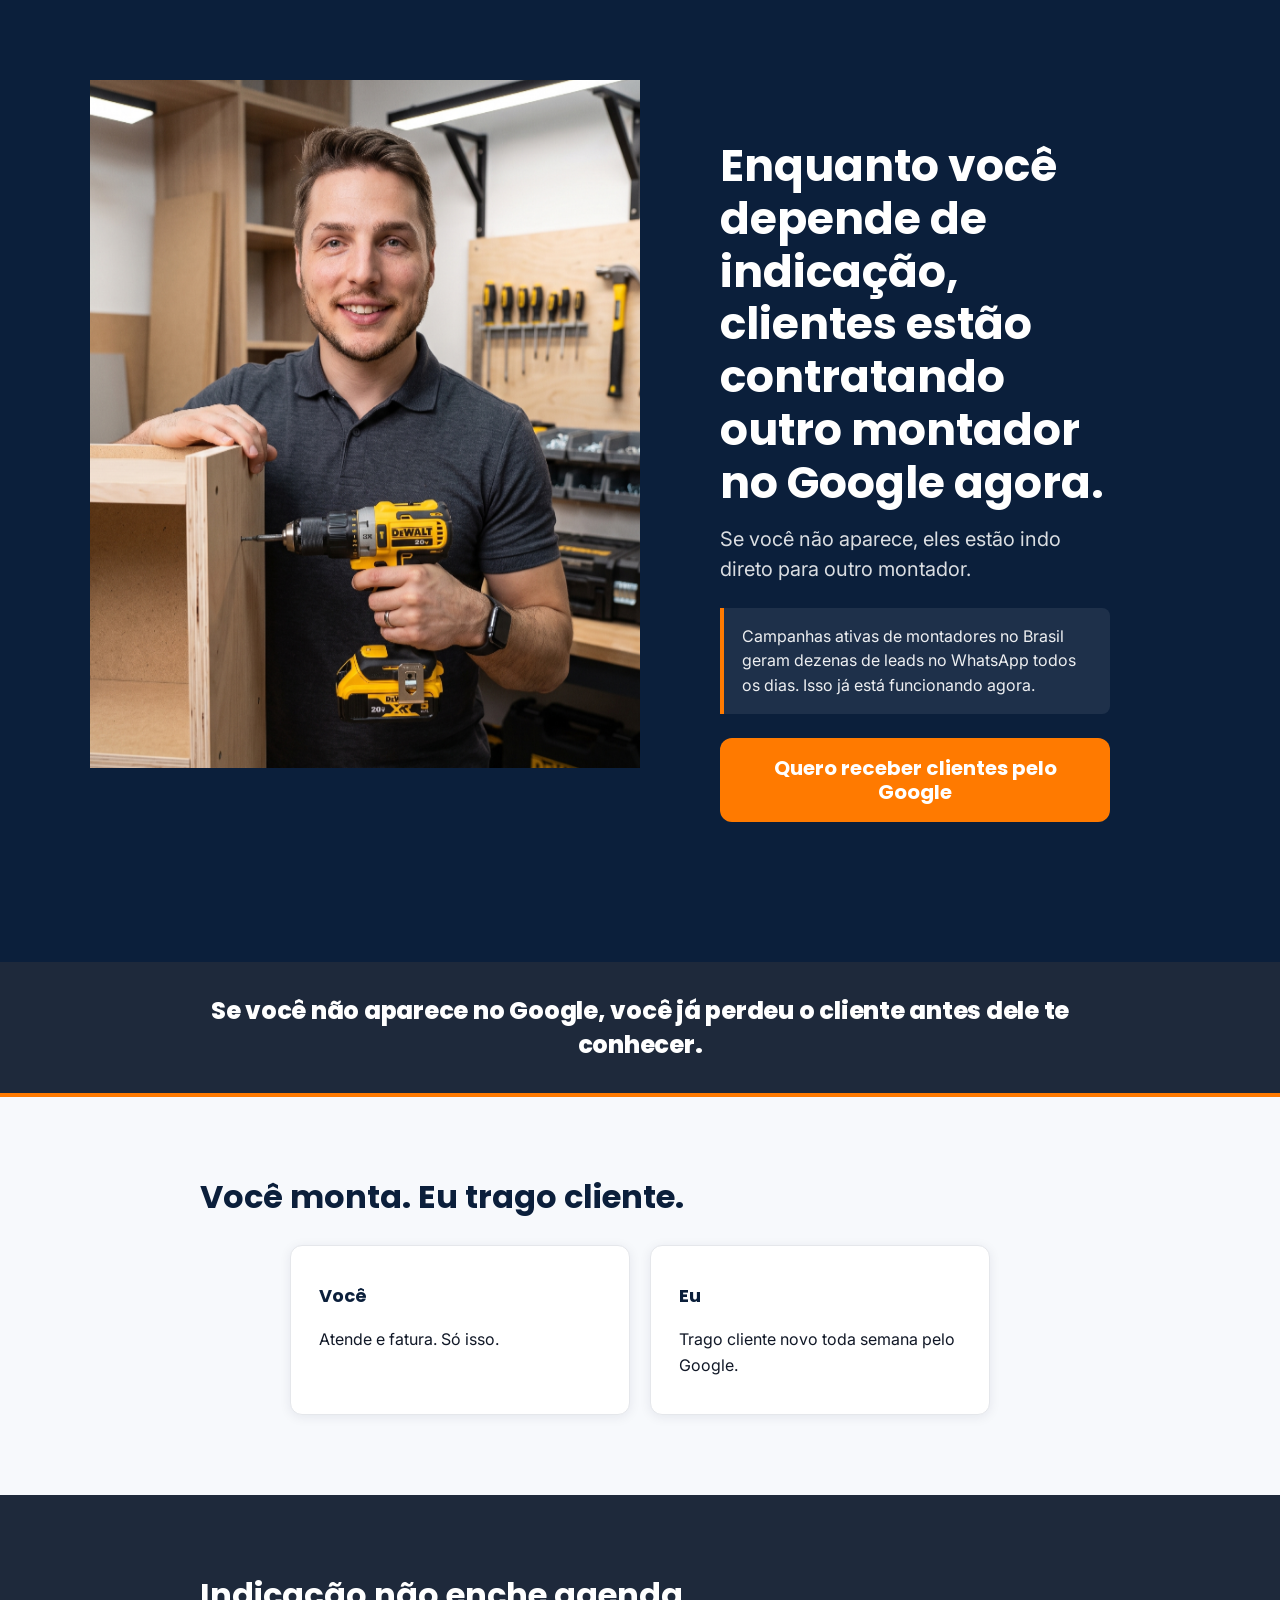
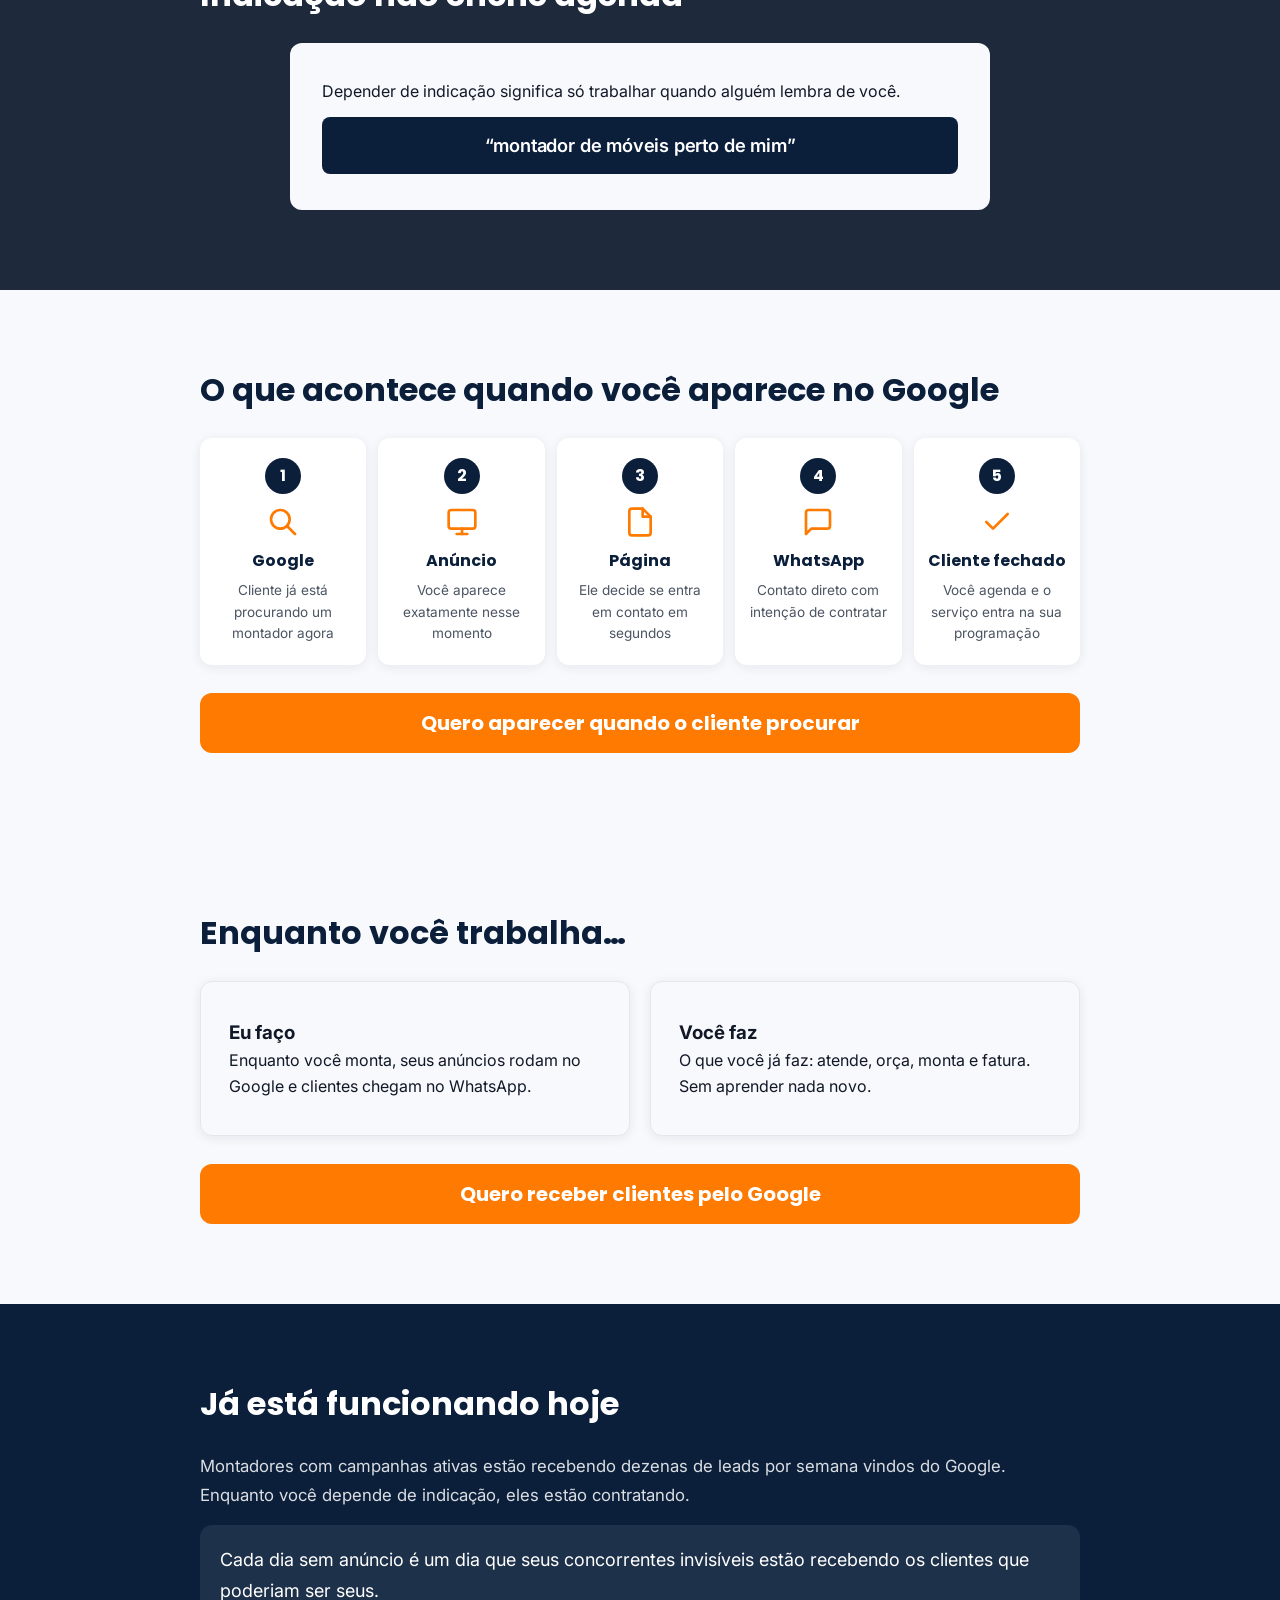
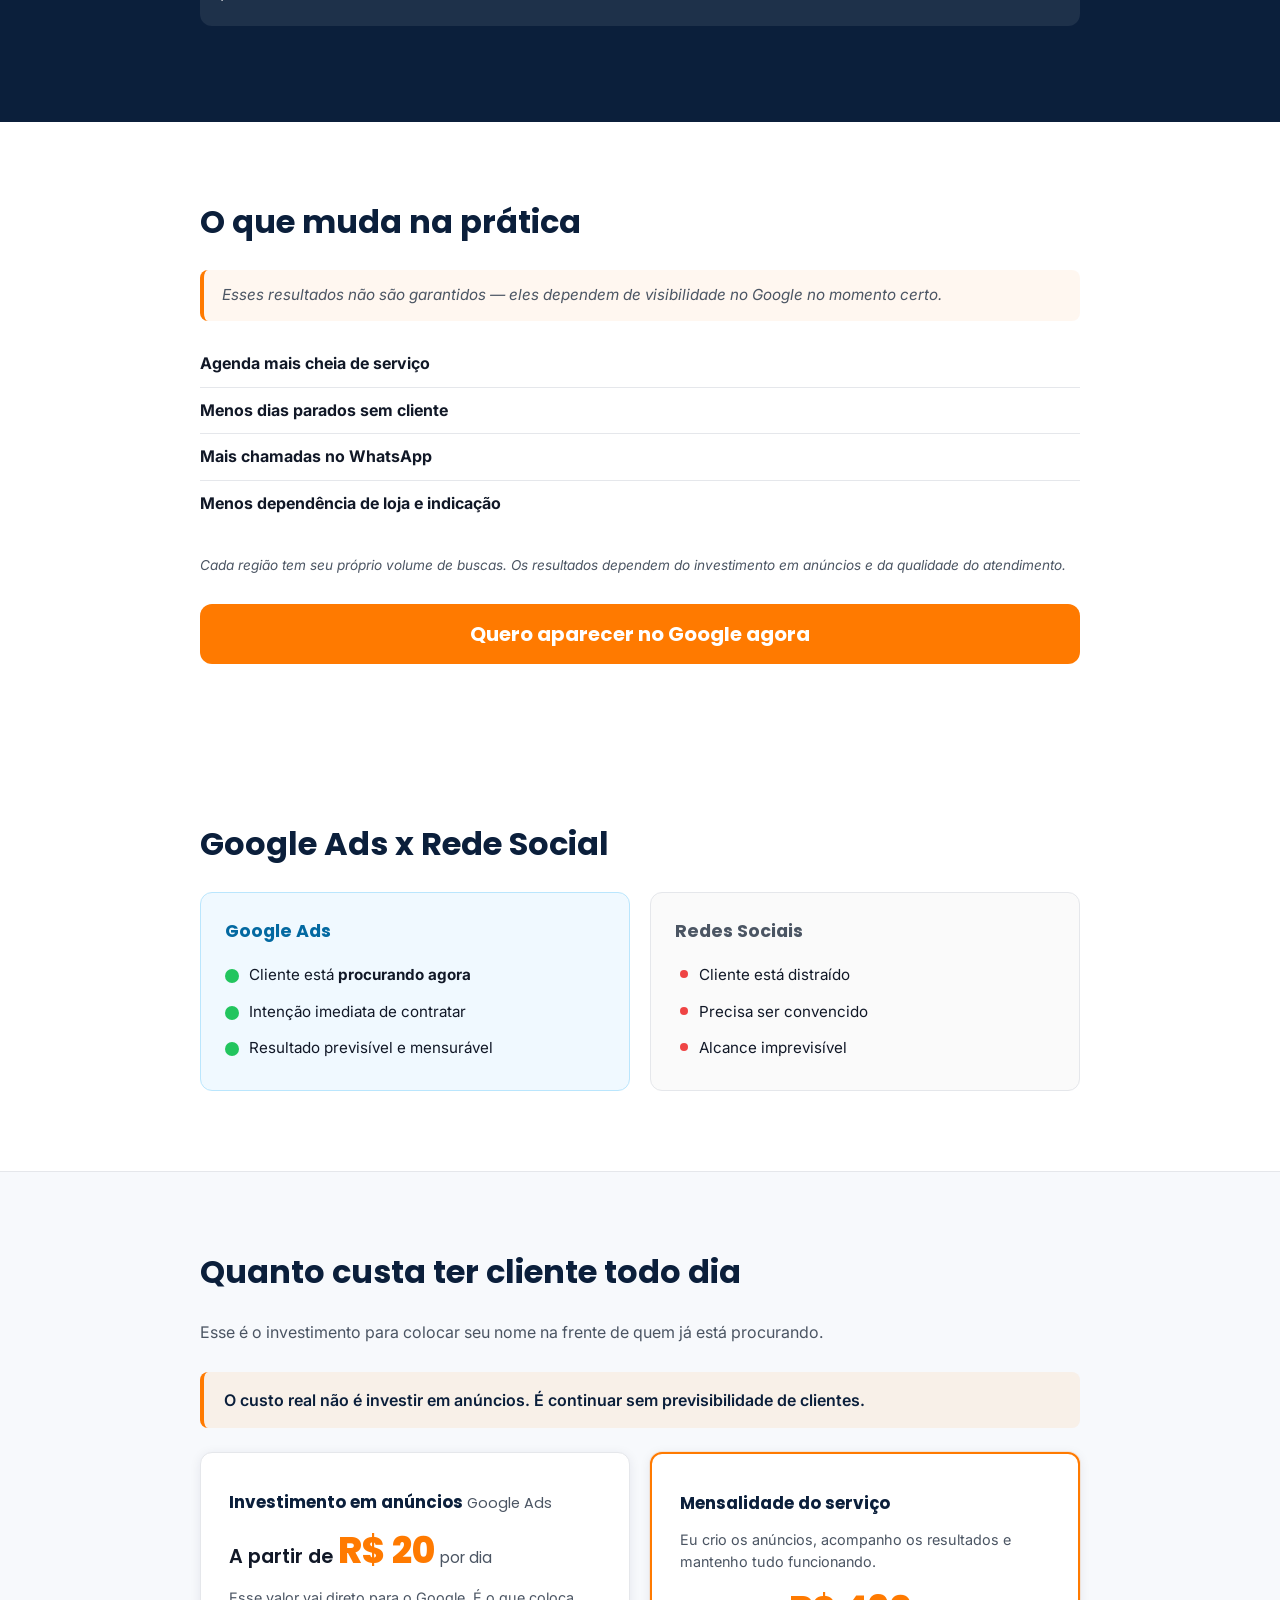
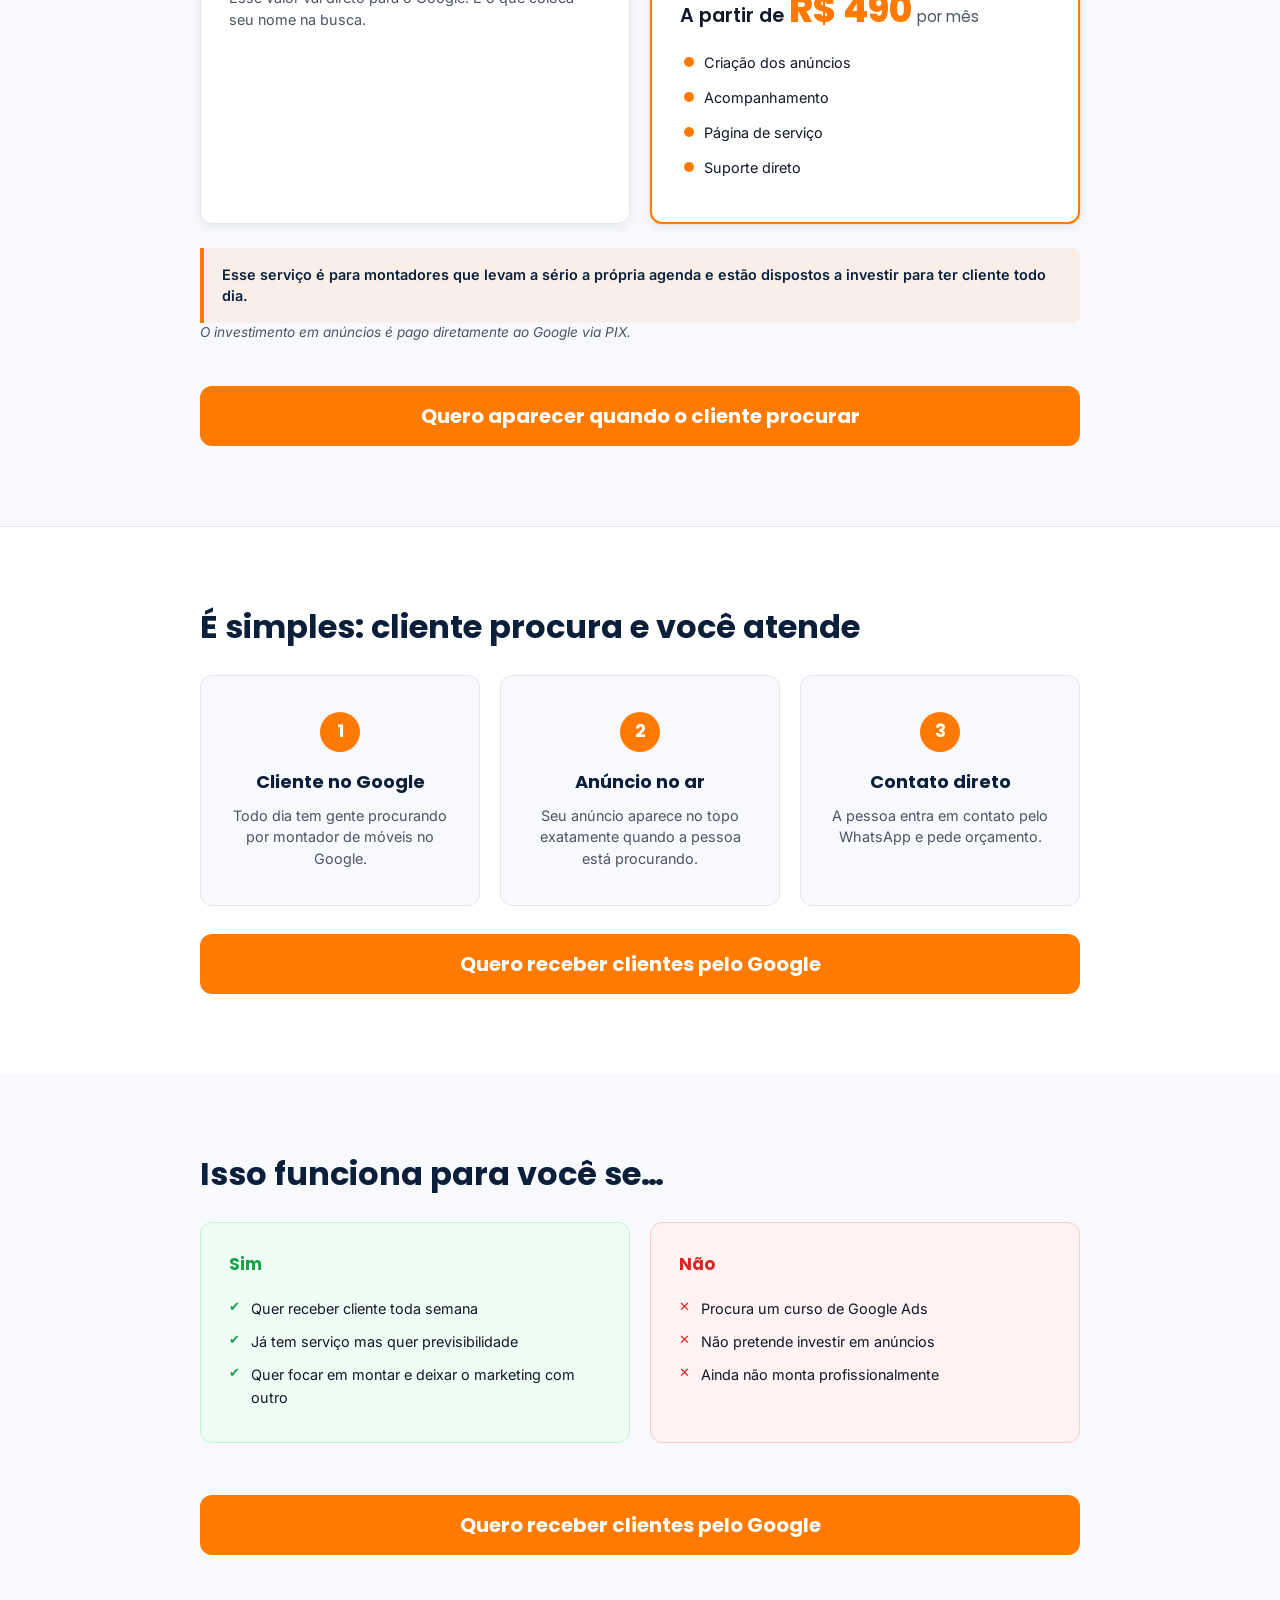
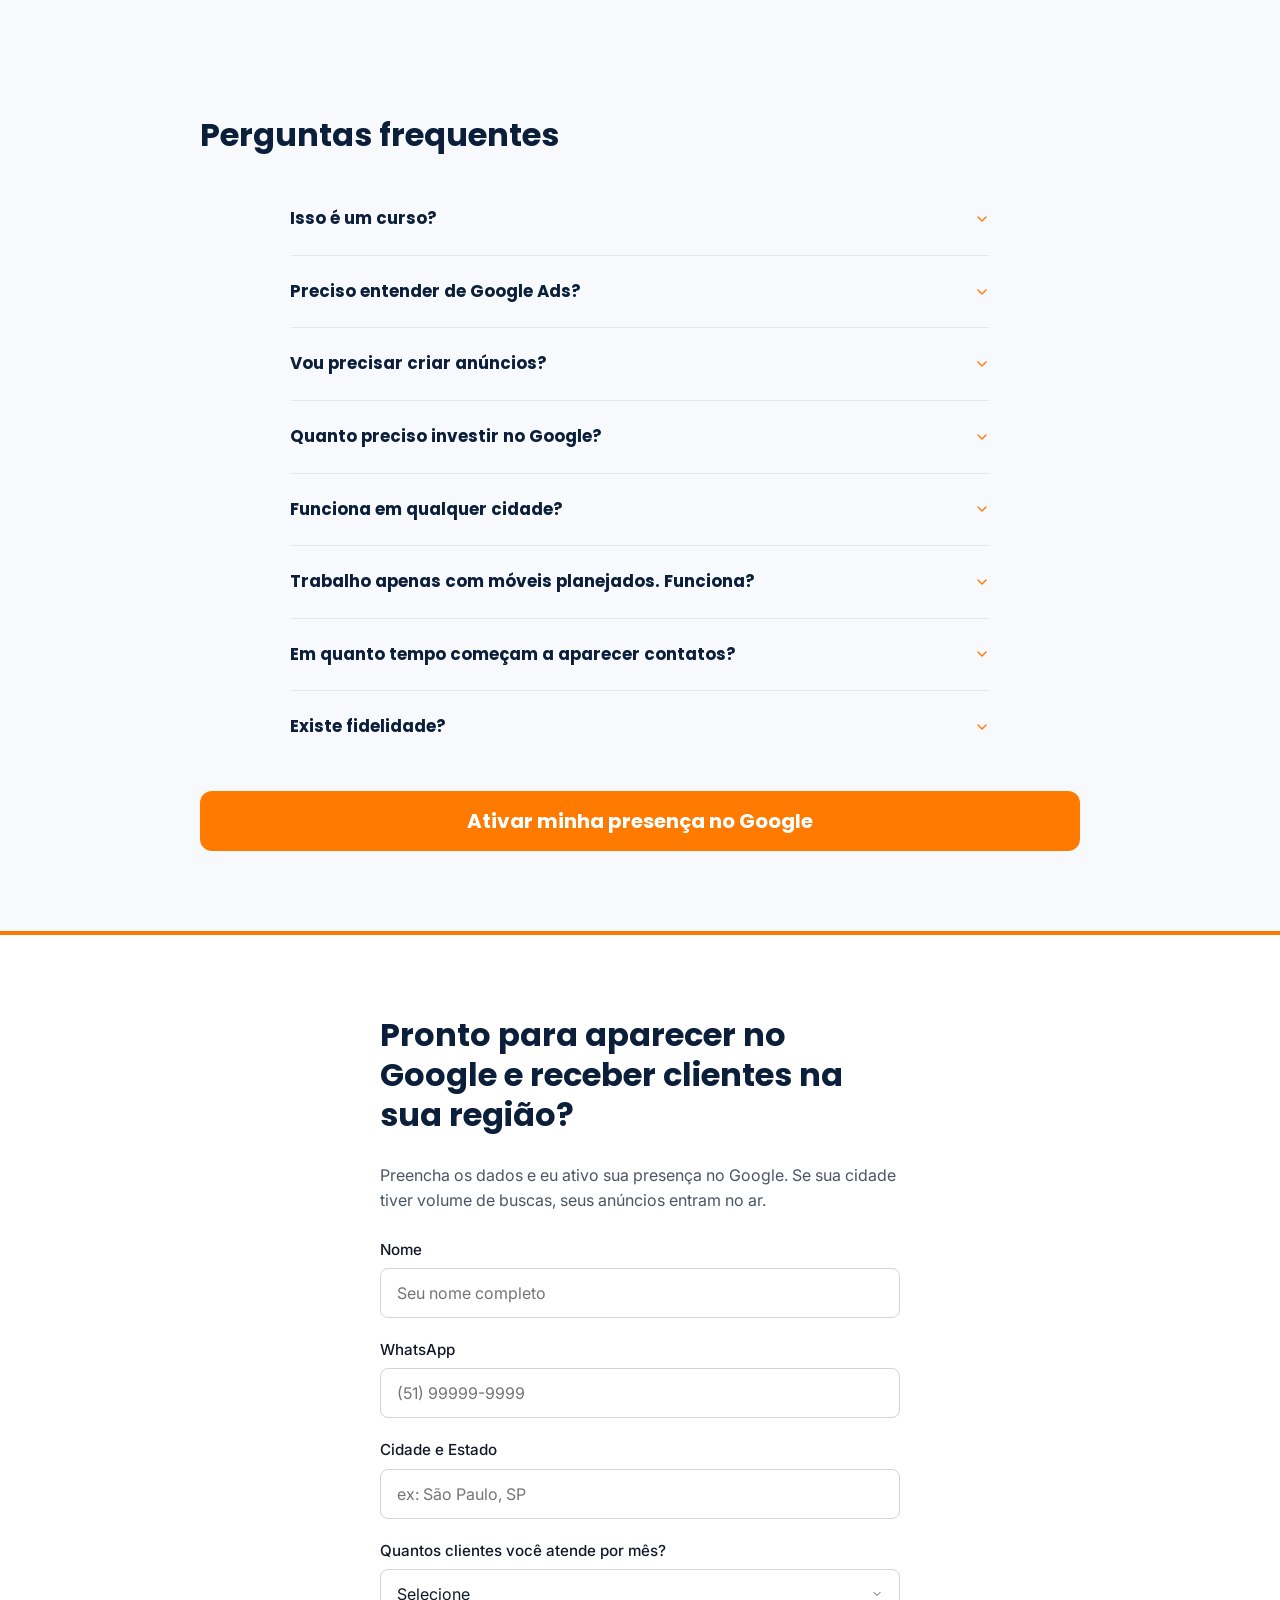
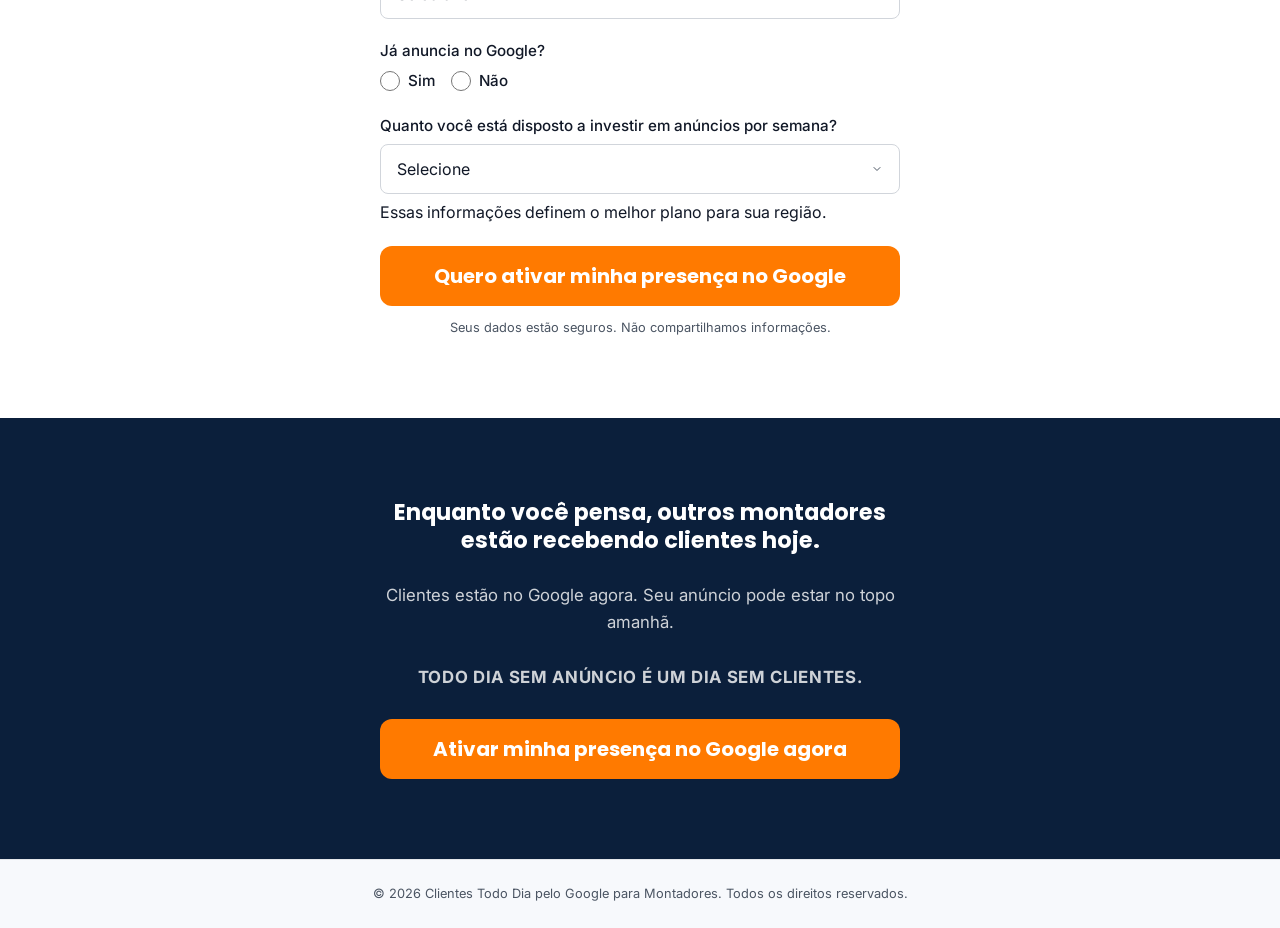
<file: index.html>
<!DOCTYPE html>
<html lang="pt-BR">
<head>
  <meta charset="UTF-8" />
  <meta name="viewport" content="width=device-width, initial-scale=1.0" />
  <title>Clientes Todo Dia pelo Google para Montadores de Móveis</title>
  <meta name="description" content="Clientes estão no Google agora procurando montador. Se você não aparece, eles contratam outro." />

  <!-- Favicons -->
  <link rel="icon" type="image/png" href="favicon.png" sizes="32x32" />
  <link rel="apple-touch-icon" href="apple-touch-icon.png" />

  <!-- Metadados de Compartilhamento (Open Graph / Facebook / WhatsApp) -->
  <meta property="og:type" content="website" />
  <meta property="og:url" content="https://ads.grupows.com/" />
  <meta property="og:title" content="Clientes Todo Dia pelo Google para Montadores de Móveis" />
  <meta property="og:description" content="Clientes estão no Google agora procurando montador. Se você não aparece, eles contratam outro." />
  <meta property="og:image" content="https://ads.grupows.com/og-image.png" />

  <!-- Metadados do Twitter / X -->
  <meta property="twitter:card" content="summary_large_image" />
  <meta property="twitter:url" content="https://ads.grupows.com/" />
  <meta property="twitter:title" content="Clientes Todo Dia pelo Google para Montadores de Móveis" />
  <meta property="twitter:description" content="Clientes estão no Google agora procurando montador. Se você não aparece, eles contratam outro." />
  <meta property="twitter:image" content="https://ads.grupows.com/og-image.png" />

  <link rel="preconnect" href="https://fonts.googleapis.com" />
  <link rel="preconnect" href="https://fonts.gstatic.com" crossorigin />
  <link href="https://fonts.googleapis.com/css2?family=Inter:wght@400;500;600&family=Poppins:wght@700;800&display=swap" rel="stylesheet" />
  <link rel="stylesheet" href="css/style.css" />
  <!-- Meta Pixel Code -->
  <script>
    !function(f,b,e,v,n,t,s)
    {if(f.fbq)return;n=f.fbq=function(){n.callMethod?
    n.callMethod.apply(n,arguments):n.queue.push(arguments)};
    if(!f._fbq)f._fbq=n;n.push=n;n.loaded=!0;n.version='2.0';
    n.queue=[];t=b.createElement(e);t.async=!0;
    t.src=v;s=b.getElementsByTagName(e)[0];
    s.parentNode.insertBefore(t,s)}(window, document,'script',
    'https://connect.facebook.net/en_US/fbevents.js');
    fbq('init', '998042103146586');
    fbq('track', 'PageView');
  </script>
  <noscript><img height="1" width="1" style="display:none"
    src="https://www.facebook.com/tr?id=998042103146586&ev=PageView&noscript=1"
  /></noscript>
  <!-- End Meta Pixel Code -->
</head>
<body>

  <section id="hero">
    <div class="hero-grid">
      <div class="hero-image">
        <img src="Hero.webp" alt="Montador de móveis profissional" width="400" height="500" />
      </div>
      <div class="hero-content">
        <h1>Enquanto você depende de indicação, clientes estão contratando outro montador no Google agora.</h1>
        <p class="hero-sub">Se você não aparece, eles estão indo direto para outro montador.</p>
        <div class="authority-badge">
          <p>Campanhas ativas de montadores no Brasil geram dezenas de leads no WhatsApp todos os dias. Isso já está funcionando agora.</p>
        </div>
        <a href="#divisao" class="cta-button">Quero receber clientes pelo Google</a>
      </div>
    </div>
  </section>

  <div class="rupture-bar">
    <div class="container">
      <p class="rupture-truth">Se você não aparece no Google, você já perdeu o cliente antes dele te conhecer.</p>
    </div>
  </div>

  <section id="divisao">
    <div class="container">
      <h2>Você monta. Eu trago cliente.</h2>
      <div class="divisao-grid">
        <div class="divisao-card">
          <h3>Você</h3>
          <p>Atende e fatura. Só isso.</p>
        </div>
        <div class="divisao-card">
          <h3>Eu</h3>
          <p>Trago cliente novo toda semana pelo Google.</p>
        </div>
      </div>
    </div>
  </section>

  <section id="problema">
    <div class="container">
      <h2>Indicação não enche agenda</h2>
      <div class="card-problema">
        <p>Depender de indicação significa só trabalhar quando alguém lembra de você.</p>
        <div class="search-highlight">&ldquo;montador de móveis perto de mim&rdquo;</div>
      </div>
    </div>
  </section>

  <section id="como-funciona">
    <div class="container">
      <h2>O que acontece quando você aparece no Google</h2>
      <div class="steps-grid">
        <div class="step-card">
          <div class="step-number">1</div>
          <div class="step-icon">
            <svg width="32" height="32" viewBox="0 0 24 24" fill="none" stroke="#FF7A00" stroke-width="2" stroke-linecap="round" stroke-linejoin="round"><circle cx="10" cy="10" r="7"/><line x1="21" y1="21" x2="15" y2="15"/></svg>
          </div>
          <h3>Google</h3>
          <p>Cliente já está procurando um montador agora</p>
        </div>

<div class="step-card">
          <div class="step-number">2</div>
          <div class="step-icon">
            <svg width="32" height="32" viewBox="0 0 24 24" fill="none" stroke="#FF7A00" stroke-width="2" stroke-linecap="round" stroke-linejoin="round"><rect x="2" y="3" width="20" height="14" rx="2"/><line x1="8" y1="21" x2="16" y2="21"/><line x1="12" y1="17" x2="12" y2="21"/></svg>
          </div>
          <h3>Anúncio</h3>
          <p>Você aparece exatamente nesse momento</p>
        </div>

<div class="step-card">
          <div class="step-number">3</div>
          <div class="step-icon">
            <svg width="32" height="32" viewBox="0 0 24 24" fill="none" stroke="#FF7A00" stroke-width="2" stroke-linecap="round" stroke-linejoin="round"><path d="M14 2H6a2 2 0 0 0-2 2v16a2 2 0 0 0 2 2h12a2 2 0 0 0 2-2V8z"/><polyline points="14 2 14 8 20 8"/></svg>
          </div>
          <h3>Página</h3>
          <p>Ele decide se entra em contato em segundos</p>
        </div>

<div class="step-card">
          <div class="step-number">4</div>
          <div class="step-icon">
            <svg width="32" height="32" viewBox="0 0 24 24" fill="none" stroke="#FF7A00" stroke-width="2" stroke-linecap="round" stroke-linejoin="round"><path d="M21 15a2 2 0 0 1-2 2H7l-4 4V5a2 2 0 0 1 2-2h14a2 2 0 0 1 2 2z"/></svg>
          </div>
          <h3>WhatsApp</h3>
          <p>Contato direto com intenção de contratar</p>
        </div>

<div class="step-card">
          <div class="step-number">5</div>
          <div class="step-icon">
            <svg width="32" height="32" viewBox="0 0 24 24" fill="none" stroke="#FF7A00" stroke-width="2" stroke-linecap="round" stroke-linejoin="round"><polyline points="20 6 9 17 4 12"/></svg>
          </div>
          <h3>Cliente fechado</h3>
          <p>Você agenda e o serviço entra na sua programação</p>
        </div>
      </div>
      <a href="#enquanto-trabalha" class="cta-button">Quero aparecer quando o cliente procurar</a>
    </div>
  </section>

  <section id="enquanto-trabalha">
    <div class="container">
      <h2>Enquanto você trabalha…</h2>
      <div class="aprender-grid">
        <div class="aprender-card">
          <h3>Eu faço</h3>
          <p>Enquanto você monta, seus anúncios rodam no Google e clientes chegam no WhatsApp.</p>
        </div>
        <div class="aprender-card">
          <h3>Você faz</h3>
          <p>O que você já faz: atende, orça, monta e fatura. Sem aprender nada novo.</p>
        </div>
      </div>
      <a href="#autoridade" class="cta-button">Quero receber clientes pelo Google</a>
    </div>
  </section>

  <section id="autoridade">
    <div class="container">
      <h2>Já está funcionando hoje</h2>
      <div class="autoridade-card">
        <p>Montadores com campanhas ativas estão recebendo dezenas de leads por semana vindos do Google. Enquanto você depende de indicação, eles estão contratando.</p>
        <p class="autoridade-destaque">Cada dia sem anúncio é um dia que seus concorrentes invisíveis estão recebendo os clientes que poderiam ser seus.</p>
      </div>
    </div>
  </section>

  <section id="resultados">
    <div class="container">
      <h2>O que muda na prática</h2>
      <p class="resultados-aviso">Esses resultados não são garantidos — eles dependem de visibilidade no Google no momento certo.</p>
      <div class="resultados-lista">
        <p><strong>Agenda mais cheia de serviço</strong></p>
        <p><strong>Menos dias parados sem cliente</strong></p>
        <p><strong>Mais chamadas no WhatsApp</strong></p>
        <p><strong>Menos dependência de loja e indicação</strong></p>
      </div>
      <p class="resultados-disclaimer">Cada região tem seu próprio volume de buscas. Os resultados dependem do investimento em anúncios e da qualidade do atendimento.</p>
      <a href="#investimento-section" class="cta-button">Quero aparecer no Google agora</a>
    </div>
  </section>

  <section id="diferenciacao">
    <div class="container">
      <h2>Google Ads x Rede Social</h2>
      <div class="dif-grid">
        <div class="dif-card dif-good">
          <h3>Google Ads</h3>
          <ul>
            <li>Cliente está <strong>procurando agora</strong></li>
            <li>Intenção imediata de contratar</li>
            <li>Resultado previsível e mensurável</li>
          </ul>
        </div>
        <div class="dif-card dif-bad">
          <h3>Redes Sociais</h3>
          <ul>
            <li>Cliente está distraído</li>
            <li>Precisa ser convencido</li>
            <li>Alcance imprevisível</li>
          </ul>
        </div>
      </div>
    </div>
  </section>

  <section id="investimento-section">
    <div class="container">
      <h2>Quanto custa ter cliente todo dia</h2>
      <p class="investimento-sub">Esse é o investimento para colocar seu nome na frente de quem já está procurando.</p>
      <p class="investimento-friccao">O custo real não é investir em anúncios. É continuar sem previsibilidade de clientes.</p>
      <div class="investimento-grid">
        <div class="investimento-card">
          <h3>Investimento em anúncios <span>Google Ads</span></h3>
          <div class="investimento-valor">A partir de <strong>R$ 20</strong> <span>por dia</span></div>
          <p>Esse valor vai direto para o Google. É o que coloca seu nome na busca.</p>
        </div>
        <div class="investimento-card investimento-destaque">
          <h3>Mensalidade do serviço</h3>
          <p class="mdi-desc">Eu crio os anúncios, acompanho os resultados e mantenho tudo funcionando.</p>
          <div class="investimento-valor">A partir de <strong>R$ 490</strong> <span>por mês</span></div>
          <ul>
            <li>Criação dos anúncios</li>
            <li>Acompanhamento</li>
            <li>Página de serviço</li>
            <li>Suporte direto</li>
          </ul>
        </div>
      </div>
      <div class="investimento-aviso">
        <p>Esse serviço é para montadores que levam a sério a própria agenda e estão dispostos a investir para ter cliente todo dia.</p>
      </div>
      <p class="investimento-info">O investimento em anúncios é pago diretamente ao Google via PIX.</p>
      <a href="#indicado" class="cta-button">Quero aparecer quando o cliente procurar</a>
    </div>
  </section>

  <section id="mdi-framework">
    <div class="container">
      <h2>É simples: cliente procura e você atende</h2>
      <div class="mdi-grid">
        <div class="mdi-card">
          <div class="mdi-step">1</div>
          <h3>Cliente no Google</h3>
          <p>Todo dia tem gente procurando por montador de móveis no Google.</p>
        </div>
        <div class="mdi-card">
          <div class="mdi-step">2</div>
          <h3>Anúncio no ar</h3>
          <p>Seu anúncio aparece no topo exatamente quando a pessoa está procurando.</p>
        </div>
        <div class="mdi-card">
          <div class="mdi-step">3</div>
          <h3>Contato direto</h3>
          <p>A pessoa entra em contato pelo WhatsApp e pede orçamento.</p>
        </div>
      </div>
      <a href="#indicado" class="cta-button">Quero receber clientes pelo Google</a>
    </div>
  </section>

  <section id="indicado">
    <div class="container">
      <h2>Isso funciona para você se…</h2>
      <div class="qualificacao-grid">
        <div class="qualificacao-card positivo">
          <h3>Sim</h3>
          <ul>
            <li>Quer receber cliente toda semana</li>
            <li>Já tem serviço mas quer previsibilidade</li>
            <li>Quer focar em montar e deixar o marketing com outro</li>
          </ul>
        </div>
        <div class="qualificacao-card negativo">
          <h3>Não</h3>
          <ul>
            <li>Procura um curso de Google Ads</li>
            <li>Não pretende investir em anúncios</li>
            <li>Ainda não monta profissionalmente</li>
          </ul>
        </div>
      </div>
      <a href="#faq" class="cta-button">Quero receber clientes pelo Google</a>
    </div>
  </section>

  <section id="faq">
    <div class="container">
      <h2>Perguntas frequentes</h2>
      <div class="faq-list">
        <div class="faq-item">
          <div class="faq-question" role="button" tabindex="0">
            <h3>Isso é um curso?</h3>
            <span class="faq-icon">
              <svg width="16" height="16" viewBox="0 0 24 24" fill="none" stroke="currentColor" stroke-width="2" stroke-linecap="round" stroke-linejoin="round"><polyline points="6 9 12 15 18 9"/></svg>
            </span>
          </div>
          <div class="faq-answer"><p>Não. Você não precisa aprender Google Ads. Você não precisa criar anúncios. Você não precisa configurar campanhas. Enquanto você continua trabalhando como montador de móveis, eu faço toda a parte responsável por gerar novos clientes através do Google.</p></div>
        </div>
        <div class="faq-item">
          <div class="faq-question" role="button" tabindex="0">
            <h3>Preciso entender de Google Ads?</h3>
            <span class="faq-icon">
              <svg width="16" height="16" viewBox="0 0 24 24" fill="none" stroke="currentColor" stroke-width="2" stroke-linecap="round" stroke-linejoin="round"><polyline points="6 9 12 15 18 9"/></svg>
            </span>
          </div>
          <div class="faq-answer"><p>Não. Eu configuro, acompanho e otimizo toda a operação.</p></div>
        </div>
        <div class="faq-item">
          <div class="faq-question" role="button" tabindex="0">
            <h3>Vou precisar criar anúncios?</h3>
            <span class="faq-icon">
              <svg width="16" height="16" viewBox="0 0 24 24" fill="none" stroke="currentColor" stroke-width="2" stroke-linecap="round" stroke-linejoin="round"><polyline points="6 9 12 15 18 9"/></svg>
            </span>
          </div>
          <div class="faq-answer"><p>Não. Eu crio e cuido de tudo.</p></div>
        </div>
        <div class="faq-item">
          <div class="faq-question" role="button" tabindex="0">
            <h3>Quanto preciso investir no Google?</h3>
            <span class="faq-icon">
              <svg width="16" height="16" viewBox="0 0 24 24" fill="none" stroke="currentColor" stroke-width="2" stroke-linecap="round" stroke-linejoin="round"><polyline points="6 9 12 15 18 9"/></svg>
            </span>
          </div>
          <div class="faq-answer"><p>A partir de aproximadamente R$20 por dia, dependendo da demanda da sua região.</p></div>
        </div>
        <div class="faq-item">
          <div class="faq-question" role="button" tabindex="0">
            <h3>Funciona em qualquer cidade?</h3>
            <span class="faq-icon">
              <svg width="16" height="16" viewBox="0 0 24 24" fill="none" stroke="currentColor" stroke-width="2" stroke-linecap="round" stroke-linejoin="round"><polyline points="6 9 12 15 18 9"/></svg>
            </span>
          </div>
          <div class="faq-answer"><p>Na maioria das cidades brasileiras, sim. Se sua região tiver volume de buscas, seus anúncios entram no ar.</p></div>
        </div>
        <div class="faq-item">
          <div class="faq-question" role="button" tabindex="0">
            <h3>Trabalho apenas com móveis planejados. Funciona?</h3>
            <span class="faq-icon">
              <svg width="16" height="16" viewBox="0 0 24 24" fill="none" stroke="currentColor" stroke-width="2" stroke-linecap="round" stroke-linejoin="round"><polyline points="6 9 12 15 18 9"/></svg>
            </span>
          </div>
          <div class="faq-answer"><p>O foco do serviço é montagem de móveis convencionais. Dependendo da região também podem surgir contatos relacionados a planejados.</p></div>
        </div>
        <div class="faq-item">
          <div class="faq-question" role="button" tabindex="0">
            <h3>Em quanto tempo começam a aparecer contatos?</h3>
            <span class="faq-icon">
              <svg width="16" height="16" viewBox="0 0 24 24" fill="none" stroke="currentColor" stroke-width="2" stroke-linecap="round" stroke-linejoin="round"><polyline points="6 9 12 15 18 9"/></svg>
            </span>
          </div>
          <div class="faq-answer"><p>Em algumas regiões os primeiros contatos podem aparecer já no primeiro dia.</p></div>
        </div>
        <div class="faq-item">
          <div class="faq-question" role="button" tabindex="0">
            <h3>Existe fidelidade?</h3>
            <span class="faq-icon">
              <svg width="16" height="16" viewBox="0 0 24 24" fill="none" stroke="currentColor" stroke-width="2" stroke-linecap="round" stroke-linejoin="round"><polyline points="6 9 12 15 18 9"/></svg>
            </span>
          </div>
          <div class="faq-answer"><p>Não. Permanece quem está satisfeito com os resultados e com o serviço prestado.</p></div>
        </div>
      </div>
      <a href="#form-section" class="cta-button">Ativar minha presença no Google</a>
    </div>
  </section>

  <section id="form-section">
    <div class="container">
      <h2>Pronto para aparecer no Google e receber clientes na sua região?</h2>
      <p class="form-intro">Preencha os dados e eu ativo sua presença no Google. Se sua cidade tiver volume de buscas, seus anúncios entram no ar.</p>
      <form id="lead-form" novalidate>
        <div class="form-group">
          <label for="nome">Nome</label>
          <input type="text" id="nome" name="nome" required autocomplete="name" placeholder="Seu nome completo" />
          <span class="error-msg"></span>
        </div>
        <div class="form-group">
          <label for="telefone">WhatsApp</label>
          <input type="tel" id="telefone" name="telefone" required placeholder="(51) 99999-9999" />
          <span class="error-msg"></span>
        </div>
        <div class="form-group">
          <label for="cidade">Cidade e Estado</label>
          <input type="text" id="cidade" name="cidade" required placeholder="ex: São Paulo, SP" />
          <span class="error-msg"></span>
        </div>
        <div class="form-group">
          <label for="clientes">Quantos clientes você atende por mês?</label>
          <select id="clientes" name="clientes" required>
            <option value="">Selecione</option>
            <option value="menos-30">Menos de 30</option>
            <option value="30-45">De 30 a 45 clientes</option>
            <option value="45-60">De 45 a 60 clientes</option>
            <option value="mais-60">Mais de 60 clientes</option>
          </select>
          <span class="error-msg"></span>
        </div>
        <div class="form-group">
          <label>Já anuncia no Google?</label>
          <div class="radio-group">
            <label class="radio-label">
              <input type="radio" name="anuncia" value="Sim" required />
              <span>Sim</span>
            </label>
            <label class="radio-label">
              <input type="radio" name="anuncia" value="Não" />
              <span>Não</span>
            </label>
          </div>
          <span class="error-msg">Selecione Sim ou Não</span>
        </div>
        <div class="form-group">
          <label for="investimento">Quanto você está disposto a investir em anúncios por semana?</label>
          <select id="investimento" name="investimento">
            <option value="">Selecione</option>
            <option value="nao-tenho-dinheiro">Não tenho dinheiro para investir</option>
            <option value="ate-140-semana">Até R$ 140 por semana</option>
            <option value="140-250-semana">De R$ 140 a R$ 250 por semana</option>
            <option value="mais-300-semana">Mais de R$ 300 por semana</option>
          </select>
          <p class="form-help">Essas informações definem o melhor plano para sua região.</p>
          <span class="error-msg"></span>
        </div>
        <button type="submit" class="cta-button">Quero ativar minha presença no Google</button>
        <p class="form-disclaimer">Seus dados estão seguros. Não compartilhamos informações.</p>
      </form>
      <div id="form-success" class="hidden">
        <div class="success-icon">
          <svg width="48" height="48" viewBox="0 0 24 24" fill="none" stroke="#22C55E" stroke-width="2" stroke-linecap="round" stroke-linejoin="round"><path d="M22 11.08V12a10 10 0 1 1-5.93-9.14"/><polyline points="22 4 12 14.01 9 11.01"/></svg>
        </div>
        <h3>Recebemos suas informações!</h3>
        <p>Em instantes você será redirecionado para o WhatsApp.</p>
      </div>
      <div id="form-thanks" class="hidden">
        <div class="success-icon">
          <svg width="48" height="48" viewBox="0 0 24 24" fill="none" stroke="#0B1F3B" stroke-width="2" stroke-linecap="round" stroke-linejoin="round"><path d="M22 11.08V12a10 10 0 1 1-5.93-9.14"/><polyline points="22 4 12 14.01 9 11.01"/></svg>
        </div>
        <h3>Obrigado pelo contato!</h3>
        <p>Seu contato foi registrado. Quando estiver pronto para investir em anúncios, me procure.</p>
      </div>
    </div>
  </section>

  <section id="cta-final">
    <div class="container">
      <h2>Enquanto você pensa, outros montadores estão recebendo clientes hoje.</h2>
      <p>Clientes estão no Google agora. Seu anúncio pode estar no topo amanhã.</p>
      <p class="cta-urgency">Todo dia sem anúncio é um dia sem clientes.</p>
      <a href="#form-section" class="cta-button">Ativar minha presença no Google agora</a>
    </div>
  </section>

  <footer>
    <div class="container">
      <p>&copy; 2026 Clientes Todo Dia pelo Google para Montadores. Todos os direitos reservados.</p>
    </div>
  </footer>

  <script src="js/main.js"></script>
</body>
</html>
</file>
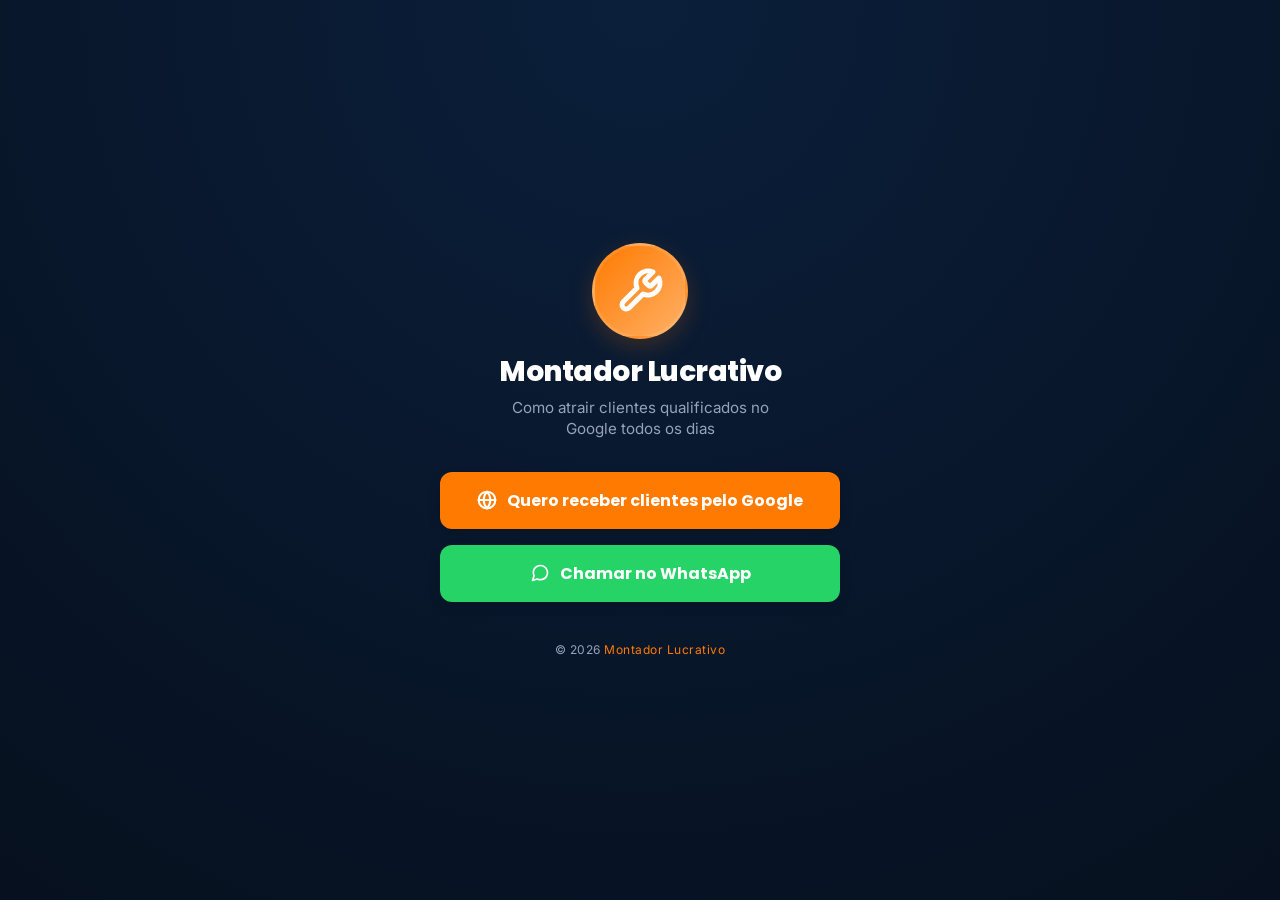
<file: bio/index.html>
<!DOCTYPE html>
<html lang="pt-BR">
<head>
  <meta charset="UTF-8" />
  <meta name="viewport" content="width=device-width, initial-scale=1.0" />
  <title>Montador Lucrativo — Links</title>
  
  <!-- Fontes Premium -->
  <link rel="preconnect" href="https://fonts.googleapis.com" />
  <link rel="preconnect" href="https://fonts.gstatic.com" crossorigin />
  <link href="https://fonts.googleapis.com/css2?family=Inter:wght@400;500;600&family=Poppins:wght@700;800&display=swap" rel="stylesheet" />

  <style>
    :root {
      --bg-dark: #06101E;
      --bg-gradient: radial-gradient(circle at top, #0B1F3B 0%, #06101E 100%);
      --accent: #FF7A00;
      --accent-hover: #E06E00;
      --whatsapp: #25D366;
      --whatsapp-hover: #20BA56;
      --text-white: #FFFFFF;
      --text-muted: #94A3B8;
      --card-glass: rgba(255, 255, 255, 0.05);
      --border-glass: rgba(255, 255, 255, 0.1);
      --font-heading: 'Poppins', sans-serif;
      --font-body: 'Inter', sans-serif;
      --radius: 12px;
    }

    *, *::before, *::after {
      box-sizing: border-box;
      margin: 0;
      padding: 0;
    }

    body {
      font-family: var(--font-body);
      background: var(--bg-gradient);
      background-attachment: fixed;
      color: var(--text-white);
      min-height: 100vh;
      display: flex;
      flex-direction: column;
      align-items: center;
      justify-content: center;
      padding: 30px 20px;
      -webkit-font-smoothing: antialiased;
    }

    .container {
      width: 100%;
      max-width: 400px;
      text-align: center;
      display: flex;
      flex-direction: column;
      align-items: center;
    }

    /* Avatar e Cabeçalho */
    .profile {
      margin-bottom: 32px;
    }

    .avatar-placeholder {
      width: 96px;
      height: 96px;
      border-radius: 50%;
      background: linear-gradient(135deg, var(--accent) 0%, #FFB066 100%);
      margin: 0 auto 16px;
      display: flex;
      align-items: center;
      justify-content: center;
      box-shadow: 0 8px 24px rgba(255, 122, 0, 0.2);
      border: 3px solid rgba(255, 255, 255, 0.1);
    }

    .avatar-icon {
      width: 48px;
      height: 48px;
      stroke: var(--text-white);
    }

    h1 {
      font-family: var(--font-heading);
      font-size: 1.75rem;
      font-weight: 800;
      line-height: 1.2;
      margin-bottom: 8px;
      letter-spacing: -0.5px;
    }

    .subtitle {
      font-size: 0.95rem;
      color: var(--text-muted);
      line-height: 1.4;
      max-width: 280px;
      margin: 0 auto;
    }

    /* Links / Botões */
    .links-wrapper {
      width: 100%;
      display: flex;
      flex-direction: column;
      gap: 16px;
      margin-bottom: 40px;
    }

    .btn {
      display: inline-flex;
      align-items: center;
      justify-content: center;
      width: 100%;
      min-height: 56px;
      padding: 16px 24px;
      border-radius: var(--radius);
      font-family: var(--font-heading);
      font-weight: 700;
      font-size: 1rem;
      text-decoration: none;
      transition: all 0.2s ease-in-out;
      border: none;
      cursor: pointer;
      text-align: center;
      box-shadow: 0 4px 12px rgba(0, 0, 0, 0.15);
      gap: 10px;
    }

    /* Efeito suave de hover */
    .btn:hover, .btn:active {
      transform: translateY(-2px);
      box-shadow: 0 6px 20px rgba(0, 0, 0, 0.25);
    }

    /* Botão 1 - Landing Page (Laranja) */
    .btn-primary {
      background: var(--accent);
      color: var(--text-white);
    }

    .btn-primary:hover, .btn-primary:active {
      background: var(--accent-hover);
    }

    /* Botão 2 - WhatsApp (Verde) */
    .btn-secondary {
      background: var(--whatsapp);
      color: var(--text-white);
    }

    .btn-secondary:hover, .btn-secondary:active {
      background: var(--whatsapp-hover);
    }

    /* Rodapé */
    footer {
      margin-top: auto;
      font-size: 0.75rem;
      color: var(--text-muted);
      letter-spacing: 0.5px;
    }

    footer a {
      color: var(--accent);
      text-decoration: none;
    }

    /* Responsividade */
    @media (max-height: 600px) {
      .profile {
        margin-bottom: 20px;
      }
      .avatar-placeholder {
        width: 80px;
        height: 80px;
        margin-bottom: 12px;
      }
      h1 {
        font-size: 1.5rem;
      }
      .links-wrapper {
        gap: 12px;
        margin-bottom: 24px;
      }
    }
  </style>
</head>
<body>

  <div class="container">
    
    <!-- Perfil -->
    <div class="profile">
      <div class="avatar-placeholder">
        <!-- Ícone de Maleta / Ferramentas em SVG representando o montador -->
        <svg class="avatar-icon" viewBox="0 0 24 24" fill="none" stroke-width="2.5" stroke-linecap="round" stroke-linejoin="round">
          <path d="M14.7 6.3a1 1 0 0 0 0 1.4l1.6 1.6a1 1 0 0 0 1.4 0l3.77-3.77a6 6 0 0 1-7.94 7.94l-6.91 6.91a2.12 2.12 0 0 1-3-3l6.91-6.91a6 6 0 0 1 7.94-7.94l-3.76 3.76z"/>
        </svg>
      </div>
      <h1>Montador Lucrativo</h1>
      <p class="subtitle">Como atrair clientes qualificados no Google todos os dias</p>
    </div>

    <!-- Botões -->
    <div class="links-wrapper">
      
      <!-- Botão 1: Site / Landing Page principal -->
      <a href="https://ads.grupows.com/instagram" class="btn btn-primary">
        <svg width="20" height="20" viewBox="0 0 24 24" fill="none" stroke="currentColor" stroke-width="2.5" stroke-linecap="round" stroke-linejoin="round">
          <circle cx="12" cy="12" r="10"/>
          <line x1="2" y1="12" x2="22" y2="12"/>
          <path d="M12 2a15.3 15.3 0 0 1 4 10 15.3 15.3 0 0 1-4 10 15.3 15.3 0 0 1-4-10 15.3 15.3 0 0 1 4-10z"/>
        </svg>
        Quero receber clientes pelo Google
      </a>

      <!-- Botão 2: WhatsApp Direto -->
      <a href="https://wa.me/5551980168744?text=Ol%C3%A1%2C%20te%20encontrei%20no%20instagram%2C%20gostaria%3A" class="btn btn-secondary">
        <!-- Ícone do WhatsApp em SVG -->
        <svg width="20" height="20" viewBox="0 0 24 24" fill="none" stroke="currentColor" stroke-width="2" stroke-linecap="round" stroke-linejoin="round">
          <path d="M21 11.5a8.38 8.38 0 0 1-.9 3.8 8.5 8.5 0 0 1-7.6 4.7 8.38 8.38 0 0 1-3.8-.9L3 21l1.9-5.7a8.38 8.38 0 0 1-.9-3.8 8.5 8.5 0 0 1 4.7-7.6 8.38 8.38 0 0 1 3.8-.9h.5a8.48 8.48 0 0 1 8 8v.5z"/>
        </svg>
        Chamar no WhatsApp
      </a>

    </div>

    <!-- Rodapé -->
    <footer>
      <p>© 2026 <a href="https://ads.grupows.com/">Montador Lucrativo</a></p>
    </footer>

  </div>

</body>
</html>
</file>
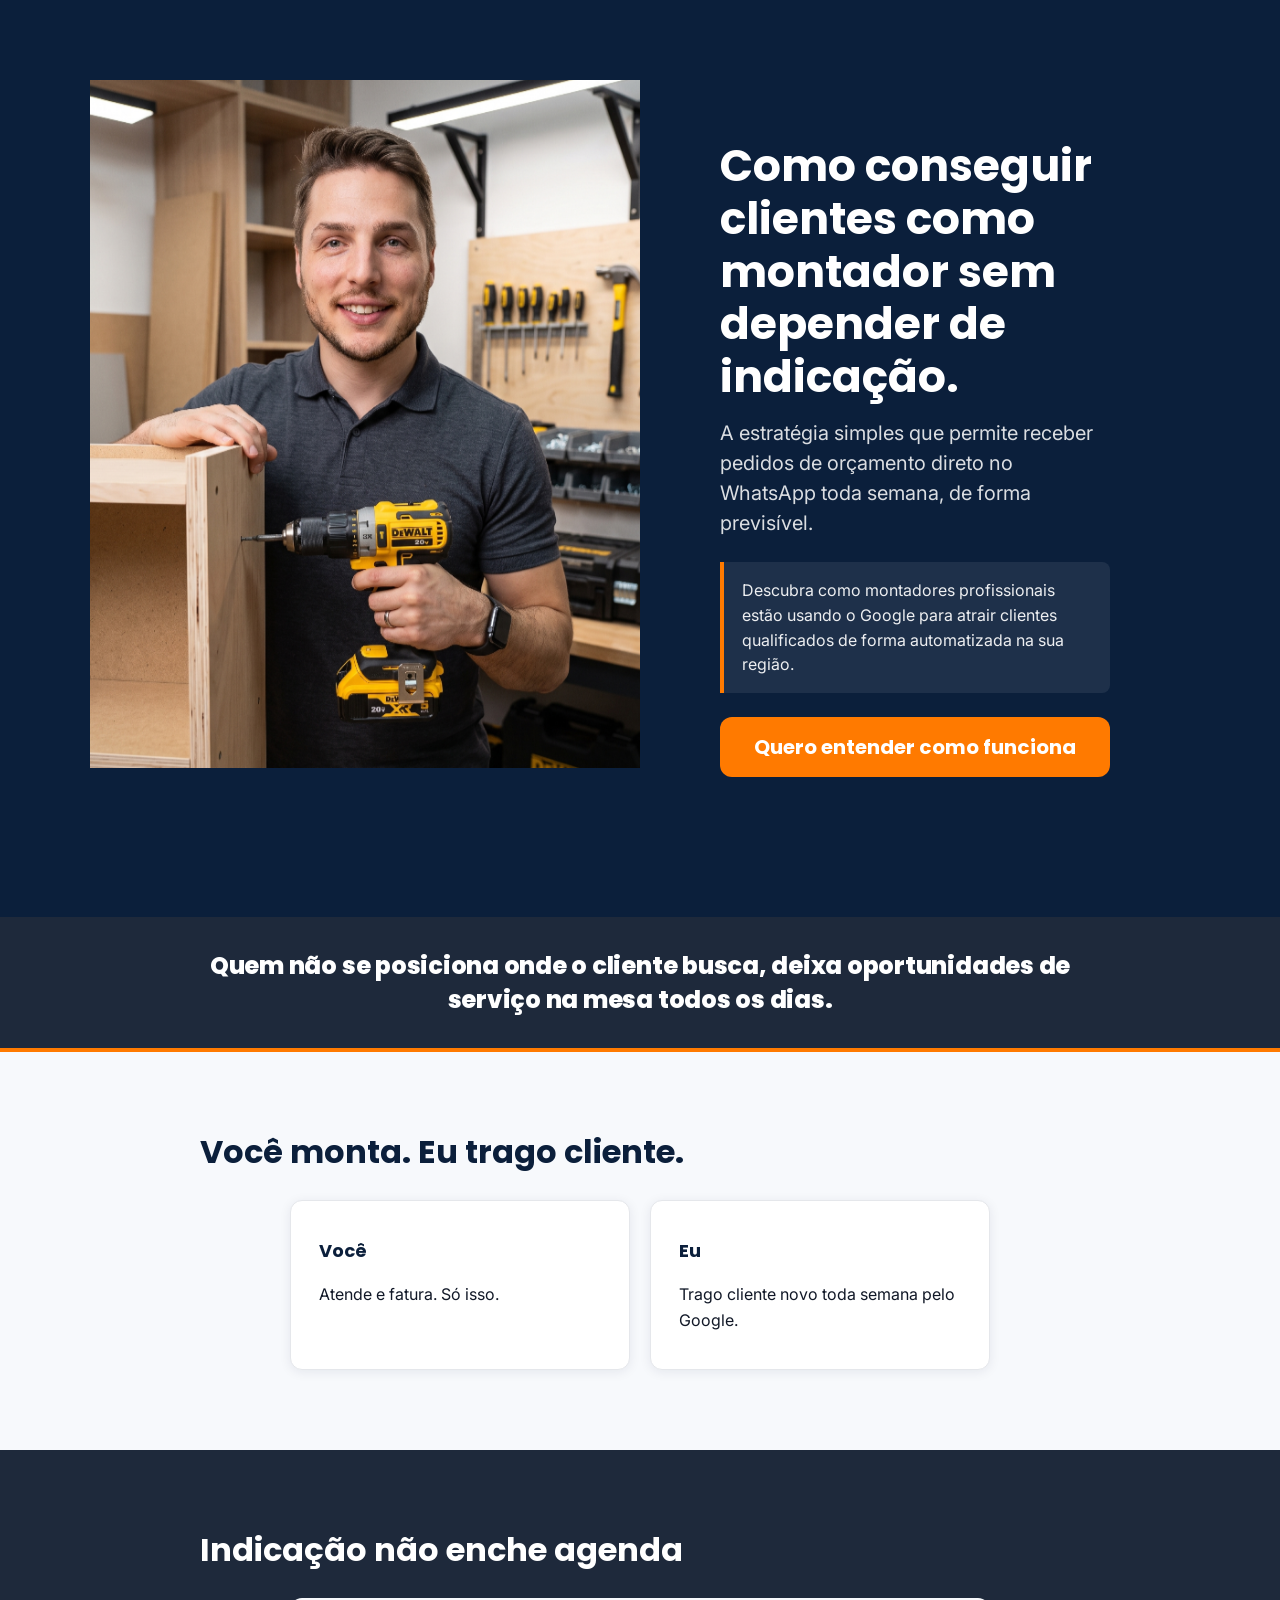
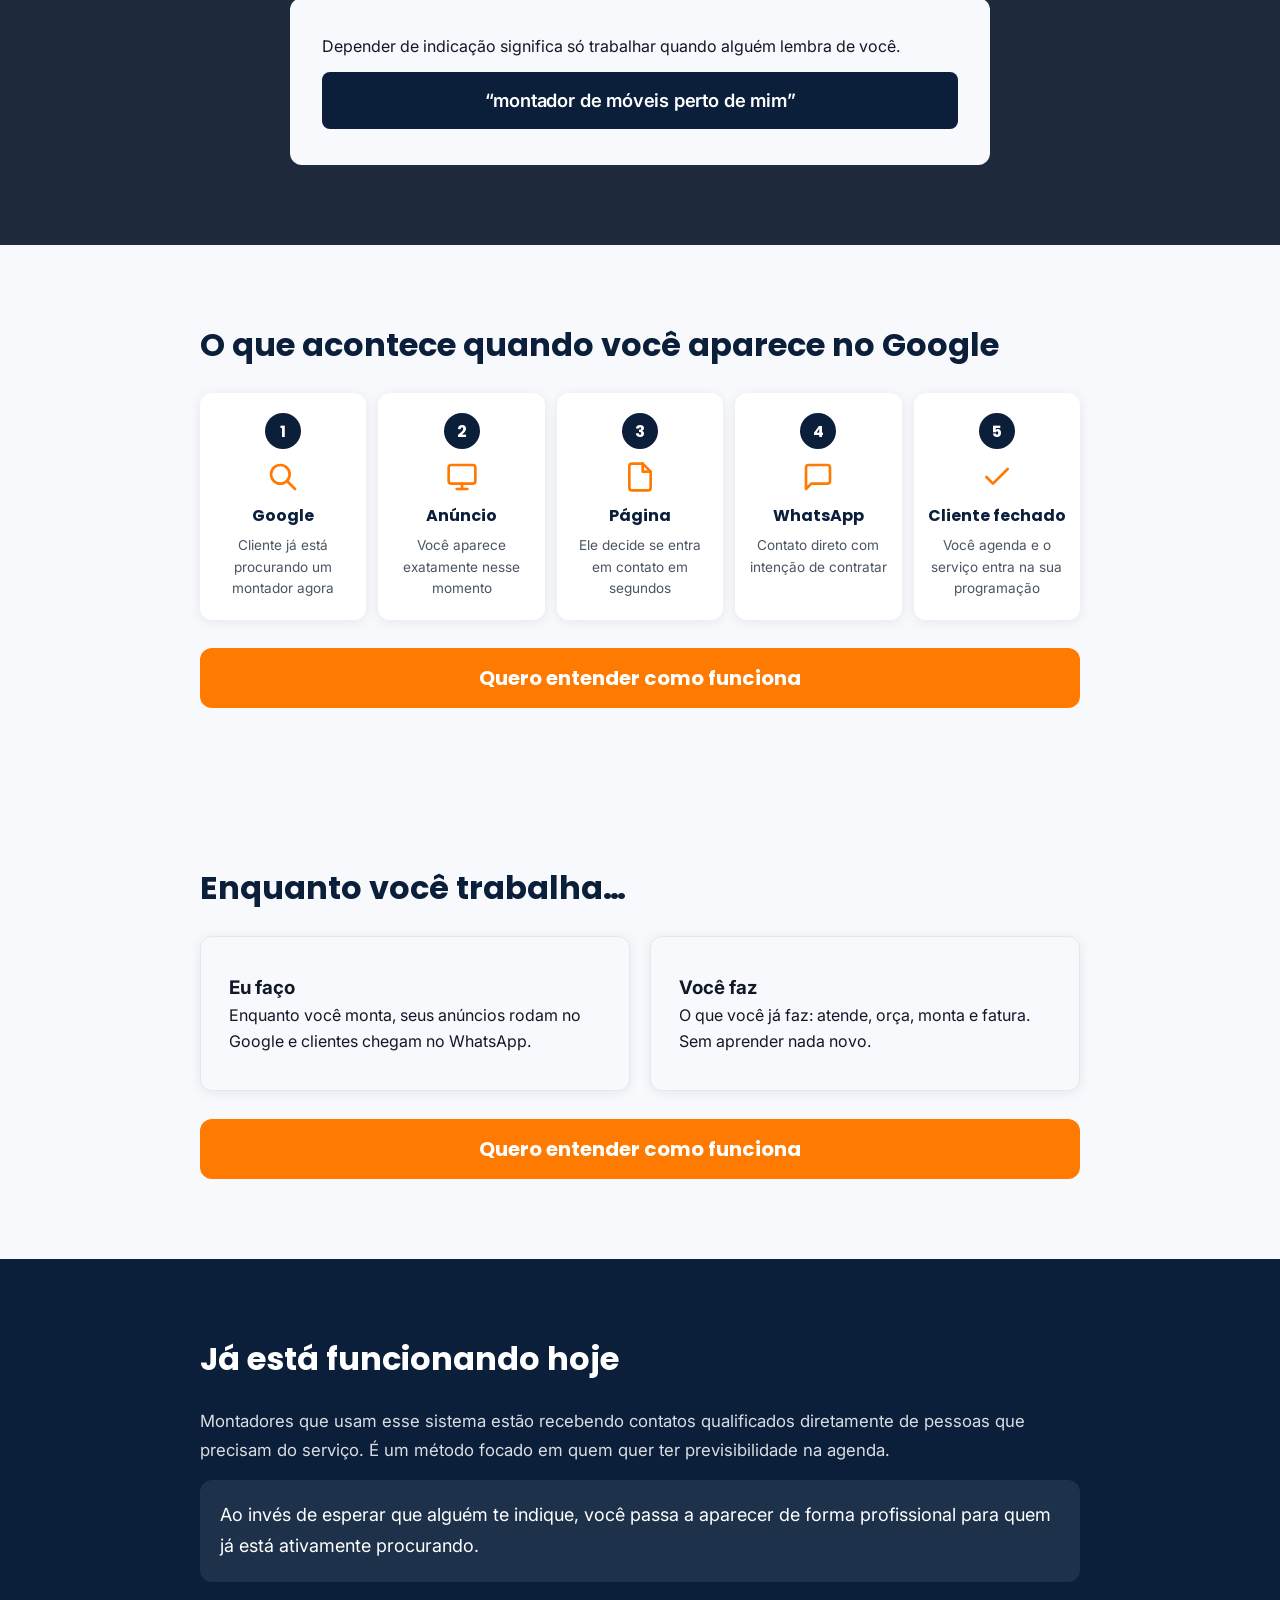
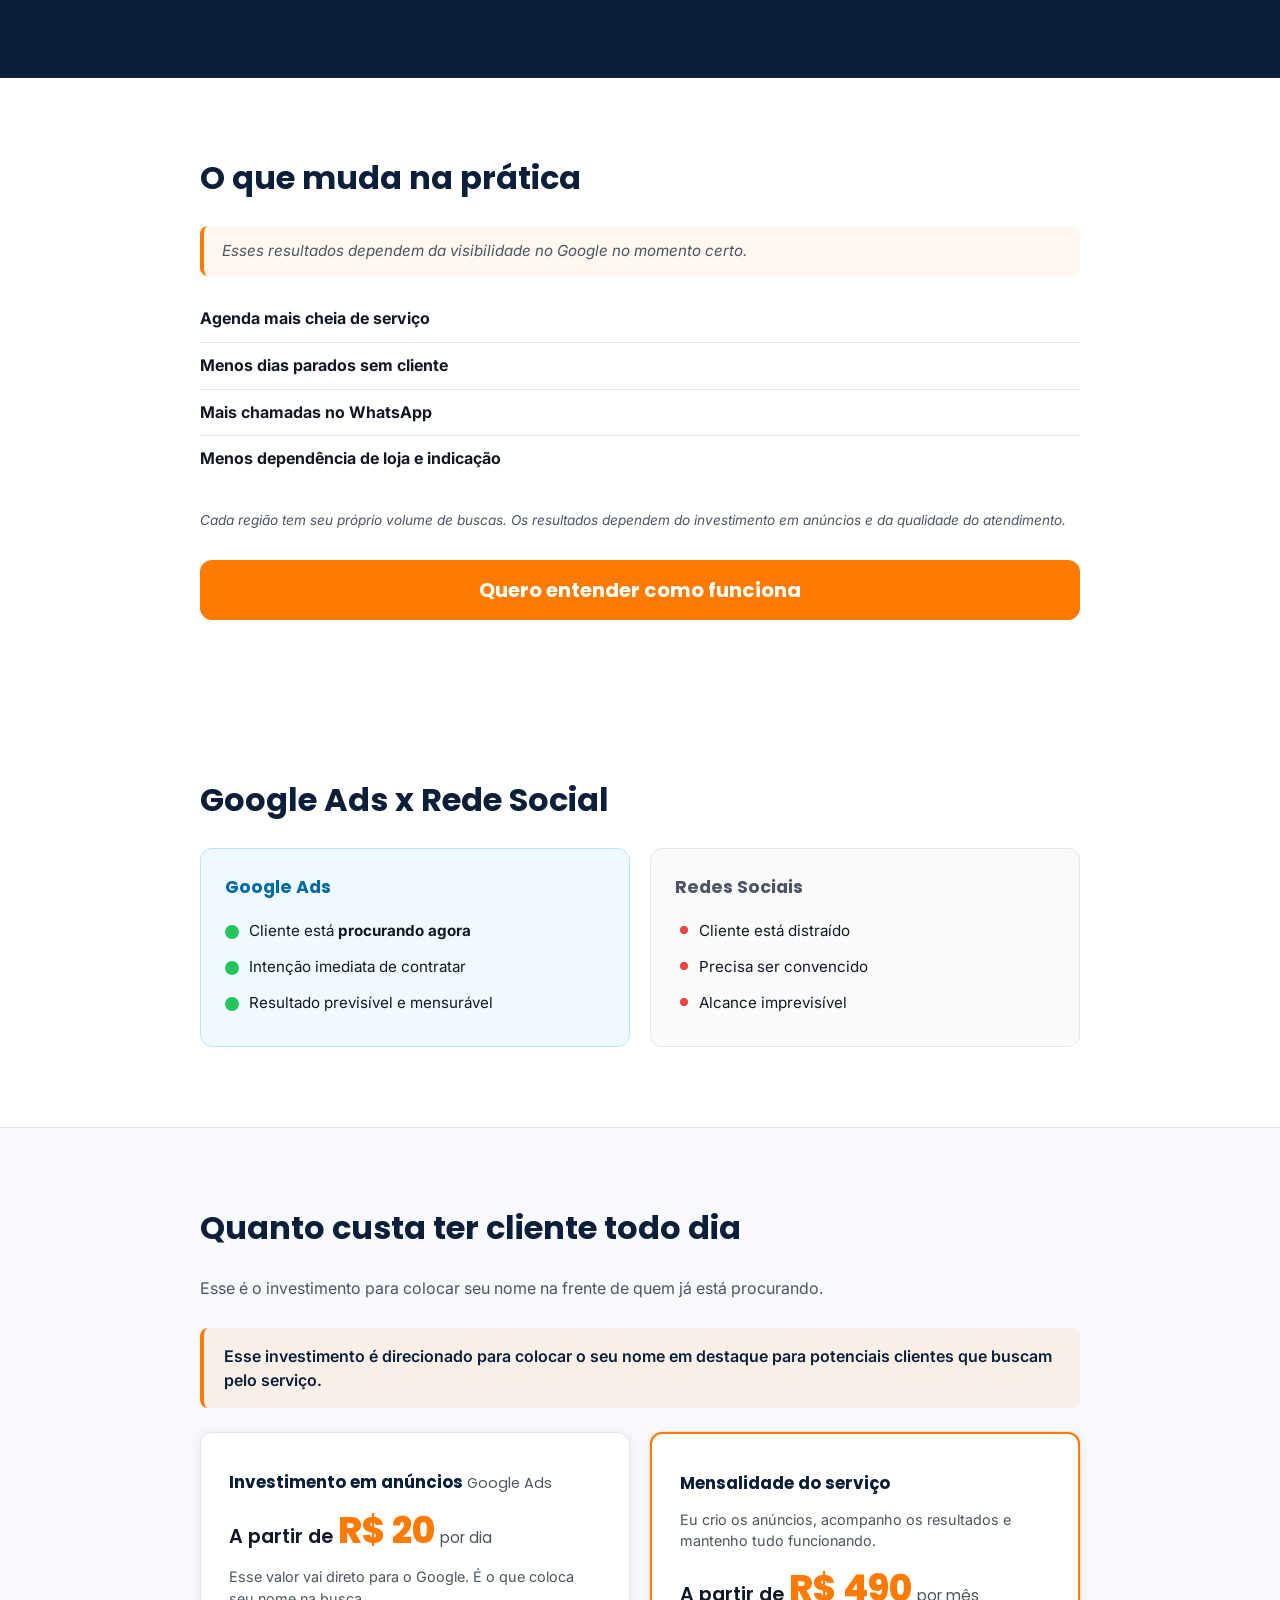
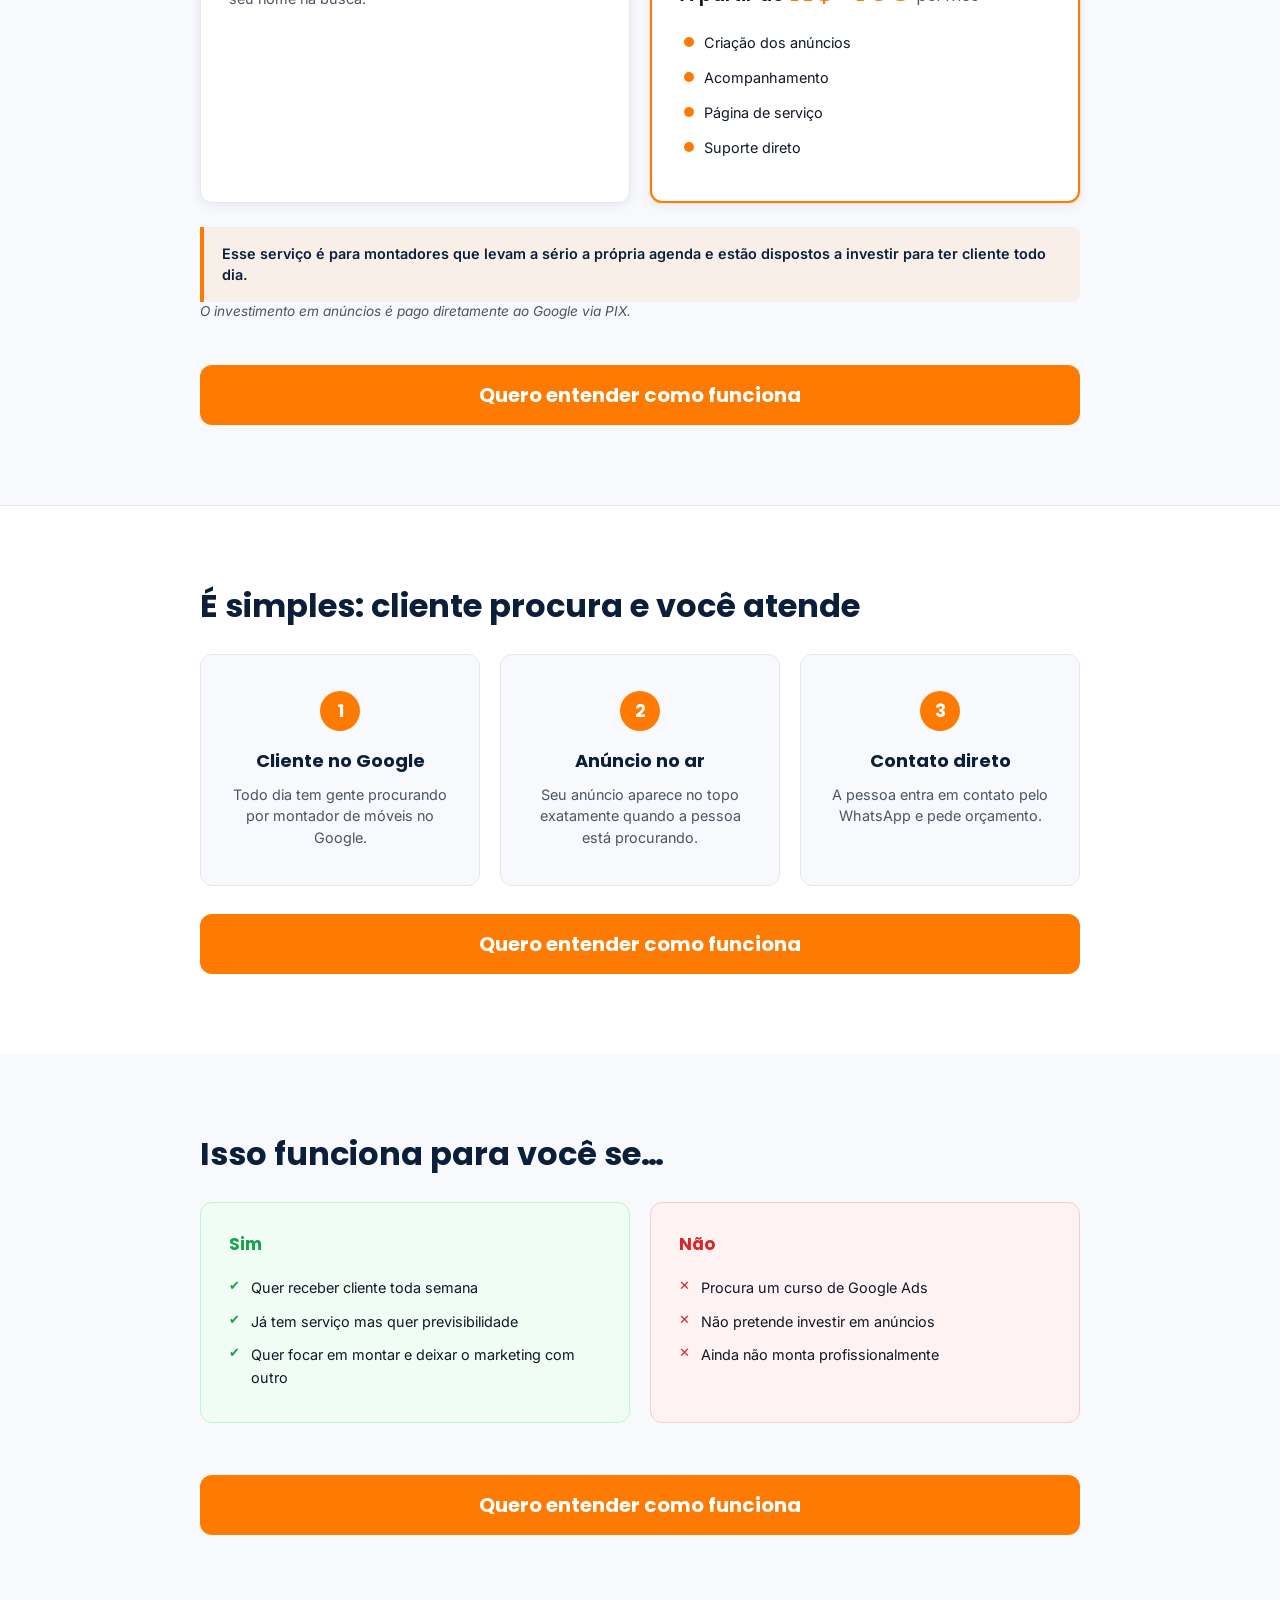
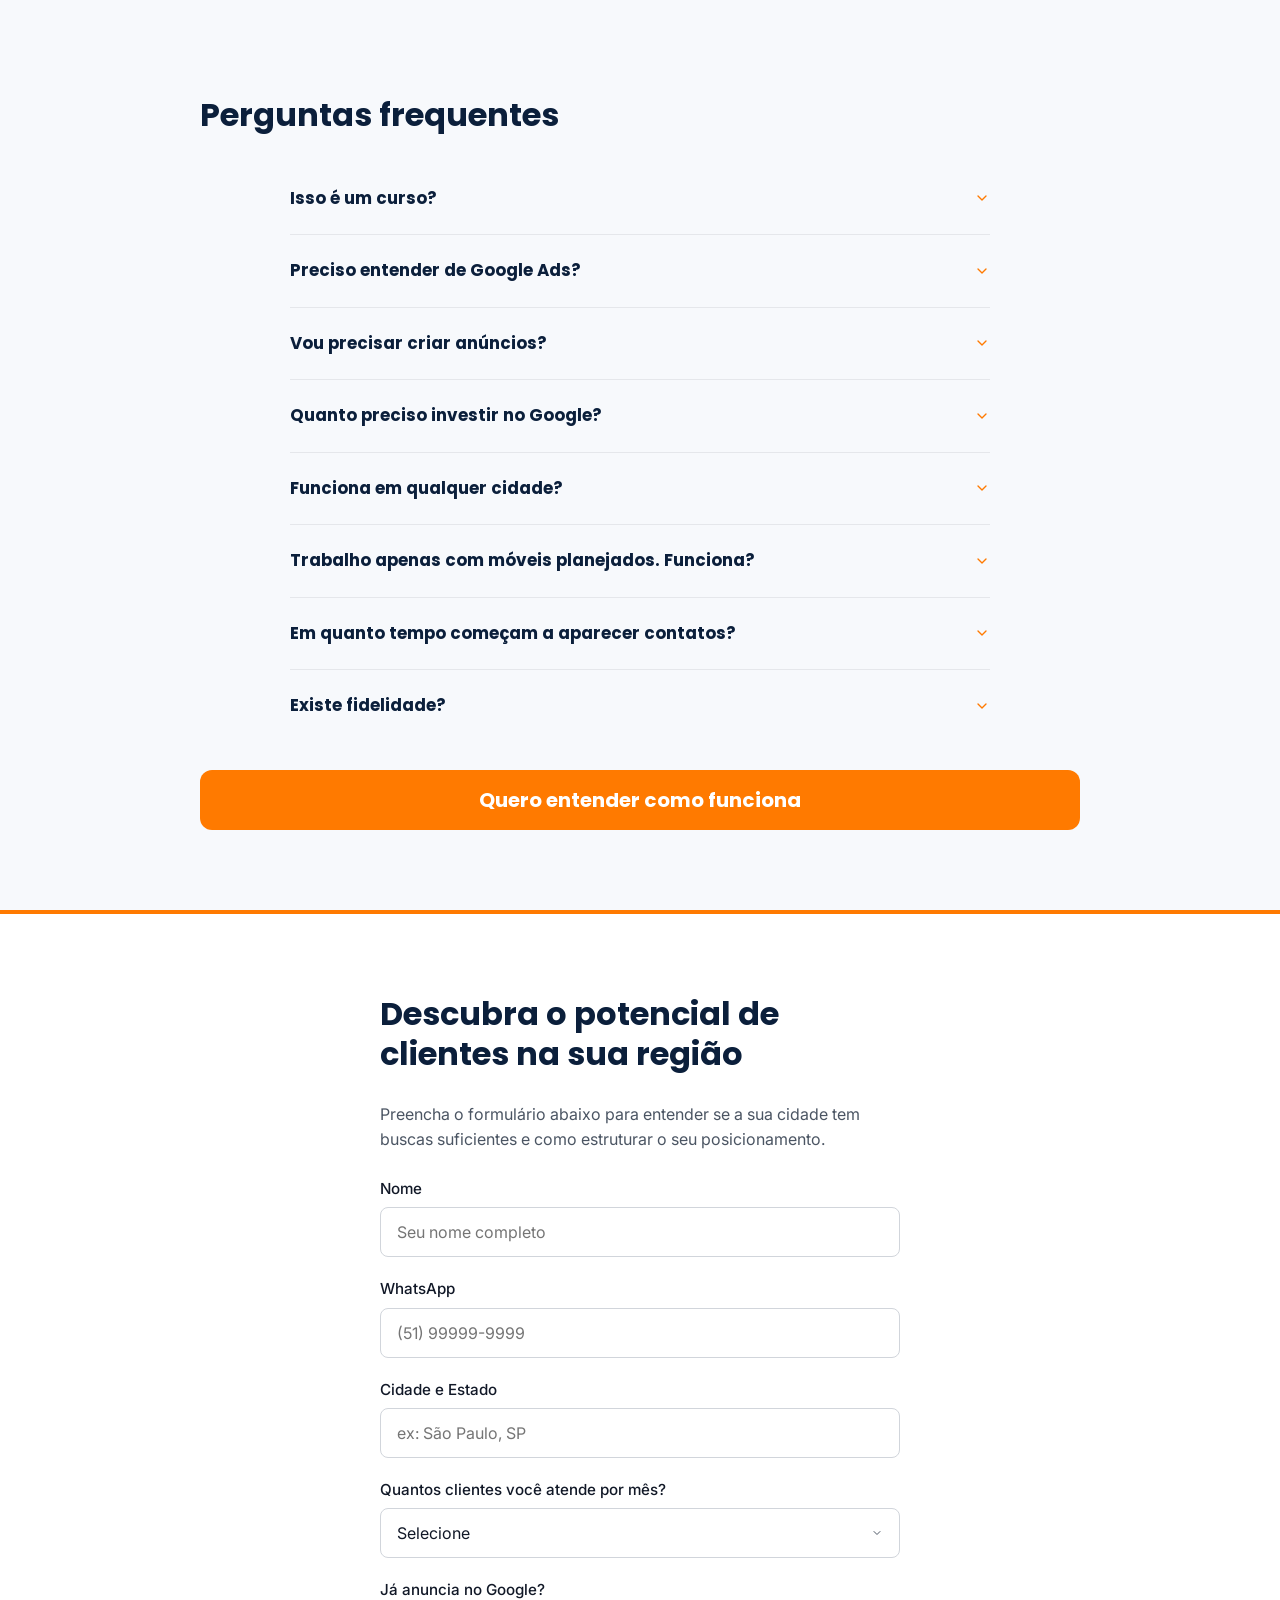
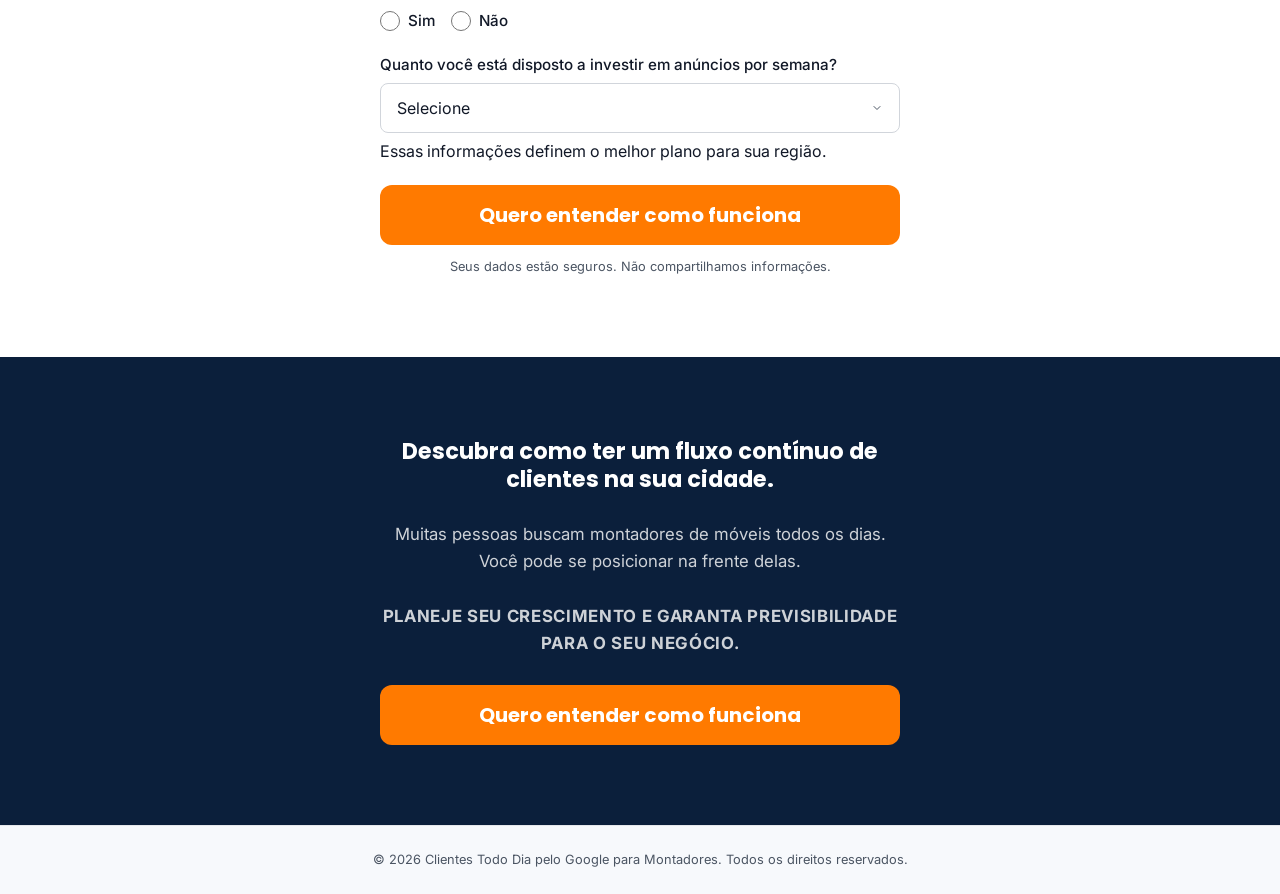
<file: instagram/index.html>
<!DOCTYPE html>
<html lang="pt-BR">
<head>
  <meta charset="UTF-8" />
  <meta name="viewport" content="width=device-width, initial-scale=1.0" />
  <title>Como Conseguir Clientes como Montador sem Depender de Indicação</title>
  <meta name="description" content="Conheça a estratégia que permite a montadores profissionais atraírem pedidos de orçamento direto no WhatsApp usando o Google." />

  <!-- Favicons -->
  <link rel="icon" type="image/png" href="../favicon.png" sizes="32x32" />
  <link rel="apple-touch-icon" href="../apple-touch-icon.png" />

  <!-- Metadados de Compartilhamento (Open Graph / Facebook / WhatsApp) -->
  <meta property="og:type" content="website" />
  <meta property="og:url" content="https://ads.grupows.com/instagram/" />
  <meta property="og:title" content="Como Conseguir Clientes como Montador sem Depender de Indicação" />
  <meta property="og:description" content="Conheça a estratégia que permite a montadores profissionais atraírem pedidos de orçamento direto no WhatsApp usando o Google." />
  <meta property="og:image" content="https://ads.grupows.com/og-image.png" />

  <!-- Metadados do Twitter / X -->
  <meta property="twitter:card" content="summary_large_image" />
  <meta property="twitter:url" content="https://ads.grupows.com/instagram/" />
  <meta property="twitter:title" content="Como Conseguir Clientes como Montador sem Depender de Indicação" />
  <meta property="twitter:description" content="Conheça a estratégia que permite a montadores profissionais atraírem pedidos de orçamento direto no WhatsApp usando o Google." />
  <meta property="twitter:image" content="https://ads.grupows.com/og-image.png" />

  <link rel="preconnect" href="https://fonts.googleapis.com" />
  <link rel="preconnect" href="https://fonts.gstatic.com" crossorigin />
  <link href="https://fonts.googleapis.com/css2?family=Inter:wght@400;500;600&family=Poppins:wght@700;800&display=swap" rel="stylesheet" />
  <link rel="stylesheet" href="../css/style.css" />
  <!-- Meta Pixel Code -->
  <script>
    !function(f,b,e,v,n,t,s)
    {if(f.fbq)return;n=f.fbq=function(){n.callMethod?
    n.callMethod.apply(n,arguments):n.queue.push(arguments)};
    if(!f._fbq)f._fbq=n;n.push=n;n.loaded=!0;n.version='2.0';
    n.queue=[];t=b.createElement(e);t.async=!0;
    t.src=v;s=b.getElementsByTagName(e)[0];
    s.parentNode.insertBefore(t,s)}(window, document,'script',
    'https://connect.facebook.net/en_US/fbevents.js');
    fbq('init', '998042103146586');
    fbq('track', 'PageView');
  </script>
  <noscript><img height="1" width="1" style="display:none"
    src="https://www.facebook.com/tr?id=998042103146586&ev=PageView&noscript=1"
  /></noscript>
  <!-- End Meta Pixel Code -->
</head>
<body>

  <section id="hero">
    <div class="hero-grid">
      <div class="hero-image">
        <img src="../Hero.webp" alt="Montador de móveis profissional" width="400" height="500" />
      </div>
      <div class="hero-content">
        <h1>Como conseguir clientes como montador sem depender de indicação.</h1>
        <p class="hero-sub">A estratégia simples que permite receber pedidos de orçamento direto no WhatsApp toda semana, de forma previsível.</p>
        <div class="authority-badge">
          <p>Descubra como montadores profissionais estão usando o Google para atrair clientes qualificados de forma automatizada na sua região.</p>
        </div>
        <a href="#divisao" class="cta-button">Quero entender como funciona</a>
      </div>
    </div>
  </section>

  <div class="rupture-bar">
    <div class="container">
      <p class="rupture-truth">Quem não se posiciona onde o cliente busca, deixa oportunidades de serviço na mesa todos os dias.</p>
    </div>
  </div>

  <section id="divisao">
    <div class="container">
      <h2>Você monta. Eu trago cliente.</h2>
      <div class="divisao-grid">
        <div class="divisao-card">
          <h3>Você</h3>
          <p>Atende e fatura. Só isso.</p>
        </div>
        <div class="divisao-card">
          <h3>Eu</h3>
          <p>Trago cliente novo toda semana pelo Google.</p>
        </div>
      </div>
    </div>
  </section>

  <section id="problema">
    <div class="container">
      <h2>Indicação não enche agenda</h2>
      <div class="card-problema">
        <p>Depender de indicação significa só trabalhar quando alguém lembra de você.</p>
        <div class="search-highlight">&ldquo;montador de móveis perto de mim&rdquo;</div>
      </div>
    </div>
  </section>

  <section id="como-funciona">
    <div class="container">
      <h2>O que acontece quando você aparece no Google</h2>
      <div class="steps-grid">
        <div class="step-card">
          <div class="step-number">1</div>
          <div class="step-icon">
            <svg width="32" height="32" viewBox="0 0 24 24" fill="none" stroke="#FF7A00" stroke-width="2" stroke-linecap="round" stroke-linejoin="round"><circle cx="10" cy="10" r="7"/><line x1="21" y1="21" x2="15" y2="15"/></svg>
          </div>
          <h3>Google</h3>
          <p>Cliente já está procurando um montador agora</p>
        </div>

        <div class="step-card">
          <div class="step-number">2</div>
          <div class="step-icon">
            <svg width="32" height="32" viewBox="0 0 24 24" fill="none" stroke="#FF7A00" stroke-width="2" stroke-linecap="round" stroke-linejoin="round"><rect x="2" y="3" width="20" height="14" rx="2"/><line x1="8" y1="21" x2="16" y2="21"/><line x1="12" y1="17" x2="12" y2="21"/></svg>
          </div>
          <h3>Anúncio</h3>
          <p>Você aparece exatamente nesse momento</p>
        </div>

        <div class="step-card">
          <div class="step-number">3</div>
          <div class="step-icon">
            <svg width="32" height="32" viewBox="0 0 24 24" fill="none" stroke="#FF7A00" stroke-width="2" stroke-linecap="round" stroke-linejoin="round"><path d="M14 2H6a2 2 0 0 0-2 2v16a2 2 0 0 0 2 2h12a2 2 0 0 0 2-2V8z"/><polyline points="14 2 14 8 20 8"/></svg>
          </div>
          <h3>Página</h3>
          <p>Ele decide se entra em contato em segundos</p>
        </div>

        <div class="step-card">
          <div class="step-number">4</div>
          <div class="step-icon">
            <svg width="32" height="32" viewBox="0 0 24 24" fill="none" stroke="#FF7A00" stroke-width="2" stroke-linecap="round" stroke-linejoin="round"><path d="M21 15a2 2 0 0 1-2 2H7l-4 4V5a2 2 0 0 1 2-2h14a2 2 0 0 1 2 2z"/></svg>
          </div>
          <h3>WhatsApp</h3>
          <p>Contato direto com intenção de contratar</p>
        </div>

        <div class="step-card">
          <div class="step-number">5</div>
          <div class="step-icon">
            <svg width="32" height="32" viewBox="0 0 24 24" fill="none" stroke="#FF7A00" stroke-width="2" stroke-linecap="round" stroke-linejoin="round"><polyline points="20 6 9 17 4 12"/></svg>
          </div>
          <h3>Cliente fechado</h3>
          <p>Você agenda e o serviço entra na sua programação</p>
        </div>
      </div>
      <a href="#enquanto-trabalha" class="cta-button">Quero entender como funciona</a>
    </div>
  </section>

  <section id="enquanto-trabalha">
    <div class="container">
      <h2>Enquanto você trabalha…</h2>
      <div class="aprender-grid">
        <div class="aprender-card">
          <h3>Eu faço</h3>
          <p>Enquanto você monta, seus anúncios rodam no Google e clientes chegam no WhatsApp.</p>
        </div>
        <div class="aprender-card">
          <h3>Você faz</h3>
          <p>O que você já faz: atende, orça, monta e fatura. Sem aprender nada novo.</p>
        </div>
      </div>
      <a href="#autoridade" class="cta-button">Quero entender como funciona</a>
    </div>
  </section>

  <section id="autoridade">
    <div class="container">
      <h2>Já está funcionando hoje</h2>
      <div class="autoridade-card">
        <p>Montadores que usam esse sistema estão recebendo contatos qualificados diretamente de pessoas que precisam do serviço. É um método focado em quem quer ter previsibilidade na agenda.</p>
        <p class="autoridade-destaque">Ao invés de esperar que alguém te indique, você passa a aparecer de forma profissional para quem já está ativamente procurando.</p>
      </div>
    </div>
  </section>

  <section id="resultados">
    <div class="container">
      <h2>O que muda na prática</h2>
      <p class="resultados-aviso">Esses resultados dependem da visibilidade no Google no momento certo.</p>
      <div class="resultados-lista">
        <p><strong>Agenda mais cheia de serviço</strong></p>
        <p><strong>Menos dias parados sem cliente</strong></p>
        <p><strong>Mais chamadas no WhatsApp</strong></p>
        <p><strong>Menos dependência de loja e indicação</strong></p>
      </div>
      <p class="resultados-disclaimer">Cada região tem seu próprio volume de buscas. Os resultados dependem do investimento em anúncios e da qualidade do atendimento.</p>
      <a href="#investimento-section" class="cta-button">Quero entender como funciona</a>
    </div>
  </section>

  <section id="diferenciacao">
    <div class="container">
      <h2>Google Ads x Rede Social</h2>
      <div class="dif-grid">
        <div class="dif-card dif-good">
          <h3>Google Ads</h3>
          <ul>
            <li>Cliente está <strong>procurando agora</strong></li>
            <li>Intenção imediata de contratar</li>
            <li>Resultado previsível e mensurável</li>
          </ul>
        </div>
        <div class="dif-card dif-bad">
          <h3>Redes Sociais</h3>
          <ul>
            <li>Cliente está distraído</li>
            <li>Precisa ser convencido</li>
            <li>Alcance imprevisível</li>
          </ul>
        </div>
      </div>
    </div>
  </section>

  <section id="investimento-section">
    <div class="container">
      <h2>Quanto custa ter cliente todo dia</h2>
      <p class="investimento-sub">Esse é o investimento para colocar seu nome na frente de quem já está procurando.</p>
      <p class="investimento-friccao">Esse investimento é direcionado para colocar o seu nome em destaque para potenciais clientes que buscam pelo serviço.</p>
      <div class="investimento-grid">
        <div class="investimento-card">
          <h3>Investimento em anúncios <span>Google Ads</span></h3>
          <div class="investimento-valor">A partir de <strong>R$ 20</strong> <span>por dia</span></div>
          <p>Esse valor vai direto para o Google. É o que coloca seu nome na busca.</p>
        </div>
        <div class="investimento-card investimento-destaque">
          <h3>Mensalidade do serviço</h3>
          <p class="mdi-desc">Eu crio os anúncios, acompanho os resultados e mantenho tudo funcionando.</p>
          <div class="investimento-valor">A partir de <strong>R$ 490</strong> <span>por mês</span></div>
          <ul>
            <li>Criação dos anúncios</li>
            <li>Acompanhamento</li>
            <li>Página de serviço</li>
            <li>Suporte direto</li>
          </ul>
        </div>
      </div>
      <div class="investimento-aviso">
        <p>Esse serviço é para montadores que levam a sério a própria agenda e estão dispostos a investir para ter cliente todo dia.</p>
      </div>
      <p class="investimento-info">O investimento em anúncios é pago diretamente ao Google via PIX.</p>
      <a href="#indicado" class="cta-button">Quero entender como funciona</a>
    </div>
  </section>

  <section id="mdi-framework">
    <div class="container">
      <h2>É simples: cliente procura e você atende</h2>
      <div class="mdi-grid">
        <div class="mdi-card">
          <div class="mdi-step">1</div>
          <h3>Cliente no Google</h3>
          <p>Todo dia tem gente procurando por montador de móveis no Google.</p>
        </div>
        <div class="mdi-card">
          <div class="mdi-step">2</div>
          <h3>Anúncio no ar</h3>
          <p>Seu anúncio aparece no topo exatamente quando a pessoa está procurando.</p>
        </div>
        <div class="mdi-card">
          <div class="mdi-step">3</div>
          <h3>Contato direto</h3>
          <p>A pessoa entra em contato pelo WhatsApp e pede orçamento.</p>
        </div>
      </div>
      <a href="#indicado" class="cta-button">Quero entender como funciona</a>
    </div>
  </section>

  <section id="indicado">
    <div class="container">
      <h2>Isso funciona para você se…</h2>
      <div class="qualificacao-grid">
        <div class="qualificacao-card positivo">
          <h3>Sim</h3>
          <ul>
            <li>Quer receber cliente toda semana</li>
            <li>Já tem serviço mas quer previsibilidade</li>
            <li>Quer focar em montar e deixar o marketing com outro</li>
          </ul>
        </div>
        <div class="qualificacao-card negativo">
          <h3>Não</h3>
          <ul>
            <li>Procura um curso de Google Ads</li>
            <li>Não pretende investir em anúncios</li>
            <li>Ainda não monta profissionalmente</li>
          </ul>
        </div>
      </div>
      <a href="#faq" class="cta-button">Quero entender como funciona</a>
    </div>
  </section>

  <section id="faq">
    <div class="container">
      <h2>Perguntas frequentes</h2>
      <div class="faq-list">
        <div class="faq-item">
          <div class="faq-question" role="button" tabindex="0">
            <h3>Isso é um curso?</h3>
            <span class="faq-icon">
              <svg width="16" height="16" viewBox="0 0 24 24" fill="none" stroke="currentColor" stroke-width="2" stroke-linecap="round" stroke-linejoin="round"><polyline points="6 9 12 15 18 9"/></svg>
            </span>
          </div>
          <div class="faq-answer"><p>Não. Você não precisa aprender Google Ads. Você não precisa criar anúncios. Você não precisa configurar campanhas. Enquanto você continua trabalhando como montador de móveis, eu faço toda a parte responsável por gerar novos clientes através do Google.</p></div>
        </div>
        <div class="faq-item">
          <div class="faq-question" role="button" tabindex="0">
            <h3>Preciso entender de Google Ads?</h3>
            <span class="faq-icon">
              <svg width="16" height="16" viewBox="0 0 24 24" fill="none" stroke="currentColor" stroke-width="2" stroke-linecap="round" stroke-linejoin="round"><polyline points="6 9 12 15 18 9"/></svg>
            </span>
          </div>
          <div class="faq-answer"><p>Não. Eu configuro, acompanho e otimizo toda a operação.</p></div>
        </div>
        <div class="faq-item">
          <div class="faq-question" role="button" tabindex="0">
            <h3>Vou precisar criar anúncios?</h3>
            <span class="faq-icon">
              <svg width="16" height="16" viewBox="0 0 24 24" fill="none" stroke="currentColor" stroke-width="2" stroke-linecap="round" stroke-linejoin="round"><polyline points="6 9 12 15 18 9"/></svg>
            </span>
          </div>
          <div class="faq-answer"><p>Não. Eu crio e cuido de tudo.</p></div>
        </div>
        <div class="faq-item">
          <div class="faq-question" role="button" tabindex="0">
            <h3>Quanto preciso investir no Google?</h3>
            <span class="faq-icon">
              <svg width="16" height="16" viewBox="0 0 24 24" fill="none" stroke="currentColor" stroke-width="2" stroke-linecap="round" stroke-linejoin="round"><polyline points="6 9 12 15 18 9"/></svg>
            </span>
          </div>
          <div class="faq-answer"><p>A partir de aproximadamente R$20 por dia, dependendo da demanda da sua região.</p></div>
        </div>
        <div class="faq-item">
          <div class="faq-question" role="button" tabindex="0">
            <h3>Funciona em qualquer cidade?</h3>
            <span class="faq-icon">
              <svg width="16" height="16" viewBox="0 0 24 24" fill="none" stroke="currentColor" stroke-width="2" stroke-linecap="round" stroke-linejoin="round"><polyline points="6 9 12 15 18 9"/></svg>
            </span>
          </div>
          <div class="faq-answer"><p>Na maioria das cidades brasileiras, sim. Se sua região tiver volume de buscas, seus anúncios entram no ar.</p></div>
        </div>
        <div class="faq-item">
          <div class="faq-question" role="button" tabindex="0">
            <h3>Trabalho apenas com móveis planejados. Funciona?</h3>
            <span class="faq-icon">
              <svg width="16" height="16" viewBox="0 0 24 24" fill="none" stroke="currentColor" stroke-width="2" stroke-linecap="round" stroke-linejoin="round"><polyline points="6 9 12 15 18 9"/></svg>
            </span>
          </div>
          <div class="faq-answer"><p>O foco do serviço é montagem de móveis convencionais. Dependendo da região também podem surgir contatos relacionados a planejados.</p></div>
        </div>
        <div class="faq-item">
          <div class="faq-question" role="button" tabindex="0">
            <h3>Em quanto tempo começam a aparecer contatos?</h3>
            <span class="faq-icon">
              <svg width="16" height="16" viewBox="0 0 24 24" fill="none" stroke="currentColor" stroke-width="2" stroke-linecap="round" stroke-linejoin="round"><polyline points="6 9 12 15 18 9"/></svg>
            </span>
          </div>
          <div class="faq-answer"><p>Em algumas regiões os primeiros contatos podem aparecer já no primeiro dia.</p></div>
        </div>
        <div class="faq-item">
          <div class="faq-question" role="button" tabindex="0">
            <h3>Existe fidelidade?</h3>
            <span class="faq-icon">
              <svg width="16" height="16" viewBox="0 0 24 24" fill="none" stroke="currentColor" stroke-width="2" stroke-linecap="round" stroke-linejoin="round"><polyline points="6 9 12 15 18 9"/></svg>
            </span>
          </div>
          <div class="faq-answer"><p>Não. Permanece quem está satisfeito com os resultados e com o serviço prestado.</p></div>
        </div>
      </div>
      <a href="#form-section" class="cta-button">Quero entender como funciona</a>
    </div>
  </section>

  <section id="form-section">
    <div class="container">
      <h2>Descubra o potencial de clientes na sua região</h2>
      <p class="form-intro">Preencha o formulário abaixo para entender se a sua cidade tem buscas suficientes e como estruturar o seu posicionamento.</p>
      <form id="lead-form" novalidate>
        <div class="form-group">
          <label for="nome">Nome</label>
          <input type="text" id="nome" name="nome" required autocomplete="name" placeholder="Seu nome completo" />
          <span class="error-msg"></span>
        </div>
        <div class="form-group">
          <label for="telefone">WhatsApp</label>
          <input type="tel" id="telefone" name="telefone" required placeholder="(51) 99999-9999" />
          <span class="error-msg"></span>
        </div>
        <div class="form-group">
          <label for="cidade">Cidade e Estado</label>
          <input type="text" id="cidade" name="cidade" required placeholder="ex: São Paulo, SP" />
          <span class="error-msg"></span>
        </div>
        <div class="form-group">
          <label for="clientes">Quantos clientes você atende por mês?</label>
          <select id="clientes" name="clientes" required>
            <option value="">Selecione</option>
            <option value="menos-30">Menos de 30</option>
            <option value="30-45">De 30 a 45 clientes</option>
            <option value="45-60">De 45 a 60 clientes</option>
            <option value="mais-60">Mais de 60 clientes</option>
          </select>
          <span class="error-msg"></span>
        </div>
        <div class="form-group">
          <label>Já anuncia no Google?</label>
          <div class="radio-group">
            <label class="radio-label">
              <input type="radio" name="anuncia" value="Sim" required />
              <span>Sim</span>
            </label>
            <label class="radio-label">
              <input type="radio" name="anuncia" value="Não" />
              <span>Não</span>
            </label>
          </div>
          <span class="error-msg">Selecione Sim ou Não</span>
        </div>
        <div class="form-group">
          <label for="investimento">Quanto você está disposto a investir em anúncios por semana?</label>
          <select id="investimento" name="investimento">
            <option value="">Selecione</option>
            <option value="nao-tenho-dinheiro">Não tenho dinheiro para investir</option>
            <option value="ate-140-semana">Até R$ 140 por semana</option>
            <option value="140-250-semana">De R$ 140 a R$ 250 por semana</option>
            <option value="mais-300-semana">Mais de R$ 300 por semana</option>
          </select>
          <p class="form-help">Essas informações definem o melhor plano para sua região.</p>
          <span class="error-msg"></span>
        </div>
        <button type="submit" class="cta-button">Quero entender como funciona</button>
        <p class="form-disclaimer">Seus dados estão seguros. Não compartilhamos informações.</p>
      </form>
      <div id="form-success" class="hidden">
        <div class="success-icon">
          <svg width="48" height="48" viewBox="0 0 24 24" fill="none" stroke="#22C55E" stroke-width="2" stroke-linecap="round" stroke-linejoin="round"><path d="M22 11.08V12a10 10 0 1 1-5.93-9.14"/><polyline points="22 4 12 14.01 9 11.01"/></svg>
        </div>
        <h3>Recebemos suas informações!</h3>
        <p>Em instantes você será redirecionado para o WhatsApp.</p>
      </div>
      <div id="form-thanks" class="hidden">
        <div class="success-icon">
          <svg width="48" height="48" viewBox="0 0 24 24" fill="none" stroke="#0B1F3B" stroke-width="2" stroke-linecap="round" stroke-linejoin="round"><path d="M22 11.08V12a10 10 0 1 1-5.93-9.14"/><polyline points="22 4 12 14.01 9 11.01"/></svg>
        </div>
        <h3>Obrigado pelo contato!</h3>
        <p>Seu contato foi registrado. Quando estiver pronto para investir em anúncios, me procure.</p>
      </div>
    </div>
  </section>

  <section id="cta-final">
    <div class="container">
      <h2>Descubra como ter um fluxo contínuo de clientes na sua cidade.</h2>
      <p>Muitas pessoas buscam montadores de móveis todos os dias. Você pode se posicionar na frente delas.</p>
      <p class="cta-urgency">Planeje seu crescimento e garanta previsibilidade para o seu negócio.</p>
      <a href="#form-section" class="cta-button">Quero entender como funciona</a>
    </div>
  </section>

  <footer>
    <div class="container">
      <p>&copy; 2026 Clientes Todo Dia pelo Google para Montadores. Todos os direitos reservados.</p>
    </div>
  </footer>

  <script src="../js/main.js"></script>
</body>
</html>
</file>
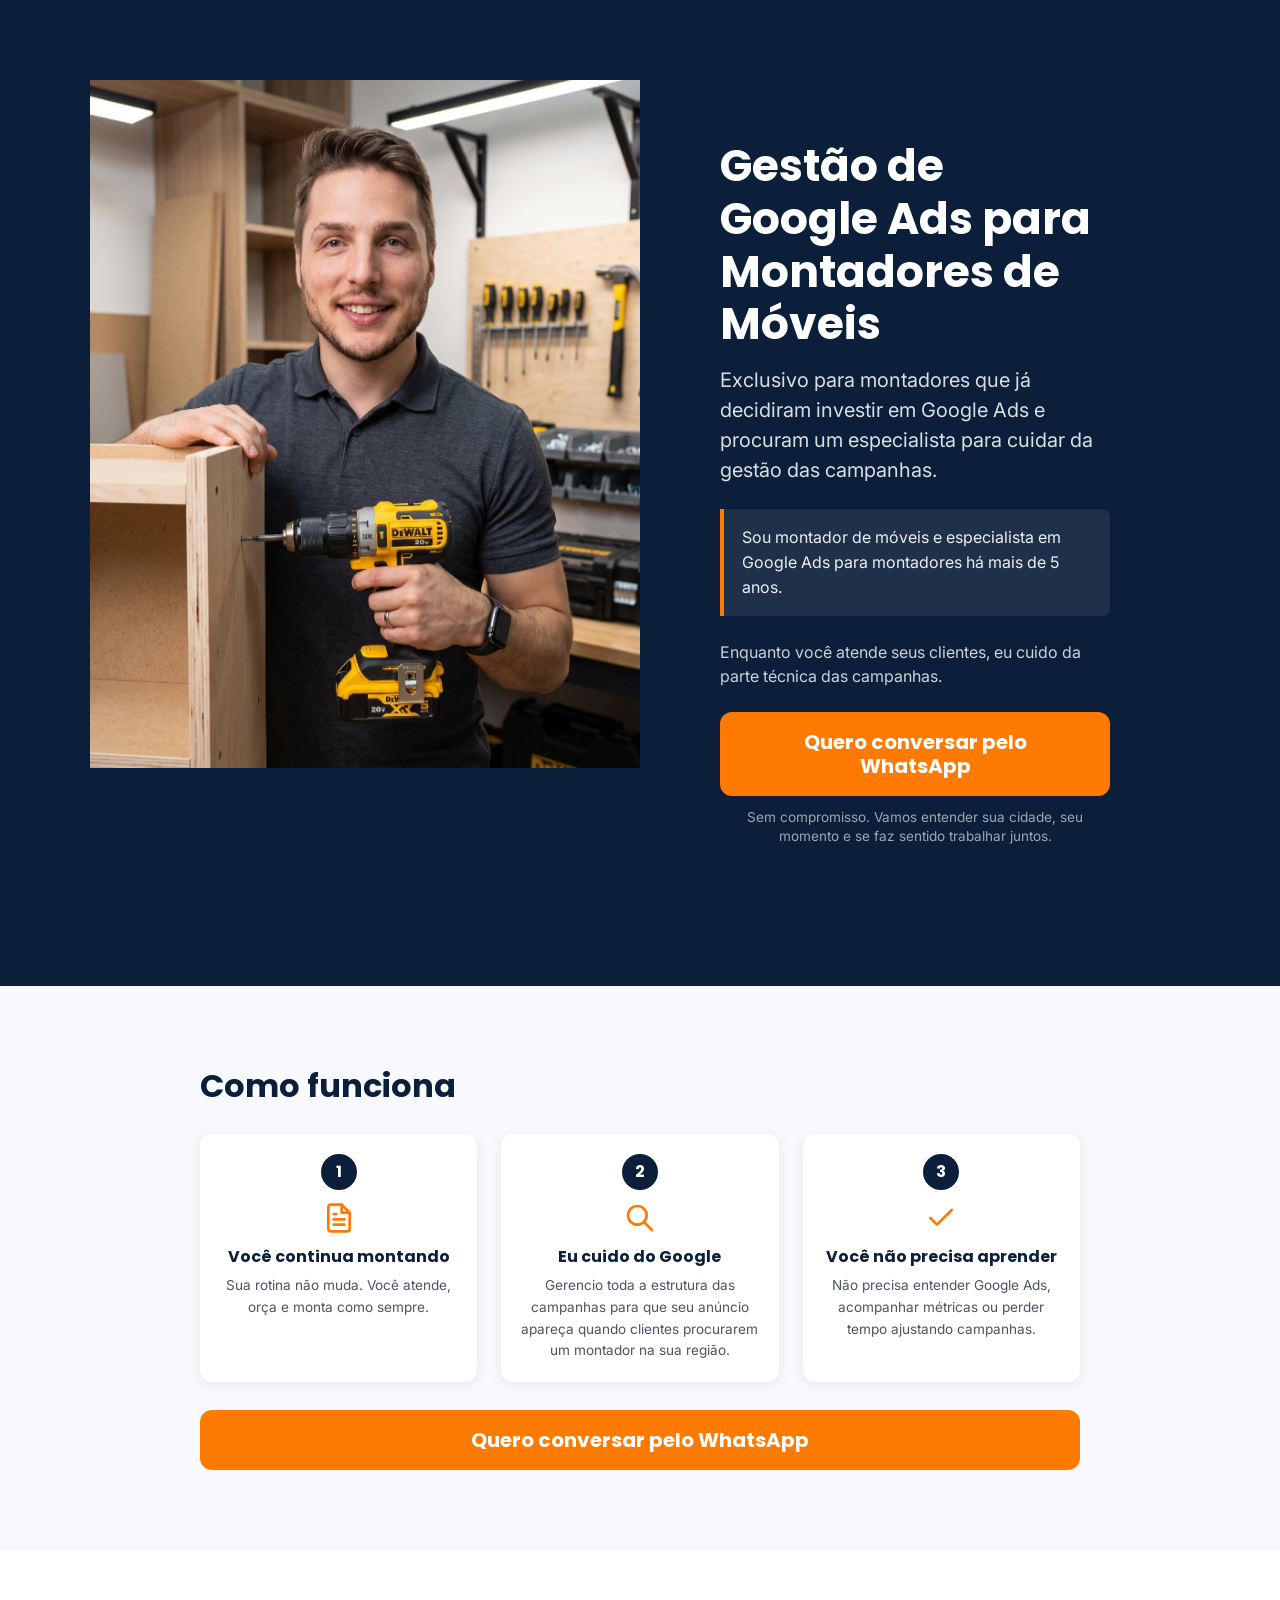
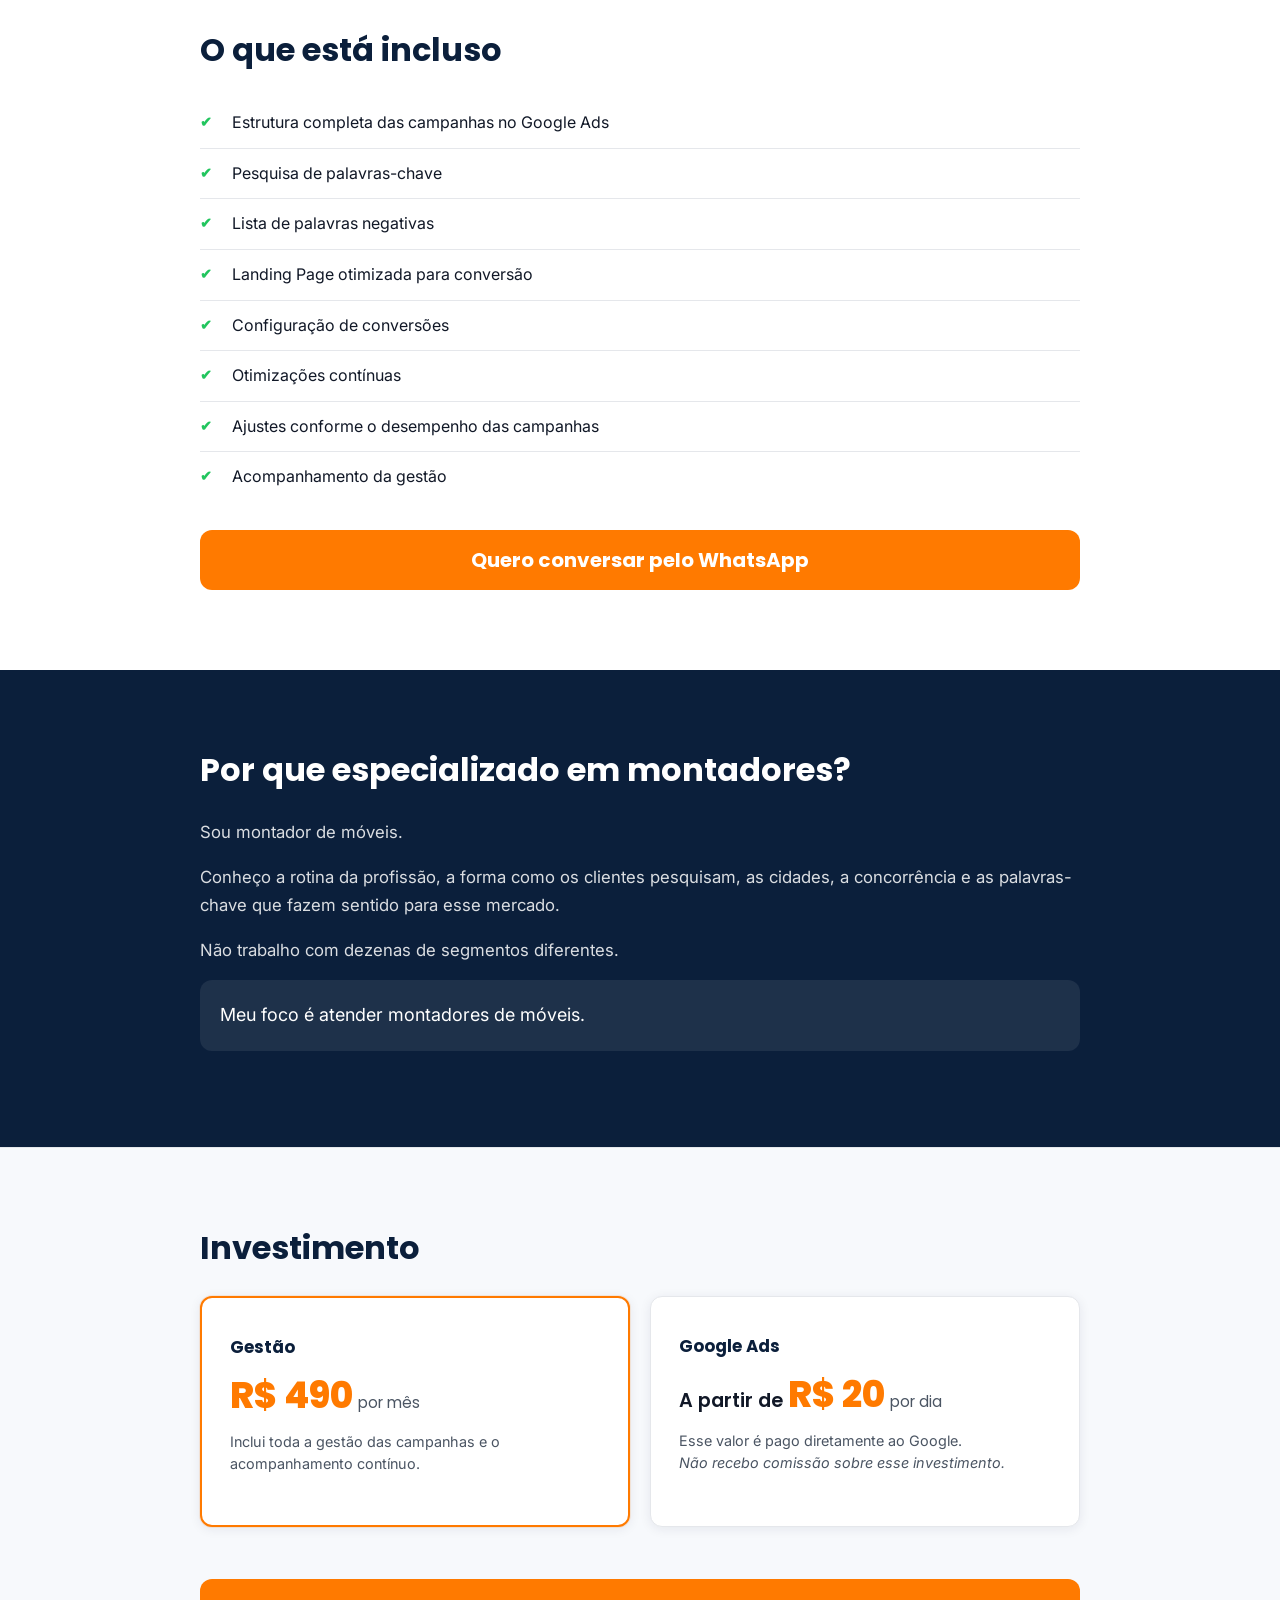
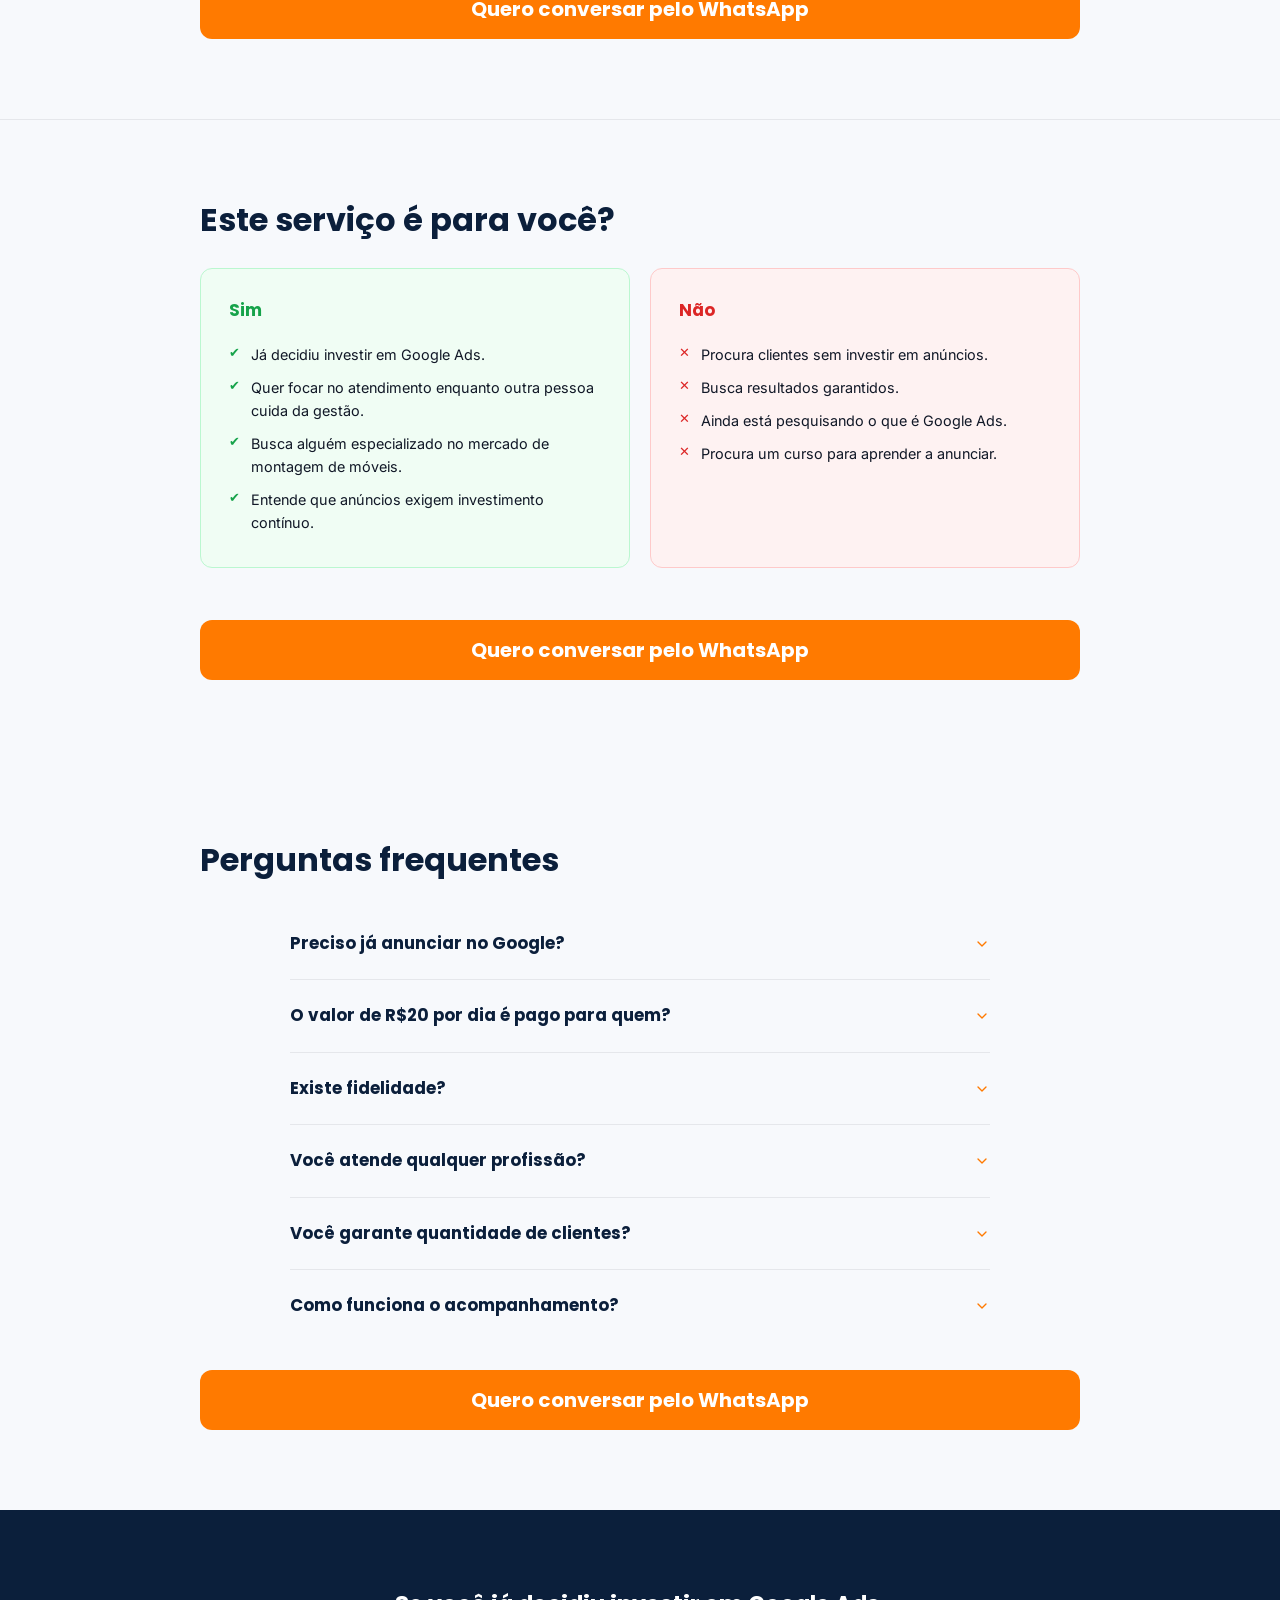
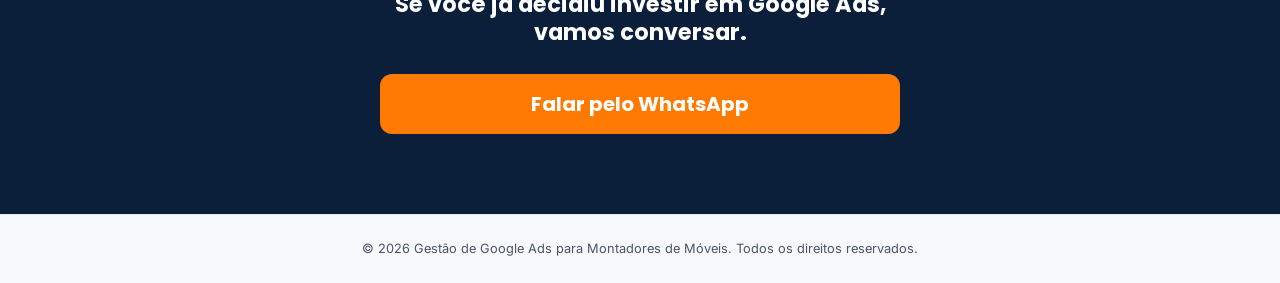
<file: lp2/index.html>
<!DOCTYPE html>
<html lang="pt-BR">
<head>
  <meta charset="UTF-8" />
  <meta name="viewport" content="width=device-width, initial-scale=1.0" />
  <title>Gestão de Google Ads para Montadores de Móveis</title>
  <meta name="description" content="Especialista em gestão de Google Ads para montadores de móveis. Enquanto você monta, eu cuido das campanhas para trazer clientes pelo Google." />

  <!-- Favicons -->
  <link rel="icon" type="image/png" href="../favicon.png" sizes="32x32" />
  <link rel="apple-touch-icon" href="../apple-touch-icon.png" />

  <!-- Metadados de Compartilhamento (Open Graph / Facebook / WhatsApp) -->
  <meta property="og:type" content="website" />
  <meta property="og:url" content="https://ads.grupows.com/lp2/" />
  <meta property="og:title" content="Gestão de Google Ads para Montadores de Móveis" />
  <meta property="og:description" content="Especialista em gestão de Google Ads para montadores de móveis. Enquanto você monta, eu cuido das campanhas." />
  <meta property="og:image" content="https://ads.grupows.com/og-image.png" />

  <!-- Metadados do Twitter / X -->
  <meta property="twitter:card" content="summary_large_image" />
  <meta property="twitter:url" content="https://ads.grupows.com/lp2/" />
  <meta property="twitter:title" content="Gestão de Google Ads para Montadores de Móveis" />
  <meta property="twitter:description" content="Especialista em gestão de Google Ads para montadores de móveis. Enquanto você monta, eu cuido das campanhas." />
  <meta property="twitter:image" content="https://ads.grupows.com/og-image.png" />

  <link rel="preconnect" href="https://fonts.googleapis.com" />
  <link rel="preconnect" href="https://fonts.gstatic.com" crossorigin />
  <link href="https://fonts.googleapis.com/css2?family=Inter:wght@400;500;600&family=Poppins:wght@700;800&display=swap" rel="stylesheet" />
  <link rel="stylesheet" href="../css/style.css" />
  <!-- Meta Pixel Code -->
  <script>
    !function(f,b,e,v,n,t,s)
    {if(f.fbq)return;n=f.fbq=function(){n.callMethod?
    n.callMethod.apply(n,arguments):n.queue.push(arguments)};
    if(!f._fbq)f._fbq=n;n.push=n;n.loaded=!0;n.version='2.0';
    n.queue=[];t=b.createElement(e);t.async=!0;
    t.src=v;s=b.getElementsByTagName(e)[0];
    s.parentNode.insertBefore(t,s)}(window, document,'script',
    'https://connect.facebook.net/en_US/fbevents.js');
    fbq('init', '998042103146586');
    fbq('track', 'PageView');
  </script>
  <noscript><img height="1" width="1" style="display:none"
    src="https://www.facebook.com/tr?id=998042103146586&ev=PageView&noscript=1"
  /></noscript>
  <!-- End Meta Pixel Code -->
</head>
<body>

  <!-- HERO -->
  <section id="hero">
    <div class="hero-grid">
      <div class="hero-image">
        <img src="../Hero.webp" alt="Montador de móveis profissional" width="400" height="500" />
      </div>
      <div class="hero-content">
        <h1>Gestão de Google Ads para Montadores de Móveis</h1>
        <p class="hero-sub">Exclusivo para montadores que já decidiram investir em Google Ads e procuram um especialista para cuidar da gestão das campanhas.</p>
        <div class="authority-badge">
          <p>Sou montador de móveis e especialista em Google Ads para montadores há mais de 5 anos.</p>
        </div>
        <p class="hero-detail">Enquanto você atende seus clientes, eu cuido da parte técnica das campanhas.</p>
        <a href="https://wa.me/5551980168744?text=Ol%C3%A1%2C%20Willian.%0A%0AVi%20sua%20p%C3%A1gina%20sobre%20gest%C3%A3o%20de%20Google%20Ads%20para%20montadores%20de%20m%C3%B3veis.%0A%0AJ%C3%A1%20decidi%20investir%20em%20Google%20Ads%20e%20gostaria%20de%20entender%20como%20funciona%20sua%20gest%C3%A3o." class="cta-button" target="_blank" rel="noopener">Quero conversar pelo WhatsApp</a>
        <p class="cta-subtext">Sem compromisso. Vamos entender sua cidade, seu momento e se faz sentido trabalhar juntos.</p>
      </div>
    </div>
  </section>

  <!-- COMO FUNCIONA -->
  <section id="como-funciona">
    <div class="container">
      <h2>Como funciona</h2>
      <div class="steps-grid steps-grid--3">
        <div class="step-card">
          <div class="step-number">1</div>
          <div class="step-icon">
            <svg width="32" height="32" viewBox="0 0 24 24" fill="none" stroke="#FF7A00" stroke-width="2" stroke-linecap="round" stroke-linejoin="round"><path d="M14 2H6a2 2 0 0 0-2 2v16a2 2 0 0 0 2 2h12a2 2 0 0 0 2-2V8z"/><polyline points="14 2 14 8 20 8"/><line x1="16" y1="13" x2="8" y2="13"/><line x1="16" y1="17" x2="8" y2="17"/><polyline points="10 9 9 9 8 9"/></svg>
          </div>
          <h3>Você continua montando</h3>
          <p>Sua rotina não muda. Você atende, orça e monta como sempre.</p>
        </div>

        <div class="step-card">
          <div class="step-number">2</div>
          <div class="step-icon">
            <svg width="32" height="32" viewBox="0 0 24 24" fill="none" stroke="#FF7A00" stroke-width="2" stroke-linecap="round" stroke-linejoin="round"><circle cx="10" cy="10" r="7"/><line x1="21" y1="21" x2="15" y2="15"/></svg>
          </div>
          <h3>Eu cuido do Google</h3>
          <p>Gerencio toda a estrutura das campanhas para que seu anúncio apareça quando clientes procurarem um montador na sua região.</p>
        </div>

        <div class="step-card">
          <div class="step-number">3</div>
          <div class="step-icon">
            <svg width="32" height="32" viewBox="0 0 24 24" fill="none" stroke="#FF7A00" stroke-width="2" stroke-linecap="round" stroke-linejoin="round"><polyline points="20 6 9 17 4 12"/></svg>
          </div>
          <h3>Você não precisa aprender</h3>
          <p>Não precisa entender Google Ads, acompanhar métricas ou perder tempo ajustando campanhas.</p>
        </div>
      </div>
      <a href="https://wa.me/5551980168744?text=Ol%C3%A1%2C%20Willian.%0A%0AVi%20sua%20p%C3%A1gina%20sobre%20gest%C3%A3o%20de%20Google%20Ads%20para%20montadores%20de%20m%C3%B3veis.%0A%0AJ%C3%A1%20decidi%20investir%20em%20Google%20Ads%20e%20gostaria%20de%20entender%20como%20funciona%20sua%20gest%C3%A3o." class="cta-button" target="_blank" rel="noopener">Quero conversar pelo WhatsApp</a>
    </div>
  </section>

  <!-- O QUE ESTÁ INCLUSO -->
  <section id="incluso">
    <div class="container">
      <h2>O que está incluso</h2>
      <ul class="lp2-checklist">
        <li>Estrutura completa das campanhas no Google Ads</li>
        <li>Pesquisa de palavras-chave</li>
        <li>Lista de palavras negativas</li>
        <li>Landing Page otimizada para conversão</li>
        <li>Configuração de conversões</li>
        <li>Otimizações contínuas</li>
        <li>Ajustes conforme o desempenho das campanhas</li>
        <li>Acompanhamento da gestão</li>
      </ul>
      <a href="https://wa.me/5551980168744?text=Ol%C3%A1%2C%20Willian.%0A%0AVi%20sua%20p%C3%A1gina%20sobre%20gest%C3%A3o%20de%20Google%20Ads%20para%20montadores%20de%20m%C3%B3veis.%0A%0AJ%C3%A1%20decidi%20investir%20em%20Google%20Ads%20e%20gostaria%20de%20entender%20como%20funciona%20sua%20gest%C3%A3o." class="cta-button" target="_blank" rel="noopener">Quero conversar pelo WhatsApp</a>
    </div>
  </section>

  <!-- POR QUE ESPECIALIZADO -->
  <section id="especializado">
    <div class="container">
      <h2>Por que especializado em montadores?</h2>
      <div class="autoridade-card">
        <p>Sou montador de móveis.</p>
        <p>Conheço a rotina da profissão, a forma como os clientes pesquisam, as cidades, a concorrência e as palavras-chave que fazem sentido para esse mercado.</p>
        <p>Não trabalho com dezenas de segmentos diferentes.</p>
        <p class="autoridade-destaque">Meu foco é atender montadores de móveis.</p>
      </div>
    </div>
  </section>

  <!-- INVESTIMENTO -->
  <section id="investimento-section">
    <div class="container">
      <h2>Investimento</h2>
      <div class="investimento-grid">
        <div class="investimento-card investimento-destaque">
          <h3>Gestão</h3>
          <div class="investimento-valor"><strong>R$ 490</strong> <span>por mês</span></div>
          <p>Inclui toda a gestão das campanhas e o acompanhamento contínuo.</p>
        </div>
        <div class="investimento-card">
          <h3>Google Ads</h3>
          <div class="investimento-valor">A partir de <strong>R$ 20</strong> <span>por dia</span></div>
          <p>Esse valor é pago diretamente ao Google.</p>
          <p class="investimento-info">Não recebo comissão sobre esse investimento.</p>
        </div>
      </div>
      <a href="https://wa.me/5551980168744?text=Ol%C3%A1%2C%20Willian.%0A%0AVi%20sua%20p%C3%A1gina%20sobre%20gest%C3%A3o%20de%20Google%20Ads%20para%20montadores%20de%20m%C3%B3veis.%0A%0AJ%C3%A1%20decidi%20investir%20em%20Google%20Ads%20e%20gostaria%20de%20entender%20como%20funciona%20sua%20gest%C3%A3o." class="cta-button" target="_blank" rel="noopener">Quero conversar pelo WhatsApp</a>
    </div>
  </section>

  <!-- ESTE SERVIÇO É PARA VOCÊ -->
  <section id="indicado">
    <div class="container">
      <h2>Este serviço é para você?</h2>
      <div class="qualificacao-grid">
        <div class="qualificacao-card positivo">
          <h3>Sim</h3>
          <ul>
            <li>Já decidiu investir em Google Ads.</li>
            <li>Quer focar no atendimento enquanto outra pessoa cuida da gestão.</li>
            <li>Busca alguém especializado no mercado de montagem de móveis.</li>
            <li>Entende que anúncios exigem investimento contínuo.</li>
          </ul>
        </div>
        <div class="qualificacao-card negativo">
          <h3>Não</h3>
          <ul>
            <li>Procura clientes sem investir em anúncios.</li>
            <li>Busca resultados garantidos.</li>
            <li>Ainda está pesquisando o que é Google Ads.</li>
            <li>Procura um curso para aprender a anunciar.</li>
          </ul>
        </div>
      </div>
      <a href="https://wa.me/5551980168744?text=Ol%C3%A1%2C%20Willian.%0A%0AVi%20sua%20p%C3%A1gina%20sobre%20gest%C3%A3o%20de%20Google%20Ads%20para%20montadores%20de%20m%C3%B3veis.%0A%0AJ%C3%A1%20decidi%20investir%20em%20Google%20Ads%20e%20gostaria%20de%20entender%20como%20funciona%20sua%20gest%C3%A3o." class="cta-button" target="_blank" rel="noopener">Quero conversar pelo WhatsApp</a>
    </div>
  </section>

  <!-- PERGUNTAS FREQUENTES -->
  <section id="faq">
    <div class="container">
      <h2>Perguntas frequentes</h2>
      <div class="faq-list">
        <div class="faq-item">
          <div class="faq-question" role="button" tabindex="0">
            <h3>Preciso já anunciar no Google?</h3>
            <span class="faq-icon">
              <svg width="16" height="16" viewBox="0 0 24 24" fill="none" stroke="currentColor" stroke-width="2" stroke-linecap="round" stroke-linejoin="round"><polyline points="6 9 12 15 18 9"/></svg>
            </span>
          </div>
          <div class="faq-answer"><p>Não. Basta ter decidido que quer começar.</p></div>
        </div>
        <div class="faq-item">
          <div class="faq-question" role="button" tabindex="0">
            <h3>O valor de R$20 por dia é pago para quem?</h3>
            <span class="faq-icon">
              <svg width="16" height="16" viewBox="0 0 24 24" fill="none" stroke="currentColor" stroke-width="2" stroke-linecap="round" stroke-linejoin="round"><polyline points="6 9 12 15 18 9"/></svg>
            </span>
          </div>
          <div class="faq-answer"><p>Diretamente ao Google. Esse valor não faz parte da gestão.</p></div>
        </div>
        <div class="faq-item">
          <div class="faq-question" role="button" tabindex="0">
            <h3>Existe fidelidade?</h3>
            <span class="faq-icon">
              <svg width="16" height="16" viewBox="0 0 24 24" fill="none" stroke="currentColor" stroke-width="2" stroke-linecap="round" stroke-linejoin="round"><polyline points="6 9 12 15 18 9"/></svg>
            </span>
          </div>
          <div class="faq-answer"><p>Não.</p></div>
        </div>
        <div class="faq-item">
          <div class="faq-question" role="button" tabindex="0">
            <h3>Você atende qualquer profissão?</h3>
            <span class="faq-icon">
              <svg width="16" height="16" viewBox="0 0 24 24" fill="none" stroke="currentColor" stroke-width="2" stroke-linecap="round" stroke-linejoin="round"><polyline points="6 9 12 15 18 9"/></svg>
            </span>
          </div>
          <div class="faq-answer"><p>Não. Meu trabalho é focado em montadores de móveis.</p></div>
        </div>
        <div class="faq-item">
          <div class="faq-question" role="button" tabindex="0">
            <h3>Você garante quantidade de clientes?</h3>
            <span class="faq-icon">
              <svg width="16" height="16" viewBox="0 0 24 24" fill="none" stroke="currentColor" stroke-width="2" stroke-linecap="round" stroke-linejoin="round"><polyline points="6 9 12 15 18 9"/></svg>
            </span>
          </div>
          <div class="faq-answer"><p>Nenhuma campanha pode garantir um número específico de clientes. O trabalho consiste em estruturar, otimizar e gerenciar campanhas para aumentar as oportunidades de contato de pessoas que procuram um montador de móveis na sua região.</p></div>
        </div>
        <div class="faq-item">
          <div class="faq-question" role="button" tabindex="0">
            <h3>Como funciona o acompanhamento?</h3>
            <span class="faq-icon">
              <svg width="16" height="16" viewBox="0 0 24 24" fill="none" stroke="currentColor" stroke-width="2" stroke-linecap="round" stroke-linejoin="round"><polyline points="6 9 12 15 18 9"/></svg>
            </span>
          </div>
          <div class="faq-answer"><p>Eu gerencio toda a estrutura das campanhas e mantenho você informado sobre o desempenho. Ajustes são feitos conforme necessário para melhorar os resultados.</p></div>
        </div>
      </div>
      <a href="https://wa.me/5551980168744?text=Ol%C3%A1%2C%20Willian.%0A%0AVi%20sua%20p%C3%A1gina%20sobre%20gest%C3%A3o%20de%20Google%20Ads%20para%20montadores%20de%20m%C3%B3veis.%0A%0AJ%C3%A1%20decidi%20investir%20em%20Google%20Ads%20e%20gostaria%20de%20entender%20como%20funciona%20sua%20gest%C3%A3o." class="cta-button" target="_blank" rel="noopener">Quero conversar pelo WhatsApp</a>
    </div>
  </section>

  <!-- CTA FINAL -->
  <section id="cta-final">
    <div class="container">
      <h2>Se você já decidiu investir em Google Ads, vamos conversar.</h2>
      <a href="https://wa.me/5551980168744?text=Ol%C3%A1%2C%20Willian.%0A%0AVi%20sua%20p%C3%A1gina%20sobre%20gest%C3%A3o%20de%20Google%20Ads%20para%20montadores%20de%20m%C3%B3veis.%0A%0AJ%C3%A1%20decidi%20investir%20em%20Google%20Ads%20e%20gostaria%20de%20entender%20como%20funciona%20sua%20gest%C3%A3o." class="cta-button" target="_blank" rel="noopener">Falar pelo WhatsApp</a>
    </div>
  </section>

  <footer>
    <div class="container">
      <p>&copy; 2026 Gestão de Google Ads para Montadores de Móveis. Todos os direitos reservados.</p>
    </div>
  </footer>

  <script src="../js/main.js"></script>
</body>
</html>
</file>
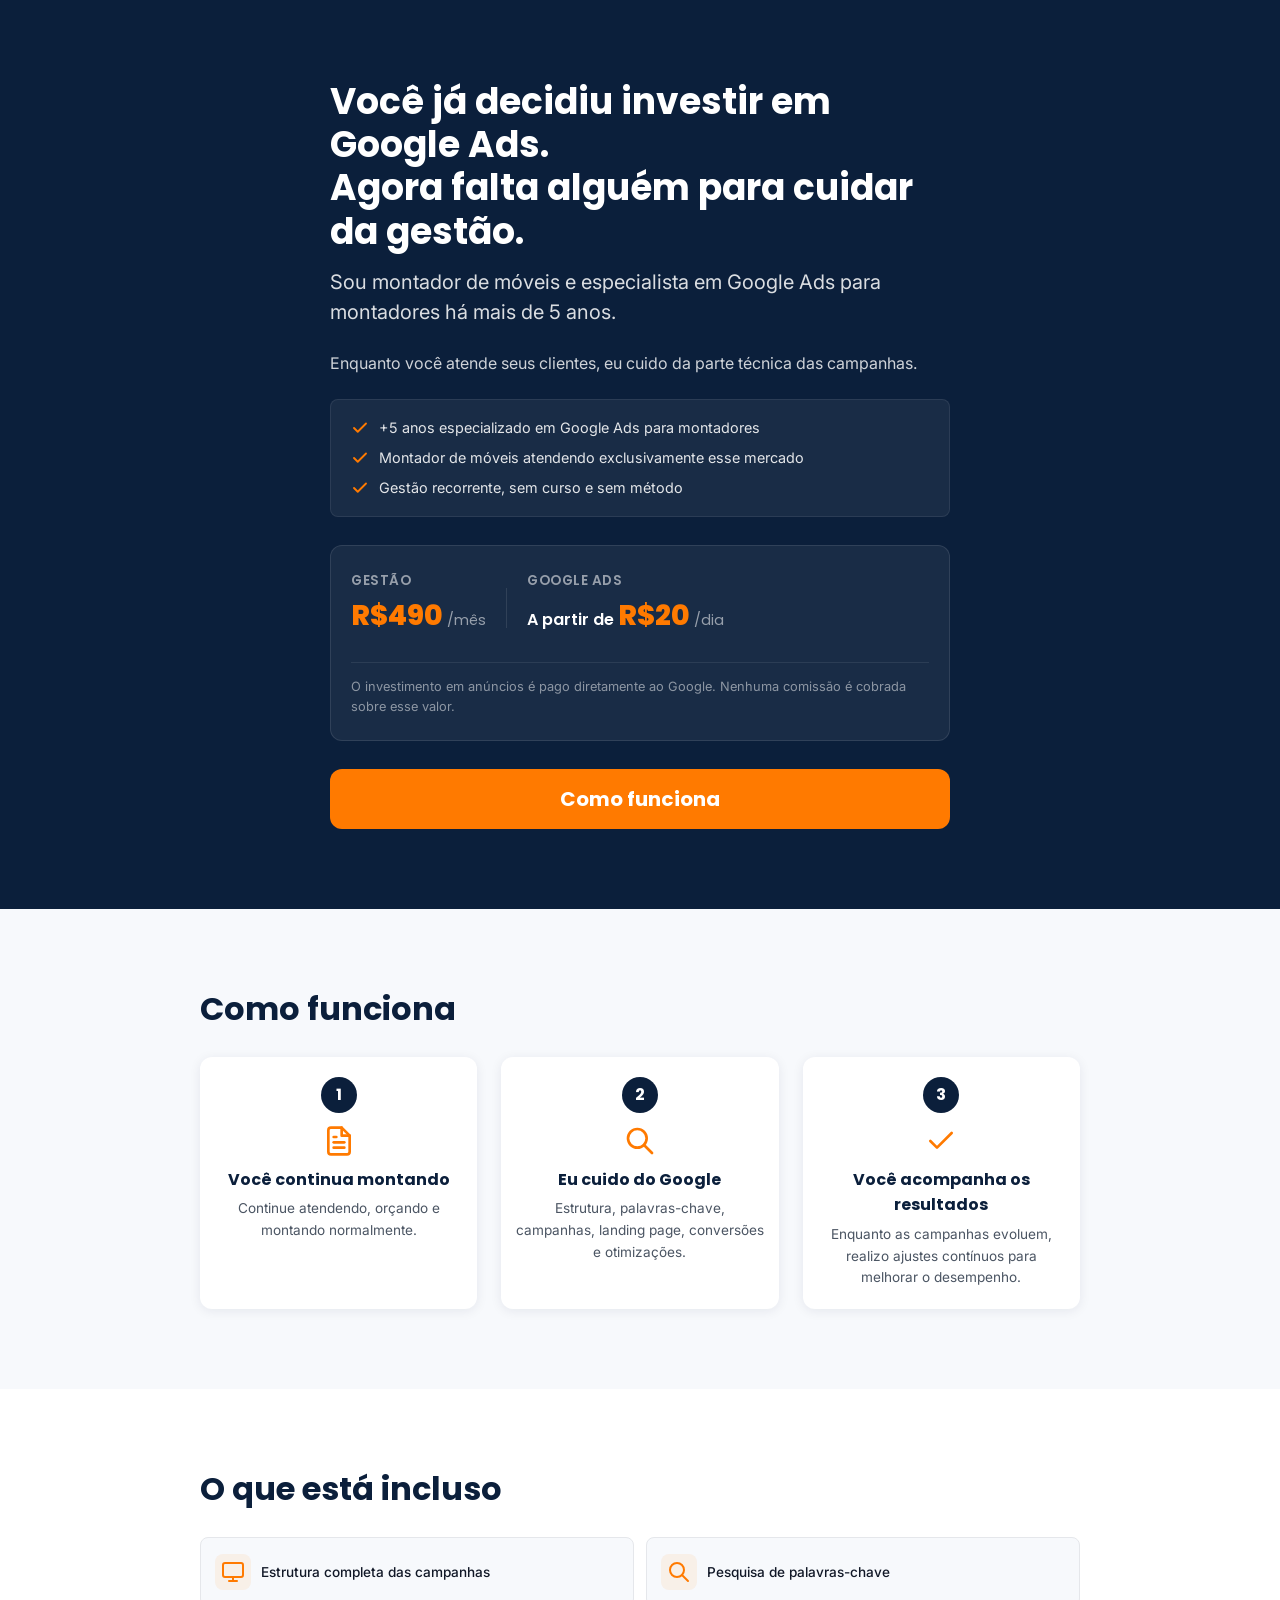
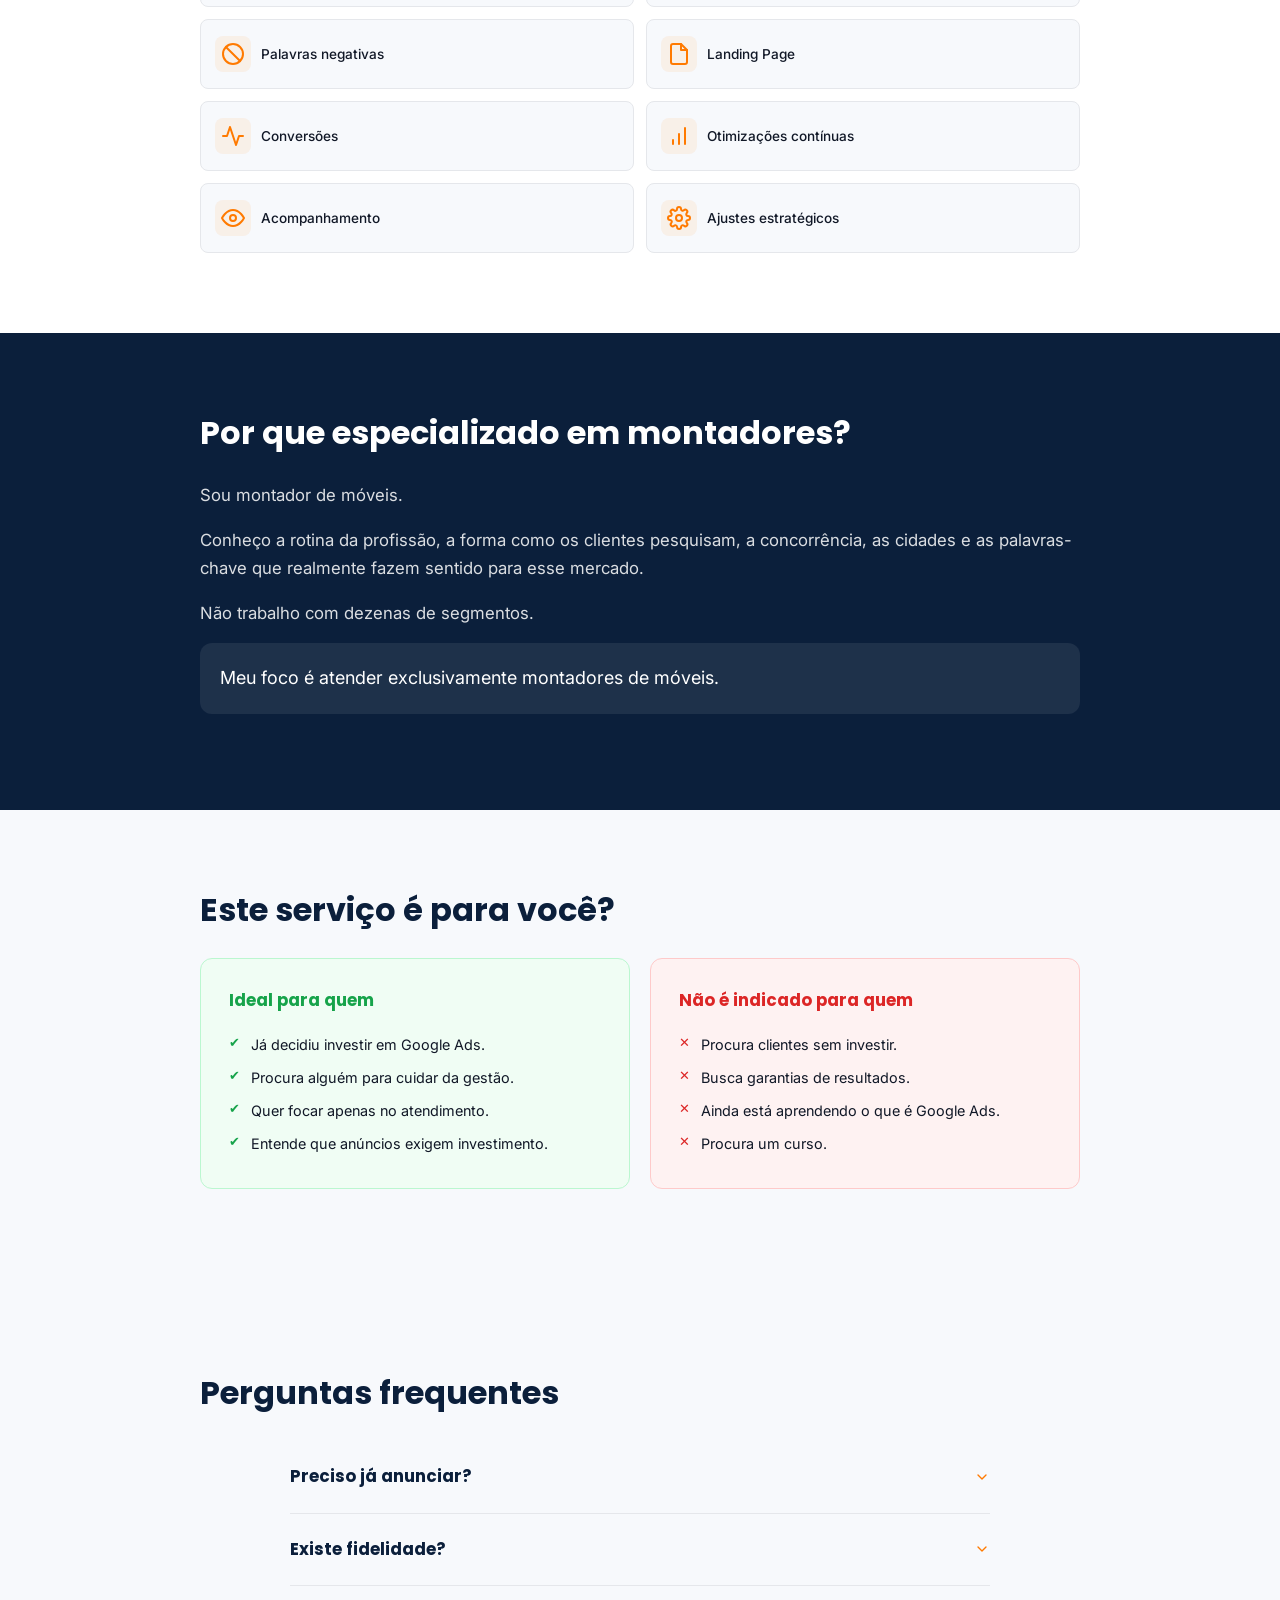
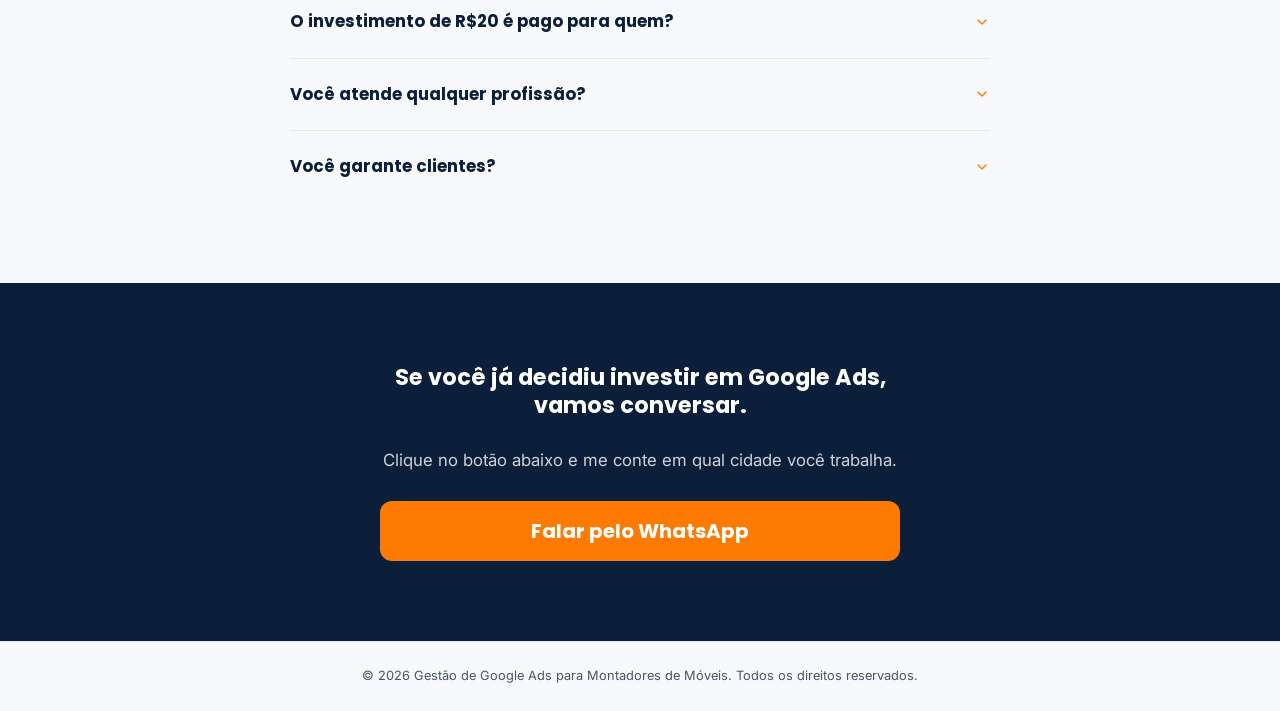
<file: lp3/index.html>
<!DOCTYPE html>
<html lang="pt-BR">
<head>
  <meta charset="UTF-8" />
  <meta name="viewport" content="width=device-width, initial-scale=1.0" />
  <title>Gestão de Google Ads para Montadores de Móveis</title>
  <meta name="description" content="Especialista em gestão de Google Ads para montadores de móveis. Sou montador e especialista em Google Ads há mais de 5 anos." />

  <!-- Favicons -->
  <link rel="icon" type="image/png" href="../favicon.png" sizes="32x32" />
  <link rel="apple-touch-icon" href="../apple-touch-icon.png" />

  <!-- Metadados de Compartilhamento (Open Graph / Facebook / WhatsApp) -->
  <meta property="og:type" content="website" />
  <meta property="og:url" content="https://ads.grupows.com/lp3/" />
  <meta property="og:title" content="Gestão de Google Ads para Montadores de Móveis" />
  <meta property="og:description" content="Sou montador e especialista em Google Ads para montadores há mais de 5 anos. Enquanto você monta, eu cuido das campanhas." />
  <meta property="og:image" content="https://ads.grupows.com/og-image.png" />

  <!-- Metadados do Twitter / X -->
  <meta property="twitter:card" content="summary_large_image" />
  <meta property="twitter:url" content="https://ads.grupows.com/lp3/" />
  <meta property="twitter:title" content="Gestão de Google Ads para Montadores de Móveis" />
  <meta property="twitter:description" content="Sou montador e especialista em Google Ads para montadores há mais de 5 anos. Enquanto você monta, eu cuido das campanhas." />
  <meta property="twitter:image" content="https://ads.grupows.com/og-image.png" />

  <link rel="preconnect" href="https://fonts.googleapis.com" />
  <link rel="preconnect" href="https://fonts.gstatic.com" crossorigin />
  <link href="https://fonts.googleapis.com/css2?family=Inter:wght@400;500;600&family=Poppins:wght@700;800&display=swap" rel="stylesheet" />
  <link rel="stylesheet" href="../css/style.css" />
  <!-- Meta Pixel Code -->
  <script>
    !function(f,b,e,v,n,t,s)
    {if(f.fbq)return;n=f.fbq=function(){n.callMethod?
    n.callMethod.apply(n,arguments):n.queue.push(arguments)};
    if(!f._fbq)f._fbq=n;n.push=n;n.loaded=!0;n.version='2.0';
    n.queue=[];t=b.createElement(e);t.async=!0;
    t.src=v;s=b.getElementsByTagName(e)[0];
    s.parentNode.insertBefore(t,s)}(window, document,'script',
    'https://connect.facebook.net/en_US/fbevents.js');
    fbq('init', '998042103146586');
    fbq('track', 'PageView');
  </script>
  <noscript><img height="1" width="1" style="display:none"
    src="https://www.facebook.com/tr?id=998042103146586&ev=PageView&noscript=1"
  /></noscript>
  <!-- End Meta Pixel Code -->
</head>
<body>

  <!-- HERO -->
  <section id="hero">
    <div class="container">
      <div class="lp3-hero-content">
        <h1>Você já decidiu investir em Google Ads.<br>Agora falta alguém para cuidar da gestão.</h1>
        <p class="hero-sub">Sou montador de móveis e especialista em Google Ads para montadores há mais de 5 anos.</p>
        <p class="hero-detail">Enquanto você atende seus clientes, eu cuido da parte técnica das campanhas.</p>

        <!-- Bloco de credibilidade -->
        <div class="credibility-block">
          <div class="credibility-item">
            <svg width="18" height="18" viewBox="0 0 24 24" fill="none" stroke="#FF7A00" stroke-width="2.5" stroke-linecap="round" stroke-linejoin="round"><polyline points="20 6 9 17 4 12"/></svg>
            <span>+5 anos especializado em Google Ads para montadores</span>
          </div>
          <div class="credibility-item">
            <svg width="18" height="18" viewBox="0 0 24 24" fill="none" stroke="#FF7A00" stroke-width="2.5" stroke-linecap="round" stroke-linejoin="round"><polyline points="20 6 9 17 4 12"/></svg>
            <span>Montador de móveis atendendo exclusivamente esse mercado</span>
          </div>
          <div class="credibility-item">
            <svg width="18" height="18" viewBox="0 0 24 24" fill="none" stroke="#FF7A00" stroke-width="2.5" stroke-linecap="round" stroke-linejoin="round"><polyline points="20 6 9 17 4 12"/></svg>
            <span>Gestão recorrente, sem curso e sem método</span>
          </div>
        </div>

        <!-- Card de Investimento -->
        <div class="investimento-card-inline">
          <div class="investimento-card-row">
            <div class="investimento-card-col">
              <h3>Gestão</h3>
              <div class="investimento-valor"><strong>R$490</strong> <span>/mês</span></div>
            </div>
            <div class="investimento-card-divider"></div>
            <div class="investimento-card-col">
              <h3>Google Ads</h3>
              <div class="investimento-valor">A partir de <strong>R$20</strong> <span>/dia</span></div>
            </div>
          </div>
          <p class="investimento-card-note">O investimento em anúncios é pago diretamente ao Google. Nenhuma comissão é cobrada sobre esse valor.</p>
        </div>

        <!-- CTA -->
        <a href="#como-funciona" class="cta-button">Como funciona</a>
      </div>
    </div>
  </section>

  <!-- COMO FUNCIONA -->
  <section id="como-funciona">
    <div class="container">
      <h2>Como funciona</h2>
      <div class="steps-grid steps-grid--3">
        <div class="step-card">
          <div class="step-number">1</div>
          <div class="step-icon">
            <svg width="32" height="32" viewBox="0 0 24 24" fill="none" stroke="#FF7A00" stroke-width="2" stroke-linecap="round" stroke-linejoin="round"><path d="M14 2H6a2 2 0 0 0-2 2v16a2 2 0 0 0 2 2h12a2 2 0 0 0 2-2V8z"/><polyline points="14 2 14 8 20 8"/><line x1="16" y1="13" x2="8" y2="13"/><line x1="16" y1="17" x2="8" y2="17"/><polyline points="10 9 9 9 8 9"/></svg>
          </div>
          <h3>Você continua montando</h3>
          <p>Continue atendendo, orçando e montando normalmente.</p>
        </div>

        <div class="step-card">
          <div class="step-number">2</div>
          <div class="step-icon">
            <svg width="32" height="32" viewBox="0 0 24 24" fill="none" stroke="#FF7A00" stroke-width="2" stroke-linecap="round" stroke-linejoin="round"><circle cx="10" cy="10" r="7"/><line x1="21" y1="21" x2="15" y2="15"/></svg>
          </div>
          <h3>Eu cuido do Google</h3>
          <p>Estrutura, palavras-chave, campanhas, landing page, conversões e otimizações.</p>
        </div>

        <div class="step-card">
          <div class="step-number">3</div>
          <div class="step-icon">
            <svg width="32" height="32" viewBox="0 0 24 24" fill="none" stroke="#FF7A00" stroke-width="2" stroke-linecap="round" stroke-linejoin="round"><polyline points="20 6 9 17 4 12"/></svg>
          </div>
          <h3>Você acompanha os resultados</h3>
          <p>Enquanto as campanhas evoluem, realizo ajustes contínuos para melhorar o desempenho.</p>
        </div>
      </div>
    </div>
  </section>

  <!-- O QUE ESTÁ INCLUSO -->
  <section id="incluso">
    <div class="container">
      <h2>O que está incluso</h2>
      <div class="incluso-grid">
        <div class="incluso-item">
          <div class="incluso-icon">
            <svg width="24" height="24" viewBox="0 0 24 24" fill="none" stroke="#FF7A00" stroke-width="2" stroke-linecap="round" stroke-linejoin="round"><rect x="2" y="3" width="20" height="14" rx="2"/><line x1="8" y1="21" x2="16" y2="21"/><line x1="12" y1="17" x2="12" y2="21"/></svg>
          </div>
          <span>Estrutura completa das campanhas</span>
        </div>
        <div class="incluso-item">
          <div class="incluso-icon">
            <svg width="24" height="24" viewBox="0 0 24 24" fill="none" stroke="#FF7A00" stroke-width="2" stroke-linecap="round" stroke-linejoin="round"><circle cx="10" cy="10" r="7"/><line x1="21" y1="21" x2="15" y2="15"/></svg>
          </div>
          <span>Pesquisa de palavras-chave</span>
        </div>
        <div class="incluso-item">
          <div class="incluso-icon">
            <svg width="24" height="24" viewBox="0 0 24 24" fill="none" stroke="#FF7A00" stroke-width="2" stroke-linecap="round" stroke-linejoin="round"><circle cx="12" cy="12" r="10"/><line x1="4.93" y1="4.93" x2="19.07" y2="19.07"/></svg>
          </div>
          <span>Palavras negativas</span>
        </div>
        <div class="incluso-item">
          <div class="incluso-icon">
            <svg width="24" height="24" viewBox="0 0 24 24" fill="none" stroke="#FF7A00" stroke-width="2" stroke-linecap="round" stroke-linejoin="round"><path d="M14 2H6a2 2 0 0 0-2 2v16a2 2 0 0 0 2 2h12a2 2 0 0 0 2-2V8z"/><polyline points="14 2 14 8 20 8"/></svg>
          </div>
          <span>Landing Page</span>
        </div>
        <div class="incluso-item">
          <div class="incluso-icon">
            <svg width="24" height="24" viewBox="0 0 24 24" fill="none" stroke="#FF7A00" stroke-width="2" stroke-linecap="round" stroke-linejoin="round"><polyline points="22 12 18 12 15 21 9 3 6 12 2 12"/></svg>
          </div>
          <span>Conversões</span>
        </div>
        <div class="incluso-item">
          <div class="incluso-icon">
            <svg width="24" height="24" viewBox="0 0 24 24" fill="none" stroke="#FF7A00" stroke-width="2" stroke-linecap="round" stroke-linejoin="round"><path d="M12 20V10"/><path d="M18 20V4"/><path d="M6 20v-4"/></svg>
          </div>
          <span>Otimizações contínuas</span>
        </div>
        <div class="incluso-item">
          <div class="incluso-icon">
            <svg width="24" height="24" viewBox="0 0 24 24" fill="none" stroke="#FF7A00" stroke-width="2" stroke-linecap="round" stroke-linejoin="round"><path d="M1 12s4-8 11-8 11 8 11 8-4 8-11 8-11-8-11-8z"/><circle cx="12" cy="12" r="3"/></svg>
          </div>
          <span>Acompanhamento</span>
        </div>
        <div class="incluso-item">
          <div class="incluso-icon">
            <svg width="24" height="24" viewBox="0 0 24 24" fill="none" stroke="#FF7A00" stroke-width="2" stroke-linecap="round" stroke-linejoin="round"><circle cx="12" cy="12" r="3"/><path d="M19.4 15a1.65 1.65 0 0 0 .33 1.82l.06.06a2 2 0 0 1-2.83 2.83l-.06-.06a1.65 1.65 0 0 0-1.82-.33 1.65 1.65 0 0 0-1 1.51V21a2 2 0 0 1-4 0v-.09A1.65 1.65 0 0 0 9 19.4a1.65 1.65 0 0 0-1.82.33l-.06.06a2 2 0 0 1-2.83-2.83l.06-.06A1.65 1.65 0 0 0 4.68 15a1.65 1.65 0 0 0-1.51-1H3a2 2 0 0 1 0-4h.09A1.65 1.65 0 0 0 4.6 9a1.65 1.65 0 0 0-.33-1.82l-.06-.06a2 2 0 0 1 2.83-2.83l.06.06A1.65 1.65 0 0 0 9 4.68a1.65 1.65 0 0 0 1-1.51V3a2 2 0 0 1 4 0v.09a1.65 1.65 0 0 0 1 1.51 1.65 1.65 0 0 0 1.82-.33l.06-.06a2 2 0 0 1 2.83 2.83l-.06.06A1.65 1.65 0 0 0 19.4 9a1.65 1.65 0 0 0 1.51 1H21a2 2 0 0 1 0 4h-.09a1.65 1.65 0 0 0-1.51 1z"/></svg>
          </div>
          <span>Ajustes estratégicos</span>
        </div>
      </div>
    </div>
  </section>

  <!-- POR QUE ESPECIALIZADO -->
  <section id="especializado">
    <div class="container">
      <h2>Por que especializado em montadores?</h2>
      <div class="autoridade-card">
        <p>Sou montador de móveis.</p>
        <p>Conheço a rotina da profissão, a forma como os clientes pesquisam, a concorrência, as cidades e as palavras-chave que realmente fazem sentido para esse mercado.</p>
        <p>Não trabalho com dezenas de segmentos.</p>
        <p class="autoridade-destaque">Meu foco é atender exclusivamente montadores de móveis.</p>
      </div>
    </div>
  </section>

  <!-- ESTE SERVIÇO É PARA VOCÊ? -->
  <section id="indicado">
    <div class="container">
      <h2>Este serviço é para você?</h2>
      <div class="qualificacao-grid">
        <div class="qualificacao-card positivo">
          <h3>Ideal para quem</h3>
          <ul>
            <li>Já decidiu investir em Google Ads.</li>
            <li>Procura alguém para cuidar da gestão.</li>
            <li>Quer focar apenas no atendimento.</li>
            <li>Entende que anúncios exigem investimento.</li>
          </ul>
        </div>
        <div class="qualificacao-card negativo">
          <h3>Não é indicado para quem</h3>
          <ul>
            <li>Procura clientes sem investir.</li>
            <li>Busca garantias de resultados.</li>
            <li>Ainda está aprendendo o que é Google Ads.</li>
            <li>Procura um curso.</li>
          </ul>
        </div>
      </div>
    </div>
  </section>

  <!-- PERGUNTAS FREQUENTES -->
  <section id="faq">
    <div class="container">
      <h2>Perguntas frequentes</h2>
      <div class="faq-list">
        <div class="faq-item">
          <div class="faq-question" role="button" tabindex="0">
            <h3>Preciso já anunciar?</h3>
            <span class="faq-icon">
              <svg width="16" height="16" viewBox="0 0 24 24" fill="none" stroke="currentColor" stroke-width="2" stroke-linecap="round" stroke-linejoin="round"><polyline points="6 9 12 15 18 9"/></svg>
            </span>
          </div>
          <div class="faq-answer"><p>Não. Basta ter decidido que quer começar. Vamos conversar e verificar se faz sentido.</p></div>
        </div>
        <div class="faq-item">
          <div class="faq-question" role="button" tabindex="0">
            <h3>Existe fidelidade?</h3>
            <span class="faq-icon">
              <svg width="16" height="16" viewBox="0 0 24 24" fill="none" stroke="currentColor" stroke-width="2" stroke-linecap="round" stroke-linejoin="round"><polyline points="6 9 12 15 18 9"/></svg>
            </span>
          </div>
          <div class="faq-answer"><p>Não. Permanece quem está satisfeito com o serviço.</p></div>
        </div>
        <div class="faq-item">
          <div class="faq-question" role="button" tabindex="0">
            <h3>O investimento de R$20 é pago para quem?</h3>
            <span class="faq-icon">
              <svg width="16" height="16" viewBox="0 0 24 24" fill="none" stroke="currentColor" stroke-width="2" stroke-linecap="round" stroke-linejoin="round"><polyline points="6 9 12 15 18 9"/></svg>
            </span>
          </div>
          <div class="faq-answer"><p>Diretamente ao Google. Esse valor não faz parte da gestão.</p></div>
        </div>
        <div class="faq-item">
          <div class="faq-question" role="button" tabindex="0">
            <h3>Você atende qualquer profissão?</h3>
            <span class="faq-icon">
              <svg width="16" height="16" viewBox="0 0 24 24" fill="none" stroke="currentColor" stroke-width="2" stroke-linecap="round" stroke-linejoin="round"><polyline points="6 9 12 15 18 9"/></svg>
            </span>
          </div>
          <div class="faq-answer"><p>Não. Meu trabalho é focado exclusivamente em montadores de móveis.</p></div>
        </div>
        <div class="faq-item">
          <div class="faq-question" role="button" tabindex="0">
            <h3>Você garante clientes?</h3>
            <span class="faq-icon">
              <svg width="16" height="16" viewBox="0 0 24 24" fill="none" stroke="currentColor" stroke-width="2" stroke-linecap="round" stroke-linejoin="round"><polyline points="6 9 12 15 18 9"/></svg>
            </span>
          </div>
          <div class="faq-answer"><p>Nenhuma campanha pode garantir um número específico de clientes. O trabalho consiste em estruturar, otimizar e gerenciar campanhas para aumentar as oportunidades de contato de pessoas que procuram um montador de móveis na sua região.</p></div>
        </div>
      </div>
    </div>
  </section>

  <!-- RODAPÉ / CTA FINAL -->
  <section id="cta-final">
    <div class="container">
      <h2>Se você já decidiu investir em Google Ads, vamos conversar.</h2>
      <p>Clique no botão abaixo e me conte em qual cidade você trabalha.</p>
      <a href="https://wa.me/5551980168744?text=Ol%C3%A1%2C%20Willian.%0A%0AVi%20sua%20p%C3%A1gina%20sobre%20gest%C3%A3o%20de%20Google%20Ads%20para%20montadores%20de%20m%C3%B3veis.%0A%0AJ%C3%A1%20entendi%20como%20funciona%3A%0A-%20Gest%C3%A3o%20mensal%3A%20R%24490%0A-%20Investimento%20m%C3%ADnimo%20em%20an%C3%BAncios%3A%20R%2420%2Fdia%20(pago%20ao%20Google)%0A%0AGostaria%20de%20conversar%20para%20verificar%20se%20faz%20sentido%20trabalharmos%20juntos." class="cta-button" target="_blank" rel="noopener">Falar pelo WhatsApp</a>
    </div>
  </section>

  <footer>
    <div class="container">
      <p>&copy; 2026 Gestão de Google Ads para Montadores de Móveis. Todos os direitos reservados.</p>
    </div>
  </footer>

  <script src="../js/main.js"></script>
</body>
</html>
</file>
<file: css/style.css>
:root {
  --bg: #F7F9FC;
  --primary: #0B1F3B;
  --accent: #FF7A00;
  --accent-hover: #E06E00;
  --text: #111827;
  --text-light: #4B5563;
  --text-white: #FFFFFF;
  --card-bg: #FFFFFF;
  --radius: 12px;
  --radius-sm: 8px;
  --shadow: 0 2px 12px rgba(11, 31, 59, 0.08);
  --font-heading: 'Poppins', sans-serif;
  --font-body: 'Inter', sans-serif;
}

*,
*::before,
*::after {
  box-sizing: border-box;
  margin: 0;
  padding: 0;
}

html {
  scroll-behavior: smooth;
  -webkit-text-size-adjust: 100%;
}

body {
  font-family: var(--font-body);
  color: var(--text);
  background: var(--bg);
  line-height: 1.6;
  font-size: 16px;
  -webkit-font-smoothing: antialiased;
}

img {
  max-width: 100%;
  height: auto;
  display: block;
}

a {
  color: inherit;
  text-decoration: none;
}

.container {
  width: 100%;
  padding: 0 20px;
  max-width: 480px;
  margin: 0 auto;
}

section {
  padding: 56px 0;
}

h2 {
  font-family: var(--font-heading);
  font-size: 1.5rem;
  line-height: 1.25;
  margin-bottom: 20px;
  color: var(--primary);
}

/* === HERO === */
#hero {
  background: var(--primary);
  color: var(--text-white);
}

.hero-image {
  width: 100%;
  max-height: 55vh;
  aspect-ratio: 4 / 5;
  overflow: hidden;
}

.hero-image img {
  width: 100%;
  height: 100%;
  object-fit: cover;
  object-position: center 30%;
}

.hero-content {
  padding: 28px 20px 40px;
}

.hero-content h1 {
  font-family: var(--font-heading);
  font-size: 1.625rem;
  line-height: 1.2;
  margin-bottom: 14px;
  color: var(--text-white);
}

.hero-sub {
  font-size: 1.125rem;
  color: rgba(255, 255, 255, 0.85);
  margin-bottom: 24px;
  line-height: 1.5;
}

.authority-badge {
  background: rgba(255, 255, 255, 0.08);
  border-left: 4px solid var(--accent);
  padding: 16px 18px;
  border-radius: 0 var(--radius-sm) var(--radius-sm) 0;
  margin-bottom: 24px;
  font-size: 0.95rem;
  line-height: 1.55;
  color: rgba(255, 255, 255, 0.92);
}

/* === CTA BUTTON === */
.cta-button {
  display: inline-flex;
  align-items: center;
  justify-content: center;
  width: 100%;
  min-height: 56px;
  padding: 16px 28px;
  background: var(--accent);
  color: var(--text-white);
  font-family: var(--font-heading);
  font-weight: 700;
  font-size: 1.125rem;
  border: none;
  border-radius: var(--radius);
  cursor: pointer;
  text-decoration: none;
  transition: background 0.15s;
  text-align: center;
  line-height: 1.2;
}

.cta-button:hover,
.cta-button:focus {
  background: var(--accent-hover);
  outline: 2px solid var(--accent);
  outline-offset: 2px;
}

/* === RUPTURE BAR === */
.rupture-bar {
  background: #1E293B;
  padding: 32px 0;
  border-bottom: 4px solid var(--accent);
}

.rupture-truth {
  font-family: var(--font-heading);
  font-size: 1.15rem;
  font-weight: 800;
  color: var(--text-white);
  line-height: 1.4;
  text-align: center;
  letter-spacing: -0.01em;
}

@media (min-width: 1024px) {
  .rupture-truth {
    font-size: 1.5rem;
  }
}

/* === PROBLEMA === */
#problema {
  background: #1E293B;
}

#problema h2 {
  color: var(--text-white);
}

.card-problema {
  background: var(--bg);
  padding: 28px 24px;
  border-radius: var(--radius);
}

.card-problema p {
  font-size: 1rem;
  margin-bottom: 16px;
  color: var(--text);
}

.card-problema p:last-of-type {
  margin-bottom: 12px;
}

.search-highlight {
  background: var(--primary);
  color: var(--text-white);
  padding: 14px 20px;
  border-radius: var(--radius-sm);
  font-size: 1.15rem;
  text-align: center;
  font-weight: 600;
  letter-spacing: -0.01em;
}

/* === COMO FUNCIONA === */
#como-funciona {
  background: var(--bg);
}

.steps-grid {
  display: flex;
  flex-direction: column;
  align-items: center;
  gap: 0;
}

.step-card {
  background: var(--card-bg);
  padding: 24px 20px;
  border-radius: var(--radius);
  text-align: center;
  box-shadow: var(--shadow);
  width: 100%;
}

.step-number {
  width: 36px;
  height: 36px;
  background: var(--primary);
  color: var(--text-white);
  border-radius: 50%;
  display: flex;
  align-items: center;
  justify-content: center;
  font-family: var(--font-heading);
  font-weight: 700;
  font-size: 1rem;
  margin: 0 auto 12px;
}

.step-icon {
  margin-bottom: 10px;
  display: flex;
  justify-content: center;
}

.step-card h3 {
  font-family: var(--font-heading);
  font-size: 1.125rem;
  color: var(--primary);
  margin-bottom: 6px;
}

.step-card p {
  font-size: 0.9rem;
  color: var(--text-light);
}

/* === AUTORIDADE === */
#autoridade {
  background: var(--primary);
  color: var(--text-white);
}

#autoridade h2 {
  color: var(--text-white);
}

.autoridade-card {
  font-size: 1.05rem;
  line-height: 1.7;
}

.autoridade-card p {
  margin-bottom: 16px;
  color: rgba(255, 255, 255, 0.85);
}

.autoridade-destaque {
  font-size: 1.125rem;
  background: rgba(255, 255, 255, 0.08);
  padding: 20px;
  border-radius: var(--radius);
  color: var(--text-white) !important;
}

/* === RESULTADOS === */
#resultados {
  background: var(--card-bg);
}

.resultados-sub {
  font-size: 1rem;
  color: var(--text-light);
  margin-bottom: 28px;
  line-height: 1.5;
}

.resultados-grid {
  display: flex;
  flex-direction: column;
  gap: 16px;
}

.resultado-card {
  background: var(--bg);
  padding: 28px 24px;
  border-radius: var(--radius);
  border: 1px solid #E5E7EB;
  text-align: center;
  transition: box-shadow 0.15s;
}

.resultado-destaque {
  background: var(--card-bg);
  border: 2px solid var(--accent);
  box-shadow: 0 0 0 1px rgba(255, 122, 0, 0.12), var(--shadow);
}

.resultado-level {
  font-family: var(--font-heading);
  font-size: 0.85rem;
  font-weight: 700;
  text-transform: uppercase;
  letter-spacing: 0.04em;
  color: var(--accent);
  margin-bottom: 8px;
}

.resultado-valor {
  font-family: var(--font-heading);
  font-size: 1.6rem;
  font-weight: 800;
  color: var(--primary);
  line-height: 1.2;
  margin-bottom: 10px;
}

.resultado-valor span {
  font-size: 1rem;
  font-weight: 600;
}

.resultado-desc {
  font-size: 0.9rem;
  color: var(--text-light);
  line-height: 1.5;
}

#resultados .cta-button,
#como-funciona .cta-button,
#investimento-section .cta-button,
#enquanto-trabalha .cta-button,
#mdi-framework .cta-button,
#indicado .cta-button,
#faq .cta-button {
  margin-top: 28px;
}

@media (min-width: 640px) {
  .resultados-grid {
    max-width: 420px;
    margin: 0 auto;
  }
}

@media (min-width: 1024px) {
  .resultados-grid {
    display: grid;
    grid-template-columns: 1fr 1fr 1fr;
    gap: 20px;
    max-width: none;
    margin: 0;
  }

  .resultado-card {
    padding: 36px 24px;
  }

  .resultado-valor {
    font-size: 1.75rem;
  }
}

/* === DIFERENCIAÇÃO === */
#diferenciacao {
  background: var(--card-bg);
}

.dif-grid {
  display: flex;
  flex-direction: column;
  gap: 16px;
}

.dif-card {
  padding: 24px;
  border-radius: var(--radius);
}

.dif-good {
  background: #F0F9FF;
  border: 1px solid #BAE6FD;
}

.dif-good h3 {
  color: #0369A1;
}

.dif-bad {
  background: #FAFAFA;
  border: 1px solid #E5E7EB;
}

.dif-bad h3 {
  color: var(--text-light);
}

.dif-card h3 {
  font-family: var(--font-heading);
  font-size: 1.1rem;
  margin-bottom: 12px;
}

.dif-card ul {
  list-style: none;
  padding: 0;
}

.dif-card ul li {
  padding: 6px 0 6px 24px;
  position: relative;
  font-size: 0.95rem;
  color: var(--text);
}

.dif-good ul li::before {
  content: "";
  position: absolute;
  left: 0;
  top: 12px;
  width: 14px;
  height: 14px;
  background: #22C55E;
  border-radius: 50%;
  display: flex;
  align-items: center;
  justify-content: center;
}

.dif-bad ul li::before {
  content: "";
  position: absolute;
  left: 5px;
  top: 13px;
  width: 8px;
  height: 8px;
  background: #EF4444;
  border-radius: 50%;
}

/* === INVESTIMENTO === */
#investimento-section {
  background: var(--bg);
  border-top: 1px solid #E5E7EB;
  border-bottom: 1px solid #E5E7EB;
}

.investimento-sub {
  font-size: 1rem;
  color: var(--text-light);
  margin-bottom: 28px;
  line-height: 1.5;
}

.investimento-grid {
  display: flex;
  flex-direction: column;
  gap: 16px;
  margin-bottom: 24px;
}

.investimento-card {
  background: var(--card-bg);
  padding: 28px 24px;
  border-radius: var(--radius);
  border: 1px solid #E5E7EB;
  box-shadow: var(--shadow);
}

.investimento-destaque {
  border: 2px solid var(--accent);
  box-shadow: 0 0 0 1px rgba(255, 122, 0, 0.12), var(--shadow);
}


.investimento-card h3 {
  font-family: var(--font-heading);
  font-size: 1.05rem;
  color: var(--primary);
  margin-bottom: 12px;
}

.investimento-card h3 span {
  font-weight: 400;
  color: var(--text-light);
  font-size: 0.9rem;
}

.investimento-valor {
  font-family: var(--font-heading);
  font-size: 1.2rem;
  font-weight: 600;
  color: var(--text);
  margin-bottom: 12px;
  line-height: 1.3;
}

.investimento-valor strong {
  font-size: 2rem;
  font-weight: 800;
  color: var(--accent);
}

.investimento-valor span {
  font-weight: 400;
  color: var(--text-light);
  font-size: 0.95rem;
}

.investimento-card p {
  font-size: 0.9rem;
  color: var(--text-light);
  line-height: 1.5;
}

.investimento-card ul {
  list-style: none;
  padding: 0;
  margin: 0;
}

.investimento-card ul li {
  padding: 6px 0 6px 24px;
  position: relative;
  font-size: 0.9rem;
  color: var(--text);
}

.investimento-card ul li::before {
  content: "";
  position: absolute;
  left: 4px;
  top: 12px;
  width: 10px;
  height: 10px;
  background: var(--accent);
  border-radius: 50%;
}

.investimento-aviso {
  background: rgba(255, 122, 0, 0.08);
  border-left: 4px solid var(--accent);
  padding: 16px 18px;
  border-radius: 0 var(--radius-sm) var(--radius-sm) 0;
}

.investimento-aviso p {
  font-size: 0.9rem;
  font-weight: 600;
  color: var(--primary);
  line-height: 1.5;
}

@media (min-width: 1024px) {
  .investimento-grid {
    display: grid;
    grid-template-columns: 1fr 1fr;
    gap: 20px;
  }

  .investimento-card {
    padding: 36px 28px;
  }

  .investimento-valor strong {
    font-size: 2.25rem;
  }
}

/* === MDI FRAMEWORK === */
#mdi-framework {
  background: var(--card-bg);
}


.mdi-grid {
  display: flex;
  flex-direction: column;
  gap: 16px;
}

.mdi-card {
  background: var(--bg);
  padding: 28px 24px;
  border-radius: var(--radius);
  border: 1px solid #E5E7EB;
  text-align: center;
}

.mdi-step {
  width: 40px;
  height: 40px;
  background: var(--accent);
  color: var(--text-white);
  border-radius: 50%;
  display: flex;
  align-items: center;
  justify-content: center;
  font-family: var(--font-heading);
  font-weight: 700;
  font-size: 1.125rem;
  margin: 0 auto 16px;
}

.mdi-card h3 {
  font-family: var(--font-heading);
  font-size: 1.125rem;
  margin-bottom: 8px;
  color: var(--primary);
}

.mdi-card p {
  font-size: 0.9rem;
  color: var(--text-light);
  line-height: 1.5;
}


.mdi-desc {
  font-size: 0.85rem;
  color: var(--text-light);
  line-height: 1.5;
  margin-bottom: 14px;
}

@media (min-width: 1024px) {
  .mdi-grid {
    display: grid;
    grid-template-columns: 1fr 1fr 1fr;
    gap: 20px;
  }

  .mdi-card {
    padding: 36px 24px;
  }
}

/* === DIVISÃO === */
#divisao {
  background: var(--bg);
}

.divisao-grid {
  display: flex;
  flex-direction: column;
  gap: 16px;
}

.divisao-card {
  background: var(--card-bg);
  padding: 28px 24px;
  border-radius: var(--radius);
  border: 1px solid #E5E7EB;
  box-shadow: var(--shadow);
}

.divisao-card h3 {
  font-family: var(--font-heading);
  font-size: 1.125rem;
  margin-bottom: 16px;
  color: var(--primary);
}

.divisao-card ul {
  list-style: none;
  padding: 0;
}

.divisao-card ul li {
  padding: 6px 0;
  font-size: 0.95rem;
  color: var(--text);
}

.divisao-card ul li::before {
  content: "—";
  color: var(--accent);
  margin-right: 8px;
}

.tension-highlight {
  background: rgba(255, 122, 0, 0.08);
  border-left: 4px solid var(--accent);
  padding: 16px 18px;
  border-radius: 0 var(--radius-sm) var(--radius-sm) 0;
  margin-bottom: 24px;
  font-size: 0.95rem;
  line-height: 1.55;
  color: var(--primary);
  font-weight: 600;
}

@media (min-width: 1024px) {
  .divisao-grid {
    display: grid;
    grid-template-columns: 1fr 1fr;
    gap: 20px;
    max-width: 700px;
    margin: 0 auto;
  }

  .divisao-card {
    padding: 36px 28px;
  }
}

/* === RESULTADOS (novo layout) === */
.resultados-lista {
  margin-bottom: 28px;
}

.resultados-lista p {
  padding: 10px 0;
  border-bottom: 1px solid #E5E7EB;
  font-size: 1rem;
}

.resultados-lista p:last-child {
  border-bottom: none;
}

#resultados h3 {
  font-family: var(--font-heading);
  font-size: 1.25rem;
  color: var(--primary);
  margin-bottom: 14px;
}

#resultados ul {
  padding-left: 20px;
  margin-bottom: 20px;
}

#resultados ul li {
  font-size: 0.95rem;
  padding: 4px 0;
  color: var(--text);
}

.resultados-disclaimer {
  font-size: 0.85rem;
  color: var(--text-light);
  margin-top: 20px;
  font-style: italic;
}

.resultados-aviso {
  font-size: 0.95rem;
  color: var(--text-light);
  font-style: italic;
  margin-bottom: 20px;
  line-height: 1.5;
  background: rgba(255, 122, 0, 0.06);
  padding: 14px 18px;
  border-radius: var(--radius-sm);
  border-left: 4px solid var(--accent);
}

/* === INVESTIMENTO INFO === */
.investimento-info {
  font-size: 0.85rem;
  color: var(--text-light);
  font-style: italic;
  margin-bottom: 16px;
  line-height: 1.4;
}

.investimento-friccao {
  font-size: 1rem;
  font-weight: 600;
  color: var(--primary);
  margin-bottom: 24px;
  line-height: 1.5;
  background: rgba(255, 122, 0, 0.08);
  padding: 16px 20px;
  border-radius: var(--radius-sm);
  border-left: 4px solid var(--accent);
}

/* === APRENDER (grid) === */
.aprender-grid {
  display: flex;
  flex-direction: column;
  gap: 16px;
}

.aprender-card {
  background: var(--bg);
  padding: 28px 24px;
  border-radius: var(--radius);
  border: 1px solid #E5E7EB;
  box-shadow: var(--shadow);
}

.aprender-card ul {
  list-style: none;
  padding: 0;
}

.aprender-card ul li {
  padding: 7px 0 7px 22px;
  position: relative;
  font-size: 0.95rem;
  color: var(--text);
}

.aprender-card ul li::before {
  content: "✔";
  position: absolute;
  left: 0;
  top: 7px;
  font-size: 0.8rem;
  color: var(--accent);
}

@media (min-width: 1024px) {
  .aprender-grid {
    display: grid;
    grid-template-columns: 1fr 1fr;
    gap: 20px;
    align-items: start;
  }

  .aprender-card {
    padding: 36px 28px;
  }
}

/* === FAQ (acordeão) === */
#faq {
  background: var(--bg);
}

.faq-list {
  display: flex;
  flex-direction: column;
  gap: 0;
}

.faq-item {
  border-bottom: 1px solid #E5E7EB;
}

.faq-item:last-child {
  border-bottom: none;
}

.faq-question {
  display: flex;
  justify-content: space-between;
  align-items: center;
  gap: 12px;
  padding: 20px 0;
  cursor: pointer;
  user-select: none;
}

.faq-question h3 {
  font-family: var(--font-heading);
  font-size: 1rem;
  color: var(--primary);
  line-height: 1.4;
  margin-bottom: 0;
}

.faq-icon {
  flex-shrink: 0;
  transition: transform 0.2s;
  color: var(--accent);
  line-height: 0;
}

.faq-item.active .faq-icon {
  transform: rotate(180deg);
}

.faq-answer {
  max-height: 0;
  overflow: hidden;
  transition: max-height 0.25s ease;
}

.faq-item.active .faq-answer {
  max-height: 300px;
}

.faq-answer p {
  font-size: 0.9rem;
  color: var(--text-light);
  line-height: 1.5;
  padding-bottom: 20px;
}

@media (min-width: 1024px) {
  .faq-list {
    max-width: 700px;
    margin: 0 auto;
  }

  .faq-question {
    padding: 24px 0;
  }

  .faq-question h3 {
    font-size: 1.05rem;
  }
}

/* === FORM === */
#form-section {
  background: var(--card-bg);
  border-top: 4px solid var(--accent);
}

.form-intro {
  font-size: 1rem;
  color: var(--text-light);
  margin-bottom: 24px;
}

#lead-form {
  display: flex;
  flex-direction: column;
  gap: 20px;
}

.form-group {
  display: flex;
  flex-direction: column;
  gap: 6px;
}

.form-group label {
  font-weight: 500;
  font-size: 0.95rem;
  color: var(--text);
}

.form-group input[type="text"],
.form-group input[type="tel"],
.form-group select {
  width: 100%;
  padding: 14px 16px;
  border: 1.5px solid #D1D5DB;
  border-radius: var(--radius-sm);
  font-family: var(--font-body);
  font-size: 1rem;
  color: var(--text);
  background: var(--card-bg);
  transition: border-color 0.15s;
  -webkit-appearance: none;
  appearance: none;
}

.form-group input[type="text"]:focus,
.form-group input[type="tel"]:focus,
.form-group select:focus {
  outline: none;
  border-color: var(--primary);
  box-shadow: 0 0 0 3px rgba(11, 31, 59, 0.1);
}

.form-group select {
  background-image: url("data:image/svg+xml,%3Csvg xmlns='http://www.w3.org/2000/svg' width='12' height='12' viewBox='0 0 24 24' fill='none' stroke='%234B5563' stroke-width='2' stroke-linecap='round' stroke-linejoin='round'%3E%3Cpolyline points='6 9 12 15 18 9'/%3E%3C/svg%3E");
  background-repeat: no-repeat;
  background-position: right 16px center;
  padding-right: 40px;
}

.radio-group {
  display: flex;
  gap: 16px;
}

.radio-label {
  display: flex;
  align-items: center;
  gap: 8px;
  cursor: pointer;
  font-size: 0.95rem;
}

.radio-label input[type="radio"] {
  width: 20px;
  height: 20px;
  accent-color: var(--primary);
}

.form-disclaimer {
  text-align: center;
  font-size: 0.8rem;
  color: var(--text-light);
  margin-top: -8px;
}

/* === FORM ERROR === */
.form-group.error input,
.form-group.error select {
  border-color: #EF4444;
}

.form-group .error-msg {
  color: #EF4444;
  font-size: 0.85rem;
  display: none;
}

.form-group.error .error-msg {
  display: block;
}

/* === FORM SUCCESS === */
#form-success {
  text-align: center;
  padding: 40px 20px;
}

#form-success .success-icon {
  margin-bottom: 16px;
}

#form-success h3 {
  font-family: var(--font-heading);
  font-size: 1.25rem;
  color: var(--primary);
  margin-bottom: 12px;
}

#form-success p {
  color: var(--text-light);
  font-size: 1rem;
}

#form-thanks {
  text-align: center;
  padding: 40px 20px;
}

#form-thanks .success-icon {
  margin-bottom: 16px;
}

#form-thanks h3 {
  font-family: var(--font-heading);
  font-size: 1.25rem;
  color: var(--primary);
  margin-bottom: 12px;
}

#form-thanks p {
  color: var(--text-light);
  font-size: 1rem;
}

.hidden {
  display: none !important;
}

/* === FILTRO QUALIFICAÇÃO (cards) === */
.qualificacao-grid {
  display: flex;
  flex-direction: column;
  gap: 16px;
  margin-bottom: 24px;
}

.qualificacao-card {
  padding: 24px;
  border-radius: var(--radius);
  border: 1px solid #E5E7EB;
}

.qualificacao-card.negativo {
  background: #FEF2F2;
  border-color: #FECACA;
}

.qualificacao-card.positivo {
  background: #F0FDF4;
  border-color: #BBF7D0;
}

.qualificacao-card h3 {
  font-family: var(--font-heading);
  font-size: 1.05rem;
  margin-bottom: 14px;
}

.qualificacao-card.negativo h3 {
  color: #DC2626;
}

.qualificacao-card.positivo h3 {
  color: #16A34A;
}

.qualificacao-card ul {
  list-style: none;
  padding: 0;
}

.qualificacao-card ul li {
  padding: 5px 0 5px 22px;
  position: relative;
  font-size: 0.9rem;
  color: var(--text);
}

.qualificacao-card.negativo ul li::before {
  content: "✕";
  position: absolute;
  left: 0;
  top: 5px;
  font-size: 0.8rem;
  color: #DC2626;
}

.qualificacao-card.positivo ul li::before {
  content: "✔";
  position: absolute;
  left: 0;
  top: 5px;
  font-size: 0.8rem;
  color: #16A34A;
}

@media (min-width: 1024px) {
  .qualificacao-grid {
    display: grid;
    grid-template-columns: 1fr 1fr;
    gap: 20px;
  }

  .qualificacao-card {
    padding: 28px;
  }
}

/* === LP2: STEPS GRID (3 cards) === */
.steps-grid--3 {
  display: flex;
  flex-direction: column;
  gap: 24px;
}

.steps-grid--3 .step-card:first-child {
  max-width: 100%;
}

@media (min-width: 640px) {
  .steps-grid--3 {
    display: grid;
    grid-template-columns: 1fr 1fr;
    gap: 16px;
  }

  .steps-grid--3 .step-card:first-child {
    grid-column: 1 / -1;
    max-width: 100%;
    justify-self: auto;
  }
}

@media (min-width: 1024px) {
  .steps-grid--3 {
    grid-template-columns: 1fr 1fr 1fr;
    gap: 20px;
  }

  .steps-grid--3 .step-card:first-child {
    grid-column: auto;
  }
}

/* === LP2: INCLUSO === */
#incluso {
  background: var(--card-bg);
}

/* === LP2: HERO DETAIL === */
.hero-detail {
  font-size: 1rem;
  color: rgba(255, 255, 255, 0.8);
  margin-bottom: 24px;
  line-height: 1.5;
}

.cta-subtext {
  font-size: 0.85rem;
  color: rgba(255, 255, 255, 0.6);
  margin-top: 12px;
  line-height: 1.4;
  text-align: center;
}

/* === LP2: ESPECIALIZADO === */
#especializado {
  background: var(--primary);
  color: var(--text-white);
}

#especializado h2 {
  color: var(--text-white);
}

/* === LP2: CHECKLIST === */
.lp2-checklist {
  list-style: none;
  padding: 0;
  margin-bottom: 28px;
}

.lp2-checklist li {
  padding: 12px 0 12px 32px;
  position: relative;
  font-size: 1rem;
  color: var(--text);
  border-bottom: 1px solid #E5E7EB;
}

.lp2-checklist li:last-child {
  border-bottom: none;
}

.lp2-checklist li::before {
  content: "✔";
  position: absolute;
  left: 0;
  top: 12px;
  font-size: 0.9rem;
  color: #22C55E;
  font-weight: 700;
}

/* === LP3: HERO CONTENT === */
.lp3-hero-content {
  padding: 0;
}

.lp3-hero-content h1 {
  font-family: var(--font-heading);
  font-size: 1.625rem;
  line-height: 1.2;
  margin-bottom: 14px;
  color: var(--text-white);
}

/* === LP3: CREDIBILITY BLOCK === */
.credibility-block {
  display: flex;
  flex-direction: column;
  gap: 10px;
  margin-bottom: 28px;
  padding: 18px 20px;
  background: rgba(255, 255, 255, 0.06);
  border-radius: var(--radius-sm);
  border: 1px solid rgba(255, 255, 255, 0.08);
}

.credibility-item {
  display: flex;
  align-items: center;
  gap: 10px;
  font-size: 0.9rem;
  color: rgba(255, 255, 255, 0.88);
  line-height: 1.4;
}

.credibility-item svg {
  flex-shrink: 0;
}

/* === LP3: INVESTIMENTO INLINE CARD === */
.investimento-card-inline {
  background: rgba(255, 255, 255, 0.06);
  border: 1px solid rgba(255, 255, 255, 0.1);
  border-radius: var(--radius);
  padding: 24px 20px;
  margin-bottom: 28px;
}

.investimento-card-row {
  display: flex;
  flex-direction: column;
  gap: 20px;
  margin-bottom: 16px;
}

.investimento-card-divider {
  height: 1px;
  background: rgba(255, 255, 255, 0.1);
}

.investimento-card-col h3 {
  font-family: var(--font-heading);
  font-size: 0.85rem;
  font-weight: 600;
  text-transform: uppercase;
  letter-spacing: 0.04em;
  color: rgba(255, 255, 255, 0.55);
  margin-bottom: 6px;
}

.investimento-card-col .investimento-valor {
  font-family: var(--font-heading);
  font-size: 1rem;
  color: var(--text-white);
  line-height: 1.3;
}

.investimento-card-col .investimento-valor strong {
  font-size: 1.75rem;
  font-weight: 800;
  color: var(--accent);
}

.investimento-card-col .investimento-valor span {
  font-weight: 400;
  color: rgba(255, 255, 255, 0.55);
  font-size: 0.9rem;
}

.investimento-card-note {
  font-size: 0.8rem;
  color: rgba(255, 255, 255, 0.5);
  line-height: 1.5;
  padding-top: 14px;
  border-top: 1px solid rgba(255, 255, 255, 0.08);
}

/* === LP3: INCLUSO GRID === */
.incluso-grid {
  display: grid;
  grid-template-columns: 1fr 1fr;
  gap: 12px;
}

.incluso-item {
  display: flex;
  align-items: center;
  gap: 10px;
  background: var(--bg);
  padding: 16px 14px;
  border-radius: var(--radius-sm);
  border: 1px solid #E5E7EB;
}

.incluso-icon {
  flex-shrink: 0;
  width: 36px;
  height: 36px;
  display: flex;
  align-items: center;
  justify-content: center;
  background: rgba(255, 122, 0, 0.08);
  border-radius: 8px;
}

.incluso-item span {
  font-size: 0.85rem;
  font-weight: 500;
  color: var(--text);
  line-height: 1.35;
}

/* === CTA FINAL === */
#cta-final {
  background: var(--primary);
  color: var(--text-white);
  text-align: center;
}

#cta-final h2 {
  color: var(--text-white);
  font-size: 1.4rem;
}

#cta-final p {
  color: rgba(255, 255, 255, 0.8);
  margin-bottom: 28px;
  font-size: 1.05rem;
}

.cta-urgency {
  font-size: 0.9rem;
  color: var(--accent);
  font-weight: 700;
  margin-bottom: 16px;
  text-transform: uppercase;
  letter-spacing: 0.04em;
}

/* === FOOTER === */
footer {
  padding: 24px 0;
  text-align: center;
  font-size: 0.8rem;
  color: var(--text-light);
  border-top: 1px solid #E5E7EB;
}

/* === RESPONSIVE: TABLET === */
@media (min-width: 640px) {
  .container {
    max-width: 640px;
    padding: 0 32px;
  }

  h2 {
    font-size: 1.75rem;
  }

  .hero-content h1 {
    font-size: 2rem;
  }

  .lp3-hero-content h1 {
    font-size: 2rem;
  }

  .investimento-card-row {
    flex-direction: row;
    align-items: center;
  }

  .investimento-card-divider {
    width: 1px;
    height: 40px;
    background: rgba(255, 255, 255, 0.1);
  }

  .steps-grid {
    display: grid;
    grid-template-columns: 1fr 1fr;
    gap: 16px;
  }

  .step-card {
    margin: 0;
  }

  .step-card:first-child {
    grid-column: 1 / -1;
    max-width: 50%;
    justify-self: center;
  }

  .step-card:last-child {
    grid-column: 1 / -1;
    max-width: 50%;
    justify-self: center;
  }

  .dif-grid {
    display: grid;
    grid-template-columns: 1fr 1fr;
    gap: 20px;
  }

  .form-group input[type="text"],
  .form-group input[type="tel"],
  .form-group select {
    max-width: 100%;
  }
}

/* === RESPONSIVE: DESKTOP === */
@media (min-width: 1024px) {
  .container {
    max-width: 960px;
    padding: 0 40px;
  }

  section {
    padding: 80px 0;
  }

  h2 {
    font-size: 2rem;
    margin-bottom: 28px;
  }

  #hero {
    min-height: auto;
    display: block;
  }

  #hero .container {
    max-width: 700px;
  }

  .lp3-hero-content h1 {
    font-size: 2.25rem;
  }

  .hero-grid {
    display: grid;
    grid-template-columns: 1fr 1fr;
    max-width: 1100px;
    margin: 0 auto;
    width: 100%;
  }

  .hero-image {
    height: auto;
    aspect-ratio: 4 / 5;
    max-height: 90vh;
  }

  .hero-content {
    display: flex;
    flex-direction: column;
    justify-content: center;
    padding: 60px 48px;
  }

  .hero-content h1 {
    font-size: 2.25rem;
  }

  .hero-sub {
    font-size: 1.25rem;
  }

  .authority-badge {
    font-size: 1rem;
  }

  .cta-button {
    font-size: 1.25rem;
    padding: 18px 32px;
  }

  .steps-grid {
    grid-template-columns: repeat(5, 1fr);
    gap: 12px;
    align-items: stretch;
  }

  .step-card:first-child,
  .step-card:last-child {
    grid-column: auto;
    max-width: 100%;
    justify-self: auto;
  }

  .steps-grid--3 {
    grid-template-columns: 1fr 1fr 1fr;
    gap: 24px;
  }

  .steps-grid--3 .step-card:first-child,
  .steps-grid--3 .step-card:last-child {
    grid-column: auto;
    max-width: 100%;
    justify-self: auto;
  }

  .step-card {
    padding: 20px 14px;
  }

  .step-card h3 {
    font-size: 1rem;
  }

  .step-card p {
    font-size: 0.85rem;
  }

  .card-problema {
    padding: 36px 32px;
    max-width: 700px;
    margin: 0 auto;
  }

  #form-section .container {
    max-width: 600px;
  }

  #cta-final .container {
    max-width: 600px;
  }
}

@media (min-width: 1280px) {
  .hero-content {
    padding: 60px 80px;
  }

  .hero-content h1 {
    font-size: 2.75rem;
  }
}
</file>
